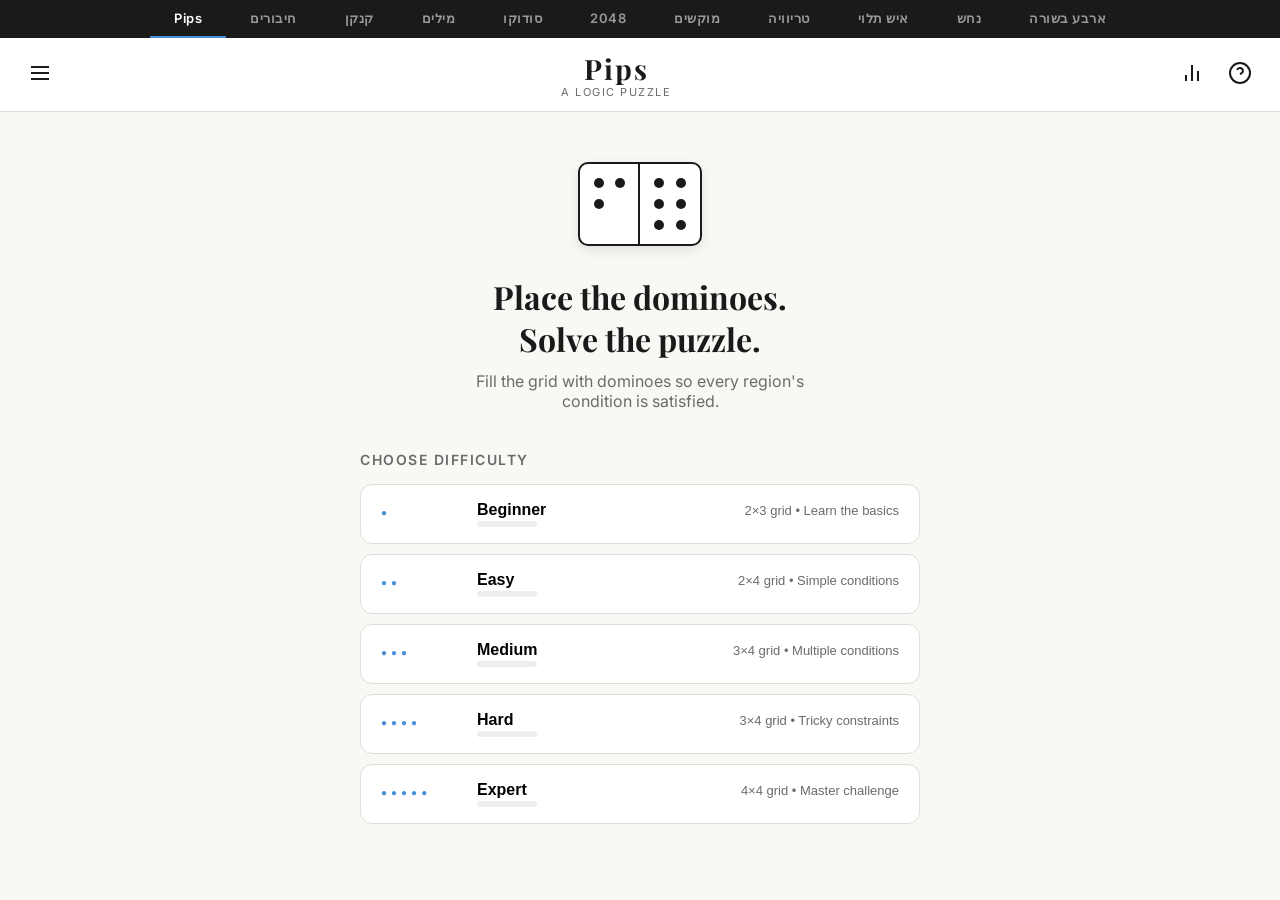
<file: index.html>
<!DOCTYPE html>
<html lang="en">
<head>
    <meta charset="UTF-8">
    <meta name="viewport" content="width=device-width, initial-scale=1.0">
    <title>Pips - Logic Puzzle Game</title>
    <link rel="stylesheet" href="css/style.css">
    <link href="https://fonts.googleapis.com/css2?family=Inter:wght@300;400;500;600;700;800&family=Playfair+Display:wght@700&display=swap" rel="stylesheet">
</head>
<body>
    <!-- Game Navigation -->
    <nav class="game-nav">
        <a href="index.html" class="game-nav-link active">Pips</a>
        <a href="connections.html" class="game-nav-link">חיבורים</a>
        <a href="kenken.html" class="game-nav-link">קנקן</a>
        <a href="wordle.html" class="game-nav-link">מילים</a>
        <a href="sudoku.html" class="game-nav-link">סודוקו</a>
        <a href="2048.html" class="game-nav-link">2048</a>
        <a href="memory.html" class="game-nav-link">מוקשים</a>
        <a href="trivia.html" class="game-nav-link">טריוויה</a>
        <a href="hangman.html" class="game-nav-link">איש תלוי</a>
        <a href="snake.html" class="game-nav-link">נחש</a>
        <a href="connect4.html" class="game-nav-link">ארבע בשורה</a>
    </nav>

    <div id="app">
        <!-- Header -->
        <header class="header">
            <div class="header-left">
                <button class="btn-icon" id="menuBtn" title="Menu">
                    <svg width="24" height="24" viewBox="0 0 24 24" fill="none" stroke="currentColor" stroke-width="2">
                        <line x1="3" y1="6" x2="21" y2="6"></line>
                        <line x1="3" y1="12" x2="21" y2="12"></line>
                        <line x1="3" y1="18" x2="21" y2="18"></line>
                    </svg>
                </button>
            </div>
            <div class="header-center">
                <h1 class="logo">Pips</h1>
                <p class="tagline">A Logic Puzzle</p>
            </div>
            <div class="header-right">
                <button class="btn-icon" id="statsBtn" title="Statistics">
                    <svg width="24" height="24" viewBox="0 0 24 24" fill="none" stroke="currentColor" stroke-width="2">
                        <path d="M18 20V10M12 20V4M6 20v-6"></path>
                    </svg>
                </button>
                <button class="btn-icon" id="helpBtn" title="How to Play">
                    <svg width="24" height="24" viewBox="0 0 24 24" fill="none" stroke="currentColor" stroke-width="2">
                        <circle cx="12" cy="12" r="10"></circle>
                        <path d="M9.09 9a3 3 0 0 1 5.83 1c0 2-3 3-3 3"></path>
                        <line x1="12" y1="17" x2="12.01" y2="17"></line>
                    </svg>
                </button>
            </div>
        </header>

        <!-- Home Screen -->
        <div id="homeScreen" class="screen active">
            <div class="home-hero">
                <div class="hero-domino">
                    <div class="hero-pip-half">
                        <span class="pip"></span><span class="pip"></span><span class="pip"></span>
                    </div>
                    <div class="hero-pip-half">
                        <span class="pip"></span><span class="pip"></span><span class="pip"></span>
                        <span class="pip"></span><span class="pip"></span><span class="pip"></span>
                    </div>
                </div>
                <h2 class="home-title">Place the dominoes.<br>Solve the puzzle.</h2>
                <p class="home-subtitle">Fill the grid with dominoes so every region's condition is satisfied.</p>
            </div>

            <div class="difficulty-selector">
                <h3 class="section-title">Choose Difficulty</h3>
                <div class="difficulty-cards">
                    <button class="difficulty-card" data-difficulty="beginner">
                        <div class="diff-icon">&#9679;</div>
                        <div class="diff-name">Beginner</div>
                        <div class="diff-desc">2×3 grid &bull; Learn the basics</div>
                        <div class="diff-progress"><span class="progress-fill" id="prog-beginner"></span></div>
                        <div class="diff-count" id="count-beginner">0/5</div>
                    </button>
                    <button class="difficulty-card" data-difficulty="easy">
                        <div class="diff-icon">&#9679;&#9679;</div>
                        <div class="diff-name">Easy</div>
                        <div class="diff-desc">2×4 grid &bull; Simple conditions</div>
                        <div class="diff-progress"><span class="progress-fill" id="prog-easy"></span></div>
                        <div class="diff-count" id="count-easy">0/5</div>
                    </button>
                    <button class="difficulty-card" data-difficulty="medium">
                        <div class="diff-icon">&#9679;&#9679;&#9679;</div>
                        <div class="diff-name">Medium</div>
                        <div class="diff-desc">3×4 grid &bull; Multiple conditions</div>
                        <div class="diff-progress"><span class="progress-fill" id="prog-medium"></span></div>
                        <div class="diff-count" id="count-medium">0/5</div>
                    </button>
                    <button class="difficulty-card" data-difficulty="hard">
                        <div class="diff-icon">&#9679;&#9679;&#9679;&#9679;</div>
                        <div class="diff-name">Hard</div>
                        <div class="diff-desc">3×4 grid &bull; Tricky constraints</div>
                        <div class="diff-progress"><span class="progress-fill" id="prog-hard"></span></div>
                        <div class="diff-count" id="count-hard">0/5</div>
                    </button>
                    <button class="difficulty-card" data-difficulty="expert">
                        <div class="diff-icon">&#9679;&#9679;&#9679;&#9679;&#9679;</div>
                        <div class="diff-name">Expert</div>
                        <div class="diff-desc">4×4 grid &bull; Master challenge</div>
                        <div class="diff-progress"><span class="progress-fill" id="prog-expert"></span></div>
                        <div class="diff-count" id="count-expert">0/5</div>
                    </button>
                </div>
            </div>

            <div class="stages-panel" id="stagesPanel">
                <h3 class="section-title" id="stagesTitle">Stages</h3>
                <div class="stages-grid" id="stagesGrid"></div>
                <button class="btn-back" id="backToHome">&larr; Back</button>
            </div>
        </div>

        <!-- Game Screen -->
        <div id="gameScreen" class="screen">
            <div class="game-toolbar">
                <button class="btn-back" id="backToStages">&larr; Back</button>
                <div class="game-info">
                    <span class="level-badge" id="levelBadge">Easy</span>
                    <span class="stage-label" id="stageLabel">Stage 1</span>
                </div>
                <div class="game-controls">
                    <div class="timer" id="timer">0:00</div>
                    <button class="btn-small" id="hintBtn" title="Hint">
                        <svg width="18" height="18" viewBox="0 0 24 24" fill="none" stroke="currentColor" stroke-width="2">
                            <path d="M9.663 17h4.673M12 3v1m6.364 1.636l-.707.707M21 12h-1M4 12H3m3.343-5.657l-.707-.707m2.828 9.9a5 5 0 117.072 0l-.548.547A3.374 3.374 0 0014 18.469V19a2 2 0 11-4 0v-.531c0-.895-.356-1.754-.988-2.386l-.548-.547z"></path>
                        </svg>
                        <span id="hintCount">3</span>
                    </button>
                    <button class="btn-small" id="resetBtn" title="Reset">
                        <svg width="18" height="18" viewBox="0 0 24 24" fill="none" stroke="currentColor" stroke-width="2">
                            <path d="M1 4v6h6M23 20v-6h-6"></path>
                            <path d="M20.49 9A9 9 0 005.64 5.64L1 10m22 4l-4.64 4.36A9 9 0 013.51 15"></path>
                        </svg>
                    </button>
                </div>
            </div>

            <div class="game-area">
                <div class="conditions-panel" id="conditionsPanel"></div>
                <div class="grid-container" id="gridContainer">
                    <div class="grid" id="grid"></div>
                </div>
                <div class="dominoes-tray" id="dominoesTray">
                    <h4 class="tray-title">Dominoes</h4>
                    <div class="tray-items" id="trayItems"></div>
                </div>
            </div>

            <div class="game-actions">
                <button class="btn-primary" id="checkBtn">Check Solution</button>
                <button class="btn-secondary" id="clearBtn">Clear All</button>
            </div>
        </div>

        <!-- Win Modal -->
        <div class="modal-overlay" id="winModal">
            <div class="modal win-modal">
                <div class="win-stars">
                    <span class="star" id="star1">&#9733;</span>
                    <span class="star" id="star2">&#9733;</span>
                    <span class="star" id="star3">&#9733;</span>
                </div>
                <h2 class="win-title">Puzzle Solved!</h2>
                <p class="win-time" id="winTime">Time: 0:00</p>
                <p class="win-hints" id="winHints">Hints used: 0</p>
                <div class="win-actions">
                    <button class="btn-primary" id="nextPuzzleBtn">Next Puzzle &rarr;</button>
                    <button class="btn-secondary" id="replayBtn">Replay</button>
                    <button class="btn-secondary" id="backHomeBtn">Home</button>
                </div>
            </div>
        </div>

        <!-- Help Modal -->
        <div class="modal-overlay" id="helpModal">
            <div class="modal help-modal">
                <button class="modal-close" id="closeHelp">&times;</button>
                <h2>How to Play</h2>
                <div class="help-content">
                    <div class="help-step">
                        <div class="help-num">1</div>
                        <div>
                            <h4>Look at the Grid</h4>
                            <p>The grid is divided into colored regions. Each region has a condition that must be satisfied.</p>
                        </div>
                    </div>
                    <div class="help-step">
                        <div class="help-num">2</div>
                        <div>
                            <h4>Place Dominoes</h4>
                            <p>Click a domino to select it, then click again to rotate. Click a cell on the grid to place it. Click a placed domino to remove it.</p>
                        </div>
                    </div>
                    <div class="help-step">
                        <div class="help-num">3</div>
                        <div>
                            <h4>Satisfy Conditions</h4>
                            <p>Every region's condition must be met by the pip values placed within it.</p>
                        </div>
                    </div>
                    <div class="help-section">
                        <h3>Conditions</h3>
                        <div class="condition-list">
                            <div class="cond-item"><span class="cond-symbol">=N</span> Sum of pips equals N</div>
                            <div class="cond-item"><span class="cond-symbol">==</span> All pips are equal</div>
                            <div class="cond-item"><span class="cond-symbol">&#8800;</span> All pips are different</div>
                            <div class="cond-item"><span class="cond-symbol">&lt;</span> Pips increase (left-to-right, top-to-bottom)</div>
                            <div class="cond-item"><span class="cond-symbol">&gt;</span> Pips decrease (left-to-right, top-to-bottom)</div>
                            <div class="cond-item"><span class="cond-symbol">Even</span> All pips are even numbers</div>
                            <div class="cond-item"><span class="cond-symbol">Odd</span> All pips are odd numbers</div>
                        </div>
                    </div>
                </div>
            </div>
        </div>

        <!-- Stats Modal -->
        <div class="modal-overlay" id="statsModal">
            <div class="modal stats-modal">
                <button class="modal-close" id="closeStats">&times;</button>
                <h2>Statistics</h2>
                <div class="stats-grid" id="statsContent">
                    <div class="stat-box">
                        <div class="stat-num" id="statSolved">0</div>
                        <div class="stat-label">Puzzles Solved</div>
                    </div>
                    <div class="stat-box">
                        <div class="stat-num" id="statStreak">0</div>
                        <div class="stat-label">Current Streak</div>
                    </div>
                    <div class="stat-box">
                        <div class="stat-num" id="statBest">-</div>
                        <div class="stat-label">Best Time</div>
                    </div>
                    <div class="stat-box">
                        <div class="stat-num" id="statStars">0</div>
                        <div class="stat-label">Total Stars</div>
                    </div>
                </div>
                <div class="stats-levels" id="statsLevels"></div>
            </div>
        </div>
    </div>

    <script src="js/puzzles.js"></script>
    <script src="js/app.js"></script>
</body>
</html>
</file>
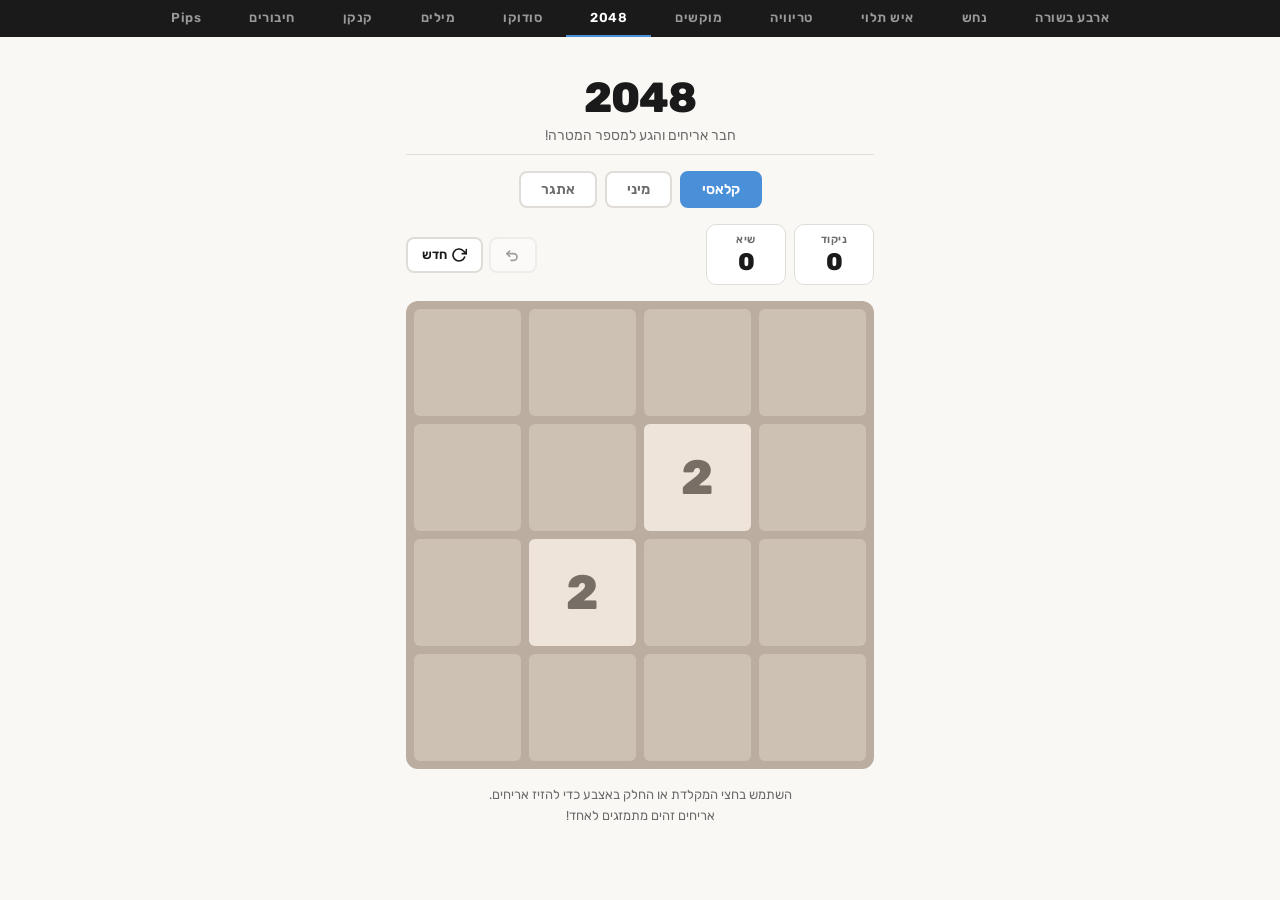
<file: 2048.html>
<!DOCTYPE html>
<html lang="he" dir="rtl">
<head>
    <meta charset="UTF-8">
    <meta name="viewport" content="width=device-width, initial-scale=1.0, user-scalable=no">
    <title>2048 - משחק מספרים</title>
    <link href="https://fonts.googleapis.com/css2?family=Rubik:wght@300;400;500;600;700;800&display=swap" rel="stylesheet">
    <style>
        *, *::before, *::after { box-sizing: border-box; margin: 0; padding: 0; }
        :root {
            --bg: #faf8f5; --surface: #ffffff; --text: #1a1a1a;
            --text-secondary: #6b6b6b; --accent: #4a90d9; --border: #e0ddd8;
            --error: #e74c3c; --success: #27ae60;
        }
        body { font-family: 'Rubik', sans-serif; background: var(--bg); color: var(--text); min-height: 100vh; overflow-x: hidden; }

        /* Nav */
        .game-nav { display: flex; justify-content: center; background: #1a1a1a; direction: ltr; flex-wrap: wrap; }
        .game-nav-link { color: #999; text-decoration: none; font-size: 13px; font-weight: 600; padding: 10px 24px; letter-spacing: 0.5px; transition: all 0.2s; border-bottom: 2px solid transparent; font-family: 'Rubik', sans-serif; }
        .game-nav-link:hover { color: #fff; }
        .game-nav-link.active { color: #fff; border-bottom-color: #4a90d9; }

        .container { max-width: 500px; margin: 0 auto; padding: 16px; }
        header { text-align: center; padding: 20px 0 10px; border-bottom: 1px solid var(--border); margin-bottom: 16px; }
        header h1 { font-size: 42px; font-weight: 800; letter-spacing: -1px; }
        header p { color: var(--text-secondary); font-size: 14px; margin-top: 4px; }

        /* Mode selector */
        .mode-selector { display: flex; gap: 8px; justify-content: center; margin-bottom: 16px; }
        .mode-btn { padding: 8px 20px; border: 2px solid var(--border); background: var(--surface); border-radius: 8px; font-family: 'Rubik', sans-serif; font-size: 14px; font-weight: 600; color: var(--text-secondary); cursor: pointer; transition: all 0.2s; }
        .mode-btn:hover { border-color: var(--accent); color: var(--accent); }
        .mode-btn.active { border-color: var(--accent); background: var(--accent); color: #fff; }

        /* Score area */
        .score-area { display: flex; justify-content: space-between; align-items: center; margin-bottom: 16px; gap: 8px; }
        .score-box { background: var(--surface); border: 1px solid var(--border); border-radius: 10px; padding: 8px 16px; text-align: center; min-width: 80px; }
        .score-label { font-size: 11px; font-weight: 600; color: var(--text-secondary); text-transform: uppercase; letter-spacing: 0.5px; }
        .score-value { font-size: 24px; font-weight: 800; color: var(--text); margin-top: 2px; }
        .btn-group { display: flex; gap: 6px; }
        .action-btn { padding: 8px 14px; border: 2px solid var(--border); background: var(--surface); border-radius: 8px; font-family: 'Rubik', sans-serif; font-size: 13px; font-weight: 600; color: var(--text); cursor: pointer; transition: all 0.2s; display: flex; align-items: center; gap: 4px; }
        .action-btn:hover { border-color: var(--accent); color: var(--accent); }
        .action-btn:disabled { opacity: 0.4; cursor: not-allowed; }
        .action-btn svg { width: 16px; height: 16px; }

        /* Grid */
        .grid-wrapper { position: relative; background: #bbada0; border-radius: 12px; margin: 0 auto; touch-action: none; }
        .grid-bg { display: grid; }
        .grid-cell { background: rgba(238,228,218,0.35); border-radius: 6px; aspect-ratio: 1; }
        .tiles-container { position: absolute; top: 8px; left: 8px; right: 8px; bottom: 8px; pointer-events: none; }
        .tile { position: absolute; border-radius: 6px; display: flex; align-items: center; justify-content: center; font-weight: 800; transition: top 0.12s ease, left 0.12s ease; z-index: 1; }
        .tile.merged { z-index: 2; }
        .tile.new { animation: tileAppear 0.2s ease; }
        .tile.merge-pop { animation: tilePop 0.2s ease; }

        @keyframes tileAppear {
            0% { transform: scale(0); opacity: 0; }
            100% { transform: scale(1); opacity: 1; }
        }
        @keyframes tilePop {
            0% { transform: scale(1); }
            50% { transform: scale(1.15); }
            100% { transform: scale(1); }
        }

        /* Tile colors */
        .tile-2 { background: #eee4da; color: #776e65; }
        .tile-4 { background: #ede0c8; color: #776e65; }
        .tile-8 { background: #f2b179; color: #f9f6f2; }
        .tile-16 { background: #f59563; color: #f9f6f2; }
        .tile-32 { background: #f67c5f; color: #f9f6f2; }
        .tile-64 { background: #f65e3b; color: #f9f6f2; }
        .tile-128 { background: #edcf72; color: #f9f6f2; }
        .tile-256 { background: #edcc61; color: #f9f6f2; }
        .tile-512 { background: #edc850; color: #f9f6f2; }
        .tile-1024 { background: #edc53f; color: #f9f6f2; }
        .tile-2048 { background: #edc22e; color: #f9f6f2; }
        .tile-super { background: #3c3a32; color: #f9f6f2; }

        /* Overlay */
        .game-overlay { position: absolute; inset: 0; background: rgba(250,248,245,0.85); border-radius: 12px; display: flex; flex-direction: column; align-items: center; justify-content: center; z-index: 10; opacity: 0; pointer-events: none; transition: opacity 0.3s; }
        .game-overlay.visible { opacity: 1; pointer-events: auto; }
        .overlay-title { font-size: 32px; font-weight: 800; margin-bottom: 8px; }
        .overlay-title.win { color: var(--accent); }
        .overlay-title.lose { color: var(--error); }
        .overlay-sub { font-size: 14px; color: var(--text-secondary); margin-bottom: 16px; }
        .overlay-btns { display: flex; gap: 8px; }
        .overlay-btn { padding: 10px 24px; border: none; border-radius: 8px; font-family: 'Rubik', sans-serif; font-size: 14px; font-weight: 600; cursor: pointer; transition: all 0.2s; }
        .overlay-btn.primary { background: var(--accent); color: #fff; }
        .overlay-btn.primary:hover { background: #3a7bc8; }
        .overlay-btn.secondary { background: var(--surface); border: 2px solid var(--border); color: var(--text); }
        .overlay-btn.secondary:hover { border-color: var(--accent); }

        /* Instructions */
        .instructions { text-align: center; margin-top: 16px; color: var(--text-secondary); font-size: 13px; line-height: 1.6; }

        @media (max-width: 480px) {
            .game-nav-link { padding: 10px 12px; font-size: 12px; }
            .container { padding: 10px; }
            header h1 { font-size: 32px; }
            .score-value { font-size: 20px; }
            .score-box { padding: 6px 10px; min-width: 60px; }
            .action-btn { padding: 6px 10px; font-size: 12px; }
            .grid-wrapper { border-radius: 10px; }
        }
    </style>
</head>
<body>
    <nav class="game-nav">
        <a href="index.html" class="game-nav-link">Pips</a>
        <a href="connections.html" class="game-nav-link">חיבורים</a>
        <a href="kenken.html" class="game-nav-link">קנקן</a>
        <a href="wordle.html" class="game-nav-link">מילים</a>
        <a href="sudoku.html" class="game-nav-link">סודוקו</a>
        <a href="2048.html" class="game-nav-link active">2048</a>
        <a href="memory.html" class="game-nav-link">מוקשים</a>
        <a href="trivia.html" class="game-nav-link">טריוויה</a>
        <a href="hangman.html" class="game-nav-link">איש תלוי</a>
        <a href="snake.html" class="game-nav-link">נחש</a>
        <a href="connect4.html" class="game-nav-link">ארבע בשורה</a>
    </nav>

    <div class="container">
        <header>
            <h1>2048</h1>
            <p>חבר אריחים והגע למספר המטרה!</p>
        </header>

        <div class="mode-selector">
            <button class="mode-btn active" data-mode="classic">קלאסי</button>
            <button class="mode-btn" data-mode="mini">מיני</button>
            <button class="mode-btn" data-mode="challenge">אתגר</button>
        </div>

        <div class="score-area">
            <div style="display:flex;gap:8px;">
                <div class="score-box">
                    <div class="score-label">ניקוד</div>
                    <div class="score-value" id="score">0</div>
                </div>
                <div class="score-box">
                    <div class="score-label">שיא</div>
                    <div class="score-value" id="best">0</div>
                </div>
            </div>
            <div class="btn-group">
                <button class="action-btn" id="undoBtn" title="ביטול" disabled>
                    <svg viewBox="0 0 24 24" fill="none" stroke="currentColor" stroke-width="2.5" stroke-linecap="round" stroke-linejoin="round"><path d="M3 10h10a5 5 0 0 1 0 10H9"/><polyline points="7 14 3 10 7 6"/></svg>
                </button>
                <button class="action-btn" id="newGameBtn" title="משחק חדש">
                    <svg viewBox="0 0 24 24" fill="none" stroke="currentColor" stroke-width="2.5" stroke-linecap="round" stroke-linejoin="round"><polyline points="23 4 23 10 17 10"/><path d="M20.49 15a9 9 0 1 1-2.12-9.36L23 10"/></svg>
                    חדש
                </button>
            </div>
        </div>

        <div class="grid-wrapper" id="gridWrapper">
            <div class="grid-bg" id="gridBg"></div>
            <div class="tiles-container" id="tilesContainer"></div>
            <div class="game-overlay" id="overlay">
                <div class="overlay-title" id="overlayTitle"></div>
                <div class="overlay-sub" id="overlaySub"></div>
                <div class="overlay-btns" id="overlayBtns"></div>
            </div>
        </div>

        <div class="instructions">
            השתמש בחצי המקלדת או החלק באצבע כדי להזיז אריחים.<br>
            אריחים זהים מתמזגים לאחד!
        </div>
    </div>

<script>
(function() {
    'use strict';

    const MODES = {
        classic: { size: 4, target: 2048, label: 'קלאסי' },
        mini:    { size: 3, target: 256,  label: 'מיני' },
        challenge: { size: 5, target: 4096, label: 'אתגר' }
    };

    let mode = 'classic';
    let size = 4;
    let target = 2048;
    let grid = [];
    let score = 0;
    let best = 0;
    let won = false;
    let keepPlaying = false;
    let gameOver = false;
    let prevState = null; // for undo

    const $ = id => document.getElementById(id);
    const gridBg = $('gridBg');
    const tilesContainer = $('tilesContainer');
    const scoreEl = $('score');
    const bestEl = $('best');
    const overlay = $('overlay');
    const overlayTitle = $('overlayTitle');
    const overlaySub = $('overlaySub');
    const overlayBtns = $('overlayBtns');
    const undoBtn = $('undoBtn');
    const newGameBtn = $('newGameBtn');

    function bestKey() { return '2048_best_' + mode; }

    function loadBest() {
        best = parseInt(localStorage.getItem(bestKey()) || '0', 10);
        bestEl.textContent = best;
    }

    function saveBest() {
        if (score > best) {
            best = score;
            localStorage.setItem(bestKey(), best);
            bestEl.textContent = best;
        }
    }

    function getGap() { return size >= 5 ? 6 : 8; }
    function getPad() { return size >= 5 ? 6 : 8; }

    function buildBackground() {
        const gap = getGap();
        const pad = getPad();
        const wrapper = $('gridWrapper');
        wrapper.style.padding = pad + 'px';
        gridBg.innerHTML = '';
        gridBg.style.gridTemplateColumns = `repeat(${size}, 1fr)`;
        gridBg.style.gap = gap + 'px';
        const tc = $('tilesContainer');
        tc.style.top = pad + 'px';
        tc.style.left = pad + 'px';
        tc.style.right = pad + 'px';
        tc.style.bottom = pad + 'px';
        for (let i = 0; i < size * size; i++) {
            const cell = document.createElement('div');
            cell.className = 'grid-cell';
            gridBg.appendChild(cell);
        }
    }

    function cellSize() {
        const wrapper = $('gridWrapper');
        const gap = getGap();
        const pad = getPad();
        const total = wrapper.clientWidth - pad * 2;
        return (total - gap * (size - 1)) / size;
    }

    function tilePos(row, col) {
        const gap = getGap();
        const cs = cellSize();
        return {
            top: row * (cs + gap),
            left: col * (cs + gap)
        };
    }

    function tileFontSize(value) {
        const cs = cellSize();
        if (value < 100) return Math.floor(cs * 0.45) + 'px';
        if (value < 1000) return Math.floor(cs * 0.38) + 'px';
        if (value < 10000) return Math.floor(cs * 0.3) + 'px';
        return Math.floor(cs * 0.24) + 'px';
    }

    function tileClass(value) {
        if (value <= 2048) return 'tile-' + value;
        return 'tile-super';
    }

    function createTileEl(value, row, col, anim) {
        const el = document.createElement('div');
        const cs = cellSize();
        const pos = tilePos(row, col);
        el.className = 'tile ' + tileClass(value) + (anim ? ' ' + anim : '');
        el.style.width = cs + 'px';
        el.style.height = cs + 'px';
        el.style.top = pos.top + 'px';
        el.style.left = pos.left + 'px';
        el.style.fontSize = tileFontSize(value);
        el.textContent = value;
        return el;
    }

    function renderTiles(newTiles, mergedTiles) {
        tilesContainer.innerHTML = '';
        for (let r = 0; r < size; r++) {
            for (let c = 0; c < size; c++) {
                if (grid[r][c] !== 0) {
                    let anim = '';
                    if (newTiles && newTiles.some(t => t[0] === r && t[1] === c)) anim = 'new';
                    if (mergedTiles && mergedTiles.some(t => t[0] === r && t[1] === c)) anim = 'merge-pop';
                    tilesContainer.appendChild(createTileEl(grid[r][c], r, c, anim));
                }
            }
        }
    }

    function emptySpots() {
        const spots = [];
        for (let r = 0; r < size; r++)
            for (let c = 0; c < size; c++)
                if (grid[r][c] === 0) spots.push([r, c]);
        return spots;
    }

    function addRandom() {
        const spots = emptySpots();
        if (spots.length === 0) return null;
        const [r, c] = spots[Math.floor(Math.random() * spots.length)];
        grid[r][c] = Math.random() < 0.9 ? 2 : 4;
        return [r, c];
    }

    function cloneGrid() { return grid.map(row => [...row]); }

    function saveUndo() {
        prevState = { grid: cloneGrid(), score };
        undoBtn.disabled = false;
    }

    function undo() {
        if (!prevState) return;
        grid = prevState.grid;
        score = prevState.score;
        scoreEl.textContent = score;
        prevState = null;
        undoBtn.disabled = true;
        gameOver = false;
        hideOverlay();
        renderTiles();
    }

    function slideLine(line) {
        let filtered = line.filter(v => v !== 0);
        let merged = [];
        let pts = 0;
        for (let i = 0; i < filtered.length; i++) {
            if (i + 1 < filtered.length && filtered[i] === filtered[i + 1]) {
                const val = filtered[i] * 2;
                merged.push(val);
                pts += val;
                i++;
            } else {
                merged.push(filtered[i]);
            }
        }
        while (merged.length < size) merged.push(0);
        return { result: merged, points: pts };
    }

    function move(dir) {
        if (gameOver) return false;

        saveUndo();
        let moved = false;
        let totalPts = 0;
        let mergedPositions = [];

        if (dir === 'left' || dir === 'right') {
            for (let r = 0; r < size; r++) {
                let line = [...grid[r]];
                if (dir === 'right') line.reverse();
                const { result, points } = slideLine(line);
                if (dir === 'right') result.reverse();
                totalPts += points;
                for (let c = 0; c < size; c++) {
                    if (grid[r][c] !== result[c]) moved = true;
                    grid[r][c] = result[c];
                }
            }
        } else {
            for (let c = 0; c < size; c++) {
                let line = [];
                for (let r = 0; r < size; r++) line.push(grid[r][c]);
                if (dir === 'down') line.reverse();
                const { result, points } = slideLine(line);
                if (dir === 'down') result.reverse();
                totalPts += points;
                for (let r = 0; r < size; r++) {
                    if (grid[r][c] !== result[r]) moved = true;
                    grid[r][c] = result[r];
                }
            }
        }

        if (!moved) {
            prevState = null;
            undoBtn.disabled = true;
            return false;
        }

        score += totalPts;
        scoreEl.textContent = score;
        saveBest();

        // Detect merged tiles for animation
        const oldGrid = prevState.grid;
        mergedPositions = [];
        for (let r = 0; r < size; r++) {
            for (let c = 0; c < size; c++) {
                if (grid[r][c] !== 0 && grid[r][c] !== oldGrid[r][c] && oldGrid[r][c] !== 0) {
                    mergedPositions.push([r, c]);
                }
            }
        }

        const newTile = addRandom();
        const newTiles = newTile ? [newTile] : [];

        renderTiles(newTiles, mergedPositions);

        // Win check
        if (!won && !keepPlaying) {
            for (let r = 0; r < size; r++) {
                for (let c = 0; c < size; c++) {
                    if (grid[r][c] === target) {
                        won = true;
                        showWin();
                        return true;
                    }
                }
            }
        }

        // Game over check
        if (isGameOver()) {
            gameOver = true;
            setTimeout(() => showLose(), 300);
        }

        return true;
    }

    function isGameOver() {
        for (let r = 0; r < size; r++)
            for (let c = 0; c < size; c++) {
                if (grid[r][c] === 0) return false;
                if (c + 1 < size && grid[r][c] === grid[r][c + 1]) return false;
                if (r + 1 < size && grid[r][c] === grid[r + 1][c]) return false;
            }
        return true;
    }

    function showOverlay() { overlay.classList.add('visible'); }
    function hideOverlay() { overlay.classList.remove('visible'); }

    function showWin() {
        overlayTitle.textContent = 'ניצחת!';
        overlayTitle.className = 'overlay-title win';
        overlaySub.textContent = `הגעת ל-${target}! כל הכבוד!`;
        overlayBtns.innerHTML = '';
        const btnContinue = document.createElement('button');
        btnContinue.className = 'overlay-btn primary';
        btnContinue.textContent = 'להמשיך לשחק';
        btnContinue.onclick = () => { keepPlaying = true; hideOverlay(); };
        const btnNew = document.createElement('button');
        btnNew.className = 'overlay-btn secondary';
        btnNew.textContent = 'משחק חדש';
        btnNew.onclick = () => initGame();
        overlayBtns.appendChild(btnContinue);
        overlayBtns.appendChild(btnNew);
        showOverlay();
    }

    function showLose() {
        overlayTitle.textContent = 'המשחק נגמר!';
        overlayTitle.className = 'overlay-title lose';
        overlaySub.textContent = `ניקוד סופי: ${score}`;
        overlayBtns.innerHTML = '';
        const btnUndo = document.createElement('button');
        btnUndo.className = 'overlay-btn secondary';
        btnUndo.textContent = 'ביטול';
        btnUndo.onclick = () => undo();
        const btnNew = document.createElement('button');
        btnNew.className = 'overlay-btn primary';
        btnNew.textContent = 'משחק חדש';
        btnNew.onclick = () => initGame();
        overlayBtns.appendChild(btnUndo);
        overlayBtns.appendChild(btnNew);
        showOverlay();
    }

    function initGame() {
        const m = MODES[mode];
        size = m.size;
        target = m.target;
        grid = [];
        for (let r = 0; r < size; r++) {
            grid.push(new Array(size).fill(0));
        }
        score = 0;
        won = false;
        keepPlaying = false;
        gameOver = false;
        prevState = null;
        undoBtn.disabled = true;
        scoreEl.textContent = '0';
        loadBest();
        hideOverlay();
        buildBackground();
        addRandom();
        addRandom();
        const initTiles = [];
        for (let r = 0; r < size; r++)
            for (let c = 0; c < size; c++)
                if (grid[r][c] !== 0) initTiles.push([r, c]);
        renderTiles(initTiles, []);
    }

    // Mode buttons
    document.querySelectorAll('.mode-btn').forEach(btn => {
        btn.addEventListener('click', () => {
            document.querySelectorAll('.mode-btn').forEach(b => b.classList.remove('active'));
            btn.classList.add('active');
            mode = btn.dataset.mode;
            initGame();
        });
    });

    // Keyboard
    document.addEventListener('keydown', e => {
        const map = { ArrowLeft: 'left', ArrowRight: 'right', ArrowUp: 'up', ArrowDown: 'down' };
        if (map[e.key]) {
            e.preventDefault();
            move(map[e.key]);
        }
    });

    // Touch / swipe
    let touchStartX = 0, touchStartY = 0;
    const wrapper = $('gridWrapper');

    wrapper.addEventListener('touchstart', e => {
        touchStartX = e.touches[0].clientX;
        touchStartY = e.touches[0].clientY;
    }, { passive: true });

    wrapper.addEventListener('touchend', e => {
        const dx = e.changedTouches[0].clientX - touchStartX;
        const dy = e.changedTouches[0].clientY - touchStartY;
        const absDx = Math.abs(dx);
        const absDy = Math.abs(dy);
        if (Math.max(absDx, absDy) < 20) return;
        if (absDx > absDy) {
            move(dx > 0 ? 'right' : 'left');
        } else {
            move(dy > 0 ? 'down' : 'up');
        }
    }, { passive: true });

    // Buttons
    undoBtn.addEventListener('click', undo);
    newGameBtn.addEventListener('click', () => initGame());

    // Resize handler
    let resizeTimer;
    window.addEventListener('resize', () => {
        clearTimeout(resizeTimer);
        resizeTimer = setTimeout(() => renderTiles(), 100);
    });

    // Start
    initGame();
})();
</script>
</body>
</html>
</file>
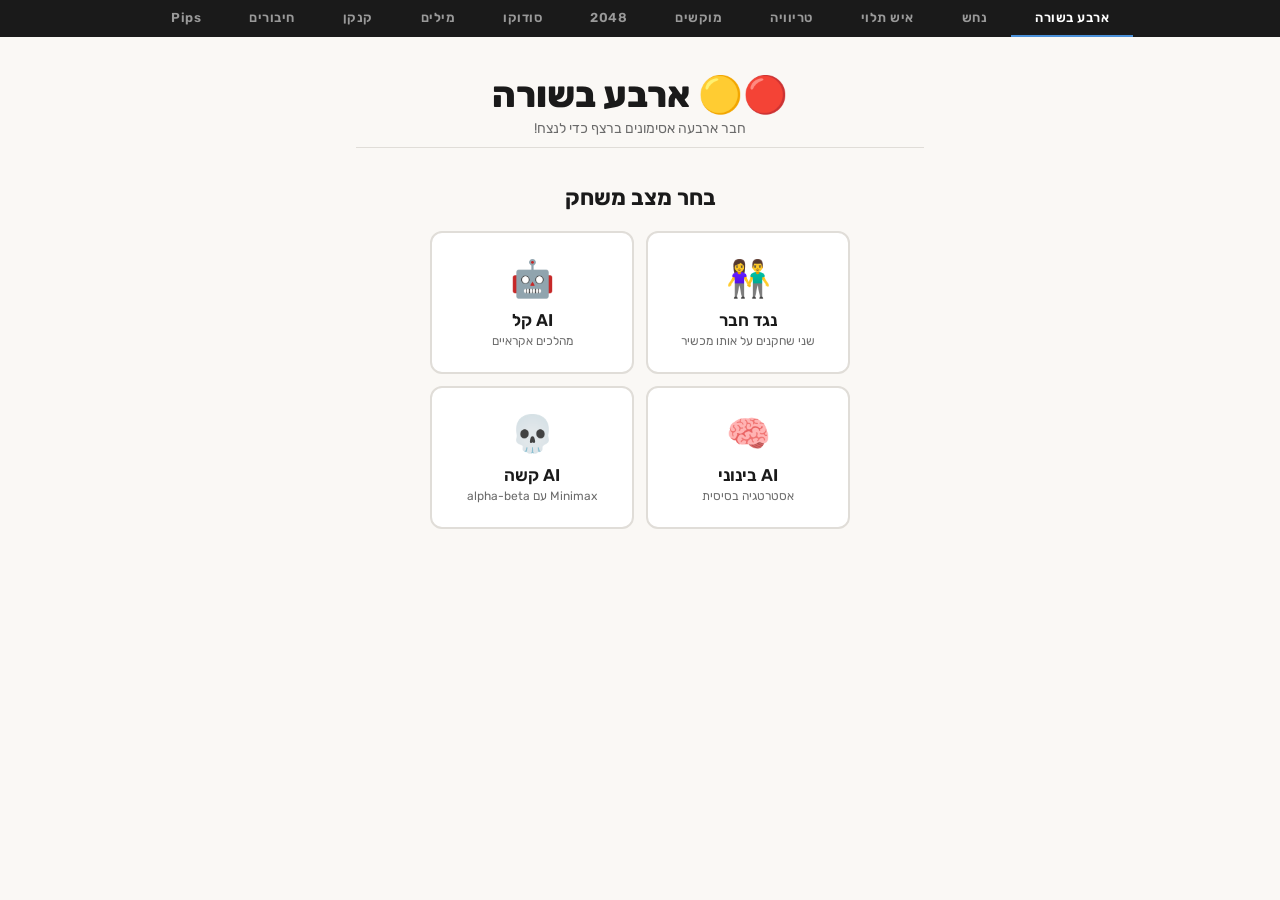
<file: connect4.html>
<!DOCTYPE html>
<html lang="he" dir="rtl">
<head>
    <meta charset="UTF-8">
    <meta name="viewport" content="width=device-width, initial-scale=1.0">
    <title>ארבע בשורה - Connect 4</title>
    <link href="https://fonts.googleapis.com/css2?family=Rubik:wght@300;400;500;600;700;800&display=swap" rel="stylesheet">
    <style>
        *, *::before, *::after { box-sizing: border-box; margin: 0; padding: 0; }
        :root {
            --bg: #faf8f5; --surface: #ffffff; --text: #1a1a1a;
            --text-secondary: #6b6b6b; --accent: #4a90d9; --border: #e0ddd8;
            --board-blue: #2155a8; --board-blue-dark: #1a4488;
            --red: #e74c3c; --yellow: #f1c40f;
            --red-light: rgba(231, 76, 60, 0.35); --yellow-light: rgba(241, 196, 15, 0.35);
        }
        body { font-family: 'Rubik', sans-serif; background: var(--bg); color: var(--text); min-height: 100vh; overflow-x: hidden; }

        /* Nav */
        .game-nav { display: flex; justify-content: center; background: #1a1a1a; direction: ltr; flex-wrap: wrap; }
        .game-nav-link { color: #999; text-decoration: none; font-size: 13px; font-weight: 600; padding: 10px 24px; letter-spacing: 0.5px; transition: all 0.2s; border-bottom: 2px solid transparent; font-family: 'Rubik', sans-serif; white-space: nowrap; }
        .game-nav-link:hover { color: #fff; }
        .game-nav-link.active { color: #fff; border-bottom-color: #4a90d9; }

        .container { max-width: 600px; margin: 0 auto; padding: 16px; }
        header { text-align: center; padding: 20px 0 10px; border-bottom: 1px solid var(--border); margin-bottom: 16px; }
        header h1 { font-size: 36px; font-weight: 800; }
        header p { color: var(--text-secondary); font-size: 14px; margin-top: 4px; }

        .hidden { display: none !important; }

        /* Home Screen */
        .home-screen { text-align: center; padding-top: 20px; }
        .home-screen h2 { font-size: 22px; margin-bottom: 20px; font-weight: 700; }
        .mode-cards { display: grid; grid-template-columns: 1fr 1fr; gap: 12px; max-width: 420px; margin: 0 auto; }
        .mode-card {
            background: var(--surface); border: 2px solid var(--border); border-radius: 12px;
            padding: 24px 16px; cursor: pointer; transition: all 0.2s; text-align: center;
        }
        .mode-card:hover { border-color: var(--accent); transform: translateY(-2px); box-shadow: 0 4px 12px rgba(0,0,0,0.08); }
        .mode-card .mode-icon { font-size: 36px; margin-bottom: 10px; }
        .mode-card h3 { font-size: 17px; margin-bottom: 4px; font-weight: 600; }
        .mode-card p { color: var(--text-secondary); font-size: 12px; }

        /* Game Screen */
        .game-screen { display: none; }
        .game-screen.active { display: block; }

        .toolbar { display: flex; justify-content: space-between; align-items: center; margin-bottom: 12px; flex-wrap: wrap; gap: 8px; }
        .toolbar-right { display: flex; align-items: center; gap: 10px; }

        .back-btn, .action-btn {
            background: none; border: 2px solid var(--border); border-radius: 8px;
            font-size: 13px; cursor: pointer; font-family: 'Rubik', sans-serif; font-weight: 600;
            color: var(--text); padding: 6px 14px; transition: all 0.2s;
        }
        .back-btn:hover, .action-btn:hover { border-color: var(--accent); color: var(--accent); }

        .scoreboard {
            display: flex; justify-content: center; align-items: center; gap: 24px;
            margin-bottom: 16px; padding: 12px; background: var(--surface); border-radius: 12px;
            border: 1px solid var(--border);
        }
        .score-item { text-align: center; min-width: 80px; }
        .score-item .label { font-size: 12px; color: var(--text-secondary); margin-bottom: 2px; }
        .score-item .value { font-size: 28px; font-weight: 800; }
        .score-item.red .value { color: var(--red); }
        .score-item.yellow .value { color: #d4a800; }
        .score-divider { width: 1px; height: 40px; background: var(--border); }

        .turn-indicator {
            text-align: center; margin-bottom: 12px; font-size: 16px; font-weight: 600;
            padding: 8px; border-radius: 8px; transition: all 0.3s;
        }
        .turn-indicator.red-turn { background: rgba(231, 76, 60, 0.1); color: var(--red); }
        .turn-indicator.yellow-turn { background: rgba(241, 196, 15, 0.15); color: #b8960a; }

        /* Board */
        .board-area { display: flex; flex-direction: column; align-items: center; }

        .hover-row {
            display: grid; grid-template-columns: repeat(7, 1fr); gap: 6px;
            width: calc(7 * 60px + 6 * 6px + 24px); padding: 0 12px;
            height: 50px; margin-bottom: 4px;
        }
        .hover-cell {
            display: flex; align-items: center; justify-content: center;
            border-radius: 50%; transition: opacity 0.15s;
        }
        .hover-disc {
            width: 44px; height: 44px; border-radius: 50%; opacity: 0; transition: opacity 0.15s;
        }
        .hover-disc.visible { opacity: 0.5; }
        .hover-disc.red { background: var(--red); }
        .hover-disc.yellow { background: var(--yellow); }

        .board {
            background: var(--board-blue);
            border-radius: 12px; padding: 12px;
            display: grid; grid-template-columns: repeat(7, 1fr);
            gap: 6px; box-shadow: 0 8px 32px rgba(33, 85, 168, 0.3);
            direction: ltr;
        }
        .cell {
            width: 60px; height: 60px; border-radius: 50%;
            background: var(--bg); cursor: pointer;
            position: relative; transition: background 0.1s;
            overflow: hidden;
        }
        .cell:hover { background: #eee; }
        .cell .disc {
            position: absolute; top: 0; left: 0; width: 100%; height: 100%;
            border-radius: 50%; transform: translateY(-500px);
            transition: none;
        }
        .disc.red { background: radial-gradient(circle at 35% 35%, #ff6b5a, var(--red), #c0392b); box-shadow: inset 0 -3px 6px rgba(0,0,0,0.2); }
        .disc.yellow { background: radial-gradient(circle at 35% 35%, #ffe66d, var(--yellow), #d4a800); box-shadow: inset 0 -3px 6px rgba(0,0,0,0.15); }

        .disc.drop {
            animation: dropDisc var(--drop-duration, 0.4s) cubic-bezier(0.25, 0.1, 0.25, 1.3) forwards;
        }
        @keyframes dropDisc {
            0% { transform: translateY(-500px); }
            100% { transform: translateY(0); }
        }

        .disc.win-pulse {
            animation: pulse 0.8s ease-in-out infinite;
        }
        @keyframes pulse {
            0%, 100% { transform: scale(1); box-shadow: inset 0 -3px 6px rgba(0,0,0,0.2); }
            50% { transform: scale(1.08); box-shadow: inset 0 -3px 6px rgba(0,0,0,0.2), 0 0 16px rgba(255,255,255,0.6); }
        }

        /* Modal */
        .modal-overlay {
            display: none; position: fixed; top: 0; left: 0; width: 100%; height: 100%;
            background: rgba(0,0,0,0.5); z-index: 100; justify-content: center; align-items: center;
            backdrop-filter: blur(4px);
        }
        .modal-overlay.active { display: flex; }
        .modal {
            background: var(--surface); border-radius: 16px; padding: 32px 40px;
            text-align: center; max-width: 360px; width: 90%;
            box-shadow: 0 20px 60px rgba(0,0,0,0.3); animation: modalIn 0.3s ease;
        }
        @keyframes modalIn {
            from { transform: scale(0.8); opacity: 0; }
            to { transform: scale(1); opacity: 1; }
        }
        .modal .result-icon { font-size: 56px; margin-bottom: 12px; }
        .modal h2 { font-size: 24px; font-weight: 800; margin-bottom: 6px; }
        .modal p { color: var(--text-secondary); font-size: 14px; margin-bottom: 20px; }
        .modal-buttons { display: flex; gap: 10px; justify-content: center; }
        .modal-btn {
            padding: 10px 24px; border-radius: 10px; font-size: 14px; font-weight: 600;
            cursor: pointer; font-family: 'Rubik', sans-serif; border: 2px solid var(--border);
            background: var(--surface); color: var(--text); transition: all 0.2s;
        }
        .modal-btn:hover { border-color: var(--accent); color: var(--accent); }
        .modal-btn.primary { background: var(--accent); color: #fff; border-color: var(--accent); }
        .modal-btn.primary:hover { background: #3a7bc8; }

        /* Responsive */
        @media (max-width: 520px) {
            .cell { width: 44px; height: 44px; }
            .hover-row { width: calc(7 * 44px + 6 * 6px + 24px); height: 40px; }
            .hover-disc { width: 34px; height: 34px; }
            .board { padding: 8px; gap: 4px; }
            .hover-row { gap: 4px; padding: 0 8px; }
            .mode-cards { grid-template-columns: 1fr; }
            .game-nav-link { padding: 10px 14px; font-size: 11px; }
        }
    </style>
</head>
<body>

<nav class="game-nav">
    <a href="index.html" class="game-nav-link">Pips</a>
    <a href="connections.html" class="game-nav-link">חיבורים</a>
    <a href="kenken.html" class="game-nav-link">קנקן</a>
    <a href="wordle.html" class="game-nav-link">מילים</a>
    <a href="sudoku.html" class="game-nav-link">סודוקו</a>
    <a href="2048.html" class="game-nav-link">2048</a>
    <a href="memory.html" class="game-nav-link">מוקשים</a>
    <a href="trivia.html" class="game-nav-link">טריוויה</a>
    <a href="hangman.html" class="game-nav-link">איש תלוי</a>
    <a href="snake.html" class="game-nav-link">נחש</a>
    <a href="connect4.html" class="game-nav-link active">ארבע בשורה</a>
</nav>

<div class="container">
    <header>
        <h1>🔴🟡 ארבע בשורה</h1>
        <p>חבר ארבעה אסימונים ברצף כדי לנצח!</p>
    </header>

    <!-- Home Screen -->
    <div id="homeScreen" class="home-screen">
        <h2>בחר מצב משחק</h2>
        <div class="mode-cards">
            <div class="mode-card" onclick="startGame('friend')">
                <div class="mode-icon">👫</div>
                <h3>נגד חבר</h3>
                <p>שני שחקנים על אותו מכשיר</p>
            </div>
            <div class="mode-card" onclick="startGame('easy')">
                <div class="mode-icon">🤖</div>
                <h3>AI קל</h3>
                <p>מהלכים אקראיים</p>
            </div>
            <div class="mode-card" onclick="startGame('medium')">
                <div class="mode-icon">🧠</div>
                <h3>AI בינוני</h3>
                <p>אסטרטגיה בסיסית</p>
            </div>
            <div class="mode-card" onclick="startGame('hard')">
                <div class="mode-icon">💀</div>
                <h3>AI קשה</h3>
                <p>Minimax עם alpha-beta</p>
            </div>
        </div>
    </div>

    <!-- Game Screen -->
    <div id="gameScreen" class="game-screen">
        <div class="toolbar">
            <button class="back-btn" onclick="goHome()">→ חזרה</button>
            <div class="toolbar-right">
                <button class="action-btn" onclick="resetScores()">אפס ניקוד</button>
                <button class="action-btn" onclick="newGame()">משחק חדש</button>
            </div>
        </div>

        <div class="scoreboard">
            <div class="score-item red">
                <div class="label" id="p1Label">שחקן 1 🔴</div>
                <div class="value" id="p1Score">0</div>
            </div>
            <div class="score-divider"></div>
            <div class="score-item yellow">
                <div class="label" id="p2Label">שחקן 2 🟡</div>
                <div class="value" id="p2Score">0</div>
            </div>
        </div>

        <div class="turn-indicator red-turn" id="turnIndicator">תור שחקן 1 🔴</div>

        <div class="board-area">
            <div class="hover-row" id="hoverRow"></div>
            <div class="board" id="board"></div>
        </div>
    </div>
</div>

<!-- Modal -->
<div class="modal-overlay" id="modalOverlay">
    <div class="modal">
        <div class="result-icon" id="modalIcon">🎉</div>
        <h2 id="modalTitle">ניצחון!</h2>
        <p id="modalText">שחקן 1 ניצח!</p>
        <div class="modal-buttons">
            <button class="modal-btn" onclick="goHome()">תפריט ראשי</button>
            <button class="modal-btn primary" onclick="newGame(); closeModal();">משחק חדש</button>
        </div>
    </div>
</div>

<script>
const ROWS = 6, COLS = 7;
let board, currentPlayer, gameOver, gameMode, scores, animating;

function init() {
    board = Array.from({length: ROWS}, () => Array(COLS).fill(0));
    currentPlayer = 1;
    gameOver = false;
    animating = false;
    renderBoard();
    renderHoverRow();
    updateTurnIndicator();
}

function startGame(mode) {
    gameMode = mode;
    scores = scores || {1: 0, 2: 0};
    document.getElementById('homeScreen').classList.add('hidden');
    const gs = document.getElementById('gameScreen');
    gs.classList.add('active');
    gs.style.display = 'block';

    const isAI = mode !== 'friend';
    document.getElementById('p1Label').textContent = 'שחקן 1 🔴';
    document.getElementById('p2Label').textContent = isAI ? 'מחשב 🟡' : 'שחקן 2 🟡';
    document.getElementById('p1Score').textContent = scores[1];
    document.getElementById('p2Score').textContent = scores[2];
    init();
}

function goHome() {
    closeModal();
    document.getElementById('homeScreen').classList.remove('hidden');
    const gs = document.getElementById('gameScreen');
    gs.classList.remove('active');
    gs.style.display = 'none';
}

function newGame() { init(); }

function resetScores() {
    scores = {1: 0, 2: 0};
    document.getElementById('p1Score').textContent = '0';
    document.getElementById('p2Score').textContent = '0';
}

function renderBoard() {
    const el = document.getElementById('board');
    el.innerHTML = '';
    for (let r = 0; r < ROWS; r++) {
        for (let c = 0; c < COLS; c++) {
            const cell = document.createElement('div');
            cell.className = 'cell';
            cell.dataset.row = r;
            cell.dataset.col = c;
            cell.addEventListener('click', () => onCellClick(c));
            cell.addEventListener('mouseenter', () => showHover(c));
            cell.addEventListener('mouseleave', hideHover);
            el.appendChild(cell);
        }
    }
}

function renderHoverRow() {
    const el = document.getElementById('hoverRow');
    el.innerHTML = '';
    for (let c = 0; c < COLS; c++) {
        const cell = document.createElement('div');
        cell.className = 'hover-cell';
        const disc = document.createElement('div');
        disc.className = 'hover-disc';
        disc.id = 'hover-' + c;
        cell.appendChild(disc);
        cell.addEventListener('mouseenter', () => showHover(c));
        cell.addEventListener('mouseleave', hideHover);
        cell.addEventListener('click', () => onCellClick(c));
        el.appendChild(cell);
    }
}

function showHover(col) {
    if (gameOver || animating) return;
    hideHover();
    const el = document.getElementById('hover-' + col);
    if (!el) return;
    if (getAvailableRow(col) === -1) return;
    el.className = 'hover-disc visible ' + (currentPlayer === 1 ? 'red' : 'yellow');
}

function hideHover() {
    for (let c = 0; c < COLS; c++) {
        const el = document.getElementById('hover-' + c);
        if (el) el.className = 'hover-disc';
    }
}

function getAvailableRow(col) {
    for (let r = ROWS - 1; r >= 0; r--) {
        if (board[r][col] === 0) return r;
    }
    return -1;
}

function onCellClick(col) {
    if (gameOver || animating) return;
    if (gameMode !== 'friend' && currentPlayer === 2) return;
    dropDisc(col);
}

function dropDisc(col) {
    const row = getAvailableRow(col);
    if (row === -1) return false;

    board[row][col] = currentPlayer;
    animating = true;
    hideHover();

    const cellIndex = row * COLS + col;
    const cell = document.getElementById('board').children[cellIndex];
    const disc = document.createElement('div');
    disc.className = 'disc ' + (currentPlayer === 1 ? 'red' : 'yellow');

    const duration = 0.15 + row * 0.06;
    disc.style.setProperty('--drop-duration', duration + 's');

    requestAnimationFrame(() => {
        disc.classList.add('drop');
        cell.appendChild(disc);
    });

    setTimeout(() => {
        animating = false;
        const winCells = checkWin(row, col, currentPlayer);
        if (winCells) {
            gameOver = true;
            highlightWin(winCells);
            scores[currentPlayer]++;
            document.getElementById('p1Score').textContent = scores[1];
            document.getElementById('p2Score').textContent = scores[2];
            const winner = currentPlayer === 1 ? 'שחקן 1 🔴' : (gameMode === 'friend' ? 'שחקן 2 🟡' : 'המחשב 🟡');
            showModal('🎉', 'ניצחון!', winner + ' ניצח!');
            return;
        }
        if (isBoardFull()) {
            gameOver = true;
            showModal('🤝', 'תיקו!', 'הלוח מלא - אין מנצח');
            return;
        }
        currentPlayer = currentPlayer === 1 ? 2 : 1;
        updateTurnIndicator();

        if (gameMode !== 'friend' && currentPlayer === 2) {
            setTimeout(aiMove, 350);
        }
    }, duration * 1000 + 50);

    return true;
}

function checkWin(row, col, player) {
    const directions = [[0,1],[1,0],[1,1],[1,-1]];
    for (const [dr, dc] of directions) {
        let cells = [[row, col]];
        for (let dir = -1; dir <= 1; dir += 2) {
            for (let i = 1; i <= 3; i++) {
                const r = row + dr * i * dir, c = col + dc * i * dir;
                if (r < 0 || r >= ROWS || c < 0 || c >= COLS || board[r][c] !== player) break;
                cells.push([r, c]);
            }
        }
        if (cells.length >= 4) return cells;
    }
    return null;
}

function checkWinFull(player) {
    for (let r = 0; r < ROWS; r++) {
        for (let c = 0; c < COLS; c++) {
            if (board[r][c] === player) {
                const w = checkWin(r, c, player);
                if (w) return w;
            }
        }
    }
    return null;
}

function highlightWin(cells) {
    for (const [r, c] of cells) {
        const idx = r * COLS + c;
        const cell = document.getElementById('board').children[idx];
        const disc = cell.querySelector('.disc');
        if (disc) disc.classList.add('win-pulse');
    }
}

function isBoardFull() {
    return board[0].every(cell => cell !== 0);
}

function updateTurnIndicator() {
    const el = document.getElementById('turnIndicator');
    if (currentPlayer === 1) {
        el.textContent = 'תור שחקן 1 🔴';
        el.className = 'turn-indicator red-turn';
    } else {
        const name = gameMode === 'friend' ? 'שחקן 2' : 'המחשב';
        el.textContent = 'תור ' + name + ' 🟡';
        el.className = 'turn-indicator yellow-turn';
    }
}

function showModal(icon, title, text) {
    document.getElementById('modalIcon').textContent = icon;
    document.getElementById('modalTitle').textContent = title;
    document.getElementById('modalText').textContent = text;
    document.getElementById('modalOverlay').classList.add('active');
}

function closeModal() {
    document.getElementById('modalOverlay').classList.remove('active');
}

/* ========== AI ========== */

function getValidCols() {
    const cols = [];
    for (let c = 0; c < COLS; c++) {
        if (board[0][c] === 0) cols.push(c);
    }
    return cols;
}

function aiMove() {
    if (gameOver) return;
    let col;
    if (gameMode === 'easy') col = aiEasy();
    else if (gameMode === 'medium') col = aiMedium();
    else col = aiHard();
    dropDisc(col);
}

function aiEasy() {
    const valid = getValidCols();
    return valid[Math.floor(Math.random() * valid.length)];
}

function aiMedium() {
    const valid = getValidCols();

    // 1. Win if possible
    for (const c of valid) {
        const r = getAvailableRow(c);
        board[r][c] = 2;
        if (checkWin(r, c, 2)) { board[r][c] = 0; return c; }
        board[r][c] = 0;
    }

    // 2. Block opponent win
    for (const c of valid) {
        const r = getAvailableRow(c);
        board[r][c] = 1;
        if (checkWin(r, c, 1)) { board[r][c] = 0; return c; }
        board[r][c] = 0;
    }

    // 3. Don't give opponent a win above
    const safe = valid.filter(c => {
        const r = getAvailableRow(c);
        if (r <= 0) return true;
        board[r][c] = 2;
        board[r-1][c] = 1;
        const bad = checkWin(r-1, c, 1);
        board[r][c] = 0;
        board[r-1][c] = 0;
        return !bad;
    });

    const pool = safe.length > 0 ? safe : valid;

    // 4. Prefer center
    const centerOrder = [3, 2, 4, 1, 5, 0, 6];
    for (const c of centerOrder) {
        if (pool.includes(c)) return c;
    }
    return pool[0];
}

/* Minimax with alpha-beta pruning */
function aiHard() {
    const valid = getValidCols();
    if (valid.length === 0) return -1;

    // First move: always center
    if (board.flat().every(c => c === 0)) return 3;

    let bestScore = -Infinity;
    let bestCol = valid[0];
    const depth = valid.length <= 5 ? 7 : 6;

    // Order columns center-first for better pruning
    const ordered = [...valid].sort((a, b) => Math.abs(a - 3) - Math.abs(b - 3));

    for (const c of ordered) {
        const r = getAvailableRow(c);
        board[r][c] = 2;
        const score = minimax(depth - 1, -Infinity, Infinity, false);
        board[r][c] = 0;
        if (score > bestScore) {
            bestScore = score;
            bestCol = c;
        }
    }
    return bestCol;
}

function minimax(depth, alpha, beta, isMaximizing) {
    // Terminal checks
    if (checkWinFull(2)) return 100000 + depth;
    if (checkWinFull(1)) return -100000 - depth;
    if (isBoardFull()) return 0;
    if (depth === 0) return evaluate();

    const valid = getValidCols();
    const ordered = [...valid].sort((a, b) => Math.abs(a - 3) - Math.abs(b - 3));

    if (isMaximizing) {
        let maxEval = -Infinity;
        for (const c of ordered) {
            const r = getAvailableRow(c);
            board[r][c] = 2;
            const val = minimax(depth - 1, alpha, beta, false);
            board[r][c] = 0;
            maxEval = Math.max(maxEval, val);
            alpha = Math.max(alpha, val);
            if (beta <= alpha) break;
        }
        return maxEval;
    } else {
        let minEval = Infinity;
        for (const c of ordered) {
            const r = getAvailableRow(c);
            board[r][c] = 1;
            const val = minimax(depth - 1, alpha, beta, true);
            board[r][c] = 0;
            minEval = Math.min(minEval, val);
            beta = Math.min(beta, val);
            if (beta <= alpha) break;
        }
        return minEval;
    }
}

function evaluate() {
    let score = 0;

    // Center column preference
    for (let r = 0; r < ROWS; r++) {
        if (board[r][3] === 2) score += 3;
        else if (board[r][3] === 1) score -= 3;
    }

    // Evaluate all windows of 4
    // Horizontal
    for (let r = 0; r < ROWS; r++) {
        for (let c = 0; c <= COLS - 4; c++) {
            score += evalWindow(board[r][c], board[r][c+1], board[r][c+2], board[r][c+3]);
        }
    }
    // Vertical
    for (let c = 0; c < COLS; c++) {
        for (let r = 0; r <= ROWS - 4; r++) {
            score += evalWindow(board[r][c], board[r+1][c], board[r+2][c], board[r+3][c]);
        }
    }
    // Diagonal down-right
    for (let r = 0; r <= ROWS - 4; r++) {
        for (let c = 0; c <= COLS - 4; c++) {
            score += evalWindow(board[r][c], board[r+1][c+1], board[r+2][c+2], board[r+3][c+3]);
        }
    }
    // Diagonal down-left
    for (let r = 0; r <= ROWS - 4; r++) {
        for (let c = 3; c < COLS; c++) {
            score += evalWindow(board[r][c], board[r+1][c-1], board[r+2][c-2], board[r+3][c-3]);
        }
    }
    return score;
}

function evalWindow(a, b, c, d) {
    const cells = [a, b, c, d];
    const ai = cells.filter(x => x === 2).length;
    const human = cells.filter(x => x === 1).length;
    const empty = cells.filter(x => x === 0).length;

    if (ai === 4) return 100;
    if (human === 4) return -100;
    if (ai === 3 && empty === 1) return 10;
    if (human === 3 && empty === 1) return -12;
    if (ai === 2 && empty === 2) return 3;
    if (human === 2 && empty === 2) return -4;
    return 0;
}

// Close modal on overlay click
document.getElementById('modalOverlay').addEventListener('click', function(e) {
    if (e.target === this) closeModal();
});
</script>
</body>
</html>
</file>
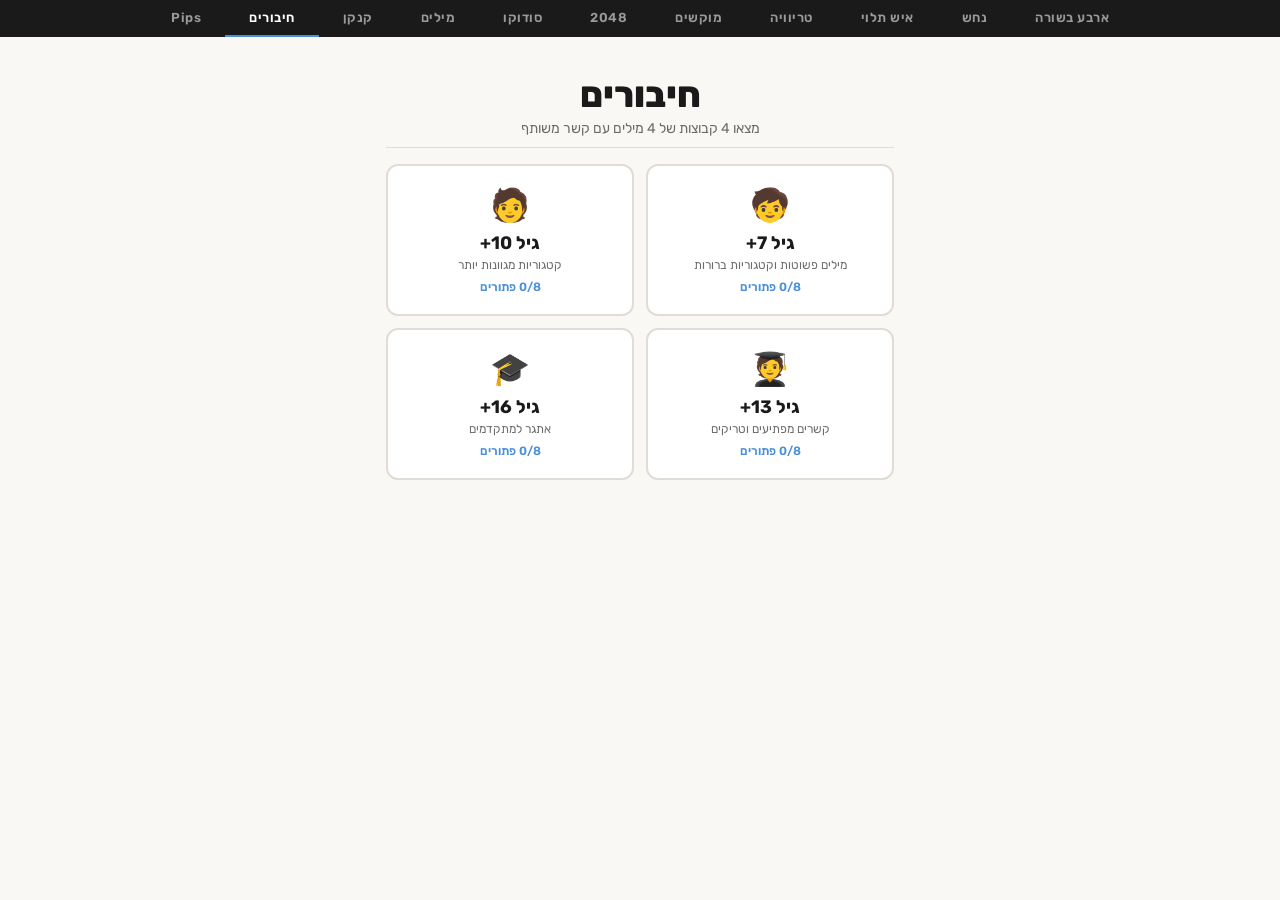
<file: connections.html>
<!DOCTYPE html>
<html lang="he" dir="rtl">
<head>
    <meta charset="UTF-8">
    <meta name="viewport" content="width=device-width, initial-scale=1.0">
    <title>חיבורים - משחק מילים</title>
    <link href="https://fonts.googleapis.com/css2?family=Rubik:wght@300;400;500;600;700;800&family=Playfair+Display:wght@700&display=swap" rel="stylesheet">
    <style>
        *, *::before, *::after { box-sizing: border-box; margin: 0; padding: 0; }
        :root {
            --bg: #faf8f5; --surface: #ffffff; --text: #1a1a1a;
            --text-secondary: #6b6b6b; --accent: #4a90d9; --border: #e0ddd8;
            --yellow: #f9df6d; --yellow-text: #5a4b00;
            --green: #a0c35a; --green-text: #2a3d00;
            --blue: #b0c4ef; --blue-text: #1a2a5e;
            --purple: #ba81c5; --purple-text: #3a1a4a;
        }
        body { font-family: 'Rubik', sans-serif; background: var(--bg); color: var(--text); min-height: 100vh; }

        .game-nav { display: flex; justify-content: center; background: #1a1a1a; direction: ltr; }
        .game-nav-link { color: #999; text-decoration: none; font-size: 13px; font-weight: 600; padding: 10px 24px; letter-spacing: 0.5px; transition: all 0.2s; border-bottom: 2px solid transparent; font-family: 'Rubik', sans-serif; }
        .game-nav-link:hover { color: #fff; }
        .game-nav-link.active { color: #fff; border-bottom-color: #4a90d9; }

        .container { max-width: 540px; margin: 0 auto; padding: 16px; }
        header { text-align: center; padding: 20px 0 10px; border-bottom: 1px solid var(--border); margin-bottom: 16px; }
        header h1 { font-size: 36px; font-weight: 800; }
        header p { color: var(--text-secondary); font-size: 14px; margin-top: 4px; }

        /* Home Screen */
        .home-screen { text-align: center; }
        .home-screen.hidden { display: none; }
        .age-cards { display: grid; grid-template-columns: 1fr 1fr; gap: 12px; margin-top: 16px; }
        .age-card {
            background: var(--surface); border: 2px solid var(--border); border-radius: 12px;
            padding: 20px 12px; cursor: pointer; transition: all 0.2s; text-align: center;
        }
        .age-card:hover { border-color: var(--accent); transform: translateY(-2px); box-shadow: 0 4px 12px rgba(0,0,0,0.08); }
        .age-card .age-icon { font-size: 32px; margin-bottom: 8px; }
        .age-card h3 { font-size: 18px; margin-bottom: 4px; }
        .age-card p { color: var(--text-secondary); font-size: 12px; }
        .age-card .count { font-size: 12px; color: var(--accent); font-weight: 600; margin-top: 8px; }

        .stage-screen { display: none; }
        .stage-screen.active { display: block; }
        .stage-header { display: flex; align-items: center; gap: 12px; margin-bottom: 16px; }
        .back-btn { background: none; border: none; font-size: 16px; cursor: pointer; font-family: 'Rubik', sans-serif; font-weight: 600; color: var(--text); }
        .stages-grid { display: grid; grid-template-columns: repeat(5, 1fr); gap: 8px; }
        .stage-btn {
            aspect-ratio: 1; border-radius: 10px; border: 2px solid var(--border); background: var(--surface);
            font-size: 18px; font-weight: 700; cursor: pointer; transition: all 0.2s; font-family: 'Rubik', sans-serif;
        }
        .stage-btn:hover { border-color: var(--accent); }
        .stage-btn.solved { background: #e8f5e9; border-color: #4caf50; color: #2e7d32; }
        .stage-btn.locked { opacity: 0.4; cursor: not-allowed; }

        /* Game Screen */
        .game-screen { display: none; }
        .game-screen.active { display: block; }
        .toolbar { display: flex; justify-content: space-between; align-items: center; margin-bottom: 12px; font-size: 14px; }
        .puzzle-label { font-weight: 600; }
        .mistakes-display { display: flex; align-items: center; gap: 6px; direction: ltr; }
        .mistake-dot { width: 12px; height: 12px; border-radius: 50%; background: #ddd; transition: background 0.3s; }
        .mistake-dot.used { background: #333; }
        .timer { font-variant-numeric: tabular-nums; color: var(--text-secondary); direction: ltr; }

        .solved-groups { display: flex; flex-direction: column; gap: 8px; margin-bottom: 8px; }
        .solved-group { padding: 14px; border-radius: 8px; text-align: center; animation: revealGroup 0.4s ease; }
        @keyframes revealGroup { from { transform: scaleY(0); opacity: 0; } to { transform: scaleY(1); opacity: 1; } }
        .solved-group .category { font-weight: 700; font-size: 15px; margin-bottom: 4px; }
        .solved-group .words { font-size: 13px; font-weight: 500; }
        .group-yellow { background: var(--yellow); color: var(--yellow-text); }
        .group-green { background: var(--green); color: var(--green-text); }
        .group-blue { background: var(--blue); color: var(--blue-text); }
        .group-purple { background: var(--purple); color: var(--purple-text); }

        .word-grid { display: grid; grid-template-columns: repeat(4, 1fr); gap: 8px; margin-bottom: 16px; }
        .word-cell {
            background: #e8e4df; border: none; border-radius: 8px; padding: 14px 6px;
            font-family: 'Rubik', sans-serif; font-size: 15px; font-weight: 700;
            cursor: pointer; transition: all 0.15s; text-align: center; line-height: 1.3;
            min-height: 56px; display: flex; align-items: center; justify-content: center;
        }
        .word-cell:hover { background: #dbd7d2; }
        .word-cell.selected { background: var(--text); color: white; }
        .word-cell.shake { animation: shake 0.4s ease; }
        @keyframes shake { 0%,100% { transform: translateX(0); } 25% { transform: translateX(-6px); } 75% { transform: translateX(6px); } }

        .message { text-align: center; font-size: 14px; font-weight: 600; min-height: 24px; margin-bottom: 8px; }
        .actions { display: flex; gap: 8px; justify-content: center; margin-bottom: 16px; }
        .btn {
            font-family: 'Rubik', sans-serif; font-size: 14px; font-weight: 600;
            padding: 12px 24px; border-radius: 24px; cursor: pointer; transition: all 0.15s;
            border: 2px solid var(--text);
        }
        .btn-outline { background: transparent; color: var(--text); }
        .btn-outline:hover { background: #f0ece7; }
        .btn-primary { background: var(--text); color: white; border-color: var(--text); }
        .btn-primary:hover { background: #333; }
        .btn:disabled { opacity: 0.4; cursor: not-allowed; }

        .modal-overlay { display: none; position: fixed; inset: 0; background: rgba(0,0,0,0.5); z-index: 100; justify-content: center; align-items: center; }
        .modal-overlay.active { display: flex; }
        .modal { background: var(--surface); border-radius: 16px; padding: 32px; text-align: center; max-width: 400px; width: 90%; box-shadow: 0 20px 60px rgba(0,0,0,0.3); }
        .modal h2 { font-size: 28px; font-weight: 800; margin-bottom: 8px; }
        .modal p { color: var(--text-secondary); margin-bottom: 16px; }
        .result-grid { display: flex; flex-direction: column; align-items: center; gap: 4px; margin: 16px 0; font-size: 24px; line-height: 1.2; direction: ltr; }
        .modal-actions { display: flex; gap: 8px; justify-content: center; margin-top: 16px; }
    </style>
</head>
<body>
    <nav class="game-nav">
        <a href="index.html" class="game-nav-link">Pips</a>
        <a href="connections.html" class="game-nav-link active">חיבורים</a>
        <a href="kenken.html" class="game-nav-link">קנקן</a>
        <a href="wordle.html" class="game-nav-link">מילים</a>
        <a href="sudoku.html" class="game-nav-link">סודוקו</a>
        <a href="2048.html" class="game-nav-link">2048</a>
        <a href="memory.html" class="game-nav-link">מוקשים</a>
        <a href="trivia.html" class="game-nav-link">טריוויה</a>
        <a href="hangman.html" class="game-nav-link">איש תלוי</a>
        <a href="snake.html" class="game-nav-link">נחש</a>
        <a href="connect4.html" class="game-nav-link">ארבע בשורה</a>
    </nav>

    <div class="container">
        <header>
            <h1>חיבורים</h1>
            <p>מצאו 4 קבוצות של 4 מילים עם קשר משותף</p>
        </header>

        <div class="home-screen" id="homeScreen">
            <div class="age-cards" id="ageCards"></div>
        </div>

        <div class="stage-screen" id="stageScreen">
            <div class="stage-header">
                <button class="back-btn" id="backToHome">→ חזרה</button>
                <span id="stageTitle" style="font-weight:700;"></span>
            </div>
            <div class="stages-grid" id="stagesGrid"></div>
        </div>

        <div class="game-screen" id="gameScreen">
            <div class="toolbar">
                <span class="puzzle-label" id="puzzleLabel"></span>
                <span class="timer" id="timer">0:00</span>
                <div class="mistakes-display">
                    <span class="mistake-dot" id="m3"></span>
                    <span class="mistake-dot" id="m2"></span>
                    <span class="mistake-dot" id="m1"></span>
                    <span class="mistake-dot" id="m0"></span>
                </div>
            </div>
            <div class="solved-groups" id="solvedGroups"></div>
            <div class="message" id="message"></div>
            <div class="word-grid" id="wordGrid"></div>
            <div class="actions">
                <button class="btn btn-outline" id="backToStages2">חזרה</button>
                <button class="btn btn-outline" id="shuffleBtn">ערבוב</button>
                <button class="btn btn-primary" id="submitBtn" disabled>בדיקה</button>
            </div>
        </div>
    </div>

    <div class="modal-overlay" id="gameOverOverlay">
        <div class="modal">
            <h2 id="endTitle"></h2>
            <p id="endMessage"></p>
            <div class="result-grid" id="resultGrid"></div>
            <div class="modal-actions">
                <button class="btn btn-outline" id="shareBtn">שיתוף</button>
                <button class="btn btn-primary" id="nextBtn">שלב הבא</button>
            </div>
        </div>
    </div>

    <script>
    const AGE_GROUPS = [
        { id: 'age7', label: 'גיל 7+', icon: '🧒', desc: 'מילים פשוטות וקטגוריות ברורות' },
        { id: 'age10', label: 'גיל 10+', icon: '🧑', desc: 'קטגוריות מגוונות יותר' },
        { id: 'age13', label: 'גיל 13+', icon: '🧑‍🎓', desc: 'קשרים מפתיעים וטריקים' },
        { id: 'age16', label: 'גיל 16+', icon: '🎓', desc: 'אתגר למתקדמים' }
    ];

    const PUZZLES = {
        age7: [
            { groups: [
                { category: "חיות משק", words: ["פרה","תרנגולת","כבשה","חזיר"], difficulty: 0 },
                { category: "פירות", words: ["תפוח","בננה","ענבים","אבטיח"], difficulty: 1 },
                { category: "צבעים", words: ["אדום","כחול","ירוק","צהוב"], difficulty: 2 },
                { category: "כלי בית ספר", words: ["עיפרון","מחברת","סרגל","מחק"], difficulty: 3 }
            ]},
            { groups: [
                { category: "חיות ג'ונגל", words: ["אריה","קוף","פיל","ג'ירפה"], difficulty: 0 },
                { category: "ירקות", words: ["גזר","מלפפון","עגבנייה","חסה"], difficulty: 1 },
                { category: "חלקי גוף", words: ["ראש","יד","רגל","בטן"], difficulty: 2 },
                { category: "כלי תחבורה", words: ["מכונית","אוטובוס","רכבת","מטוס"], difficulty: 3 }
            ]},
            { groups: [
                { category: "עונות השנה", words: ["קיץ","חורף","סתיו","אביב"], difficulty: 0 },
                { category: "בגדים", words: ["חולצה","מכנסיים","שמלה","כובע"], difficulty: 1 },
                { category: "ריהוט", words: ["כיסא","שולחן","מיטה","ספה"], difficulty: 2 },
                { category: "משחקים", words: ["כדורגל","מחבואים","קופסה","תופסת"], difficulty: 3 }
            ]},
            { groups: [
                { category: "ימים בשבוע", words: ["ראשון","שני","שלישי","שבת"], difficulty: 0 },
                { category: "חיות ים", words: ["דג","דולפין","כריש","צב"], difficulty: 1 },
                { category: "מאכלים מתוקים", words: ["שוקולד","עוגה","סוכריה","גלידה"], difficulty: 2 },
                { category: "דברים בשמיים", words: ["שמש","ירח","כוכב","ענן"], difficulty: 3 }
            ]},
            { groups: [
                { category: "כלי נגינה", words: ["גיטרה","פסנתר","תוף","חליל"], difficulty: 0 },
                { category: "ספורט", words: ["שחייה","ריצה","טניס","כדורסל"], difficulty: 1 },
                { category: "מקצועות", words: ["רופא","מורה","שוטר","טבח"], difficulty: 2 },
                { category: "חדרים בבית", words: ["סלון","מטבח","חדר","מרפסת"], difficulty: 3 }
            ]},
            { groups: [
                { category: "פרחים", words: ["ורד","חמנייה","כלנית","רקפת"], difficulty: 0 },
                { category: "חרקים", words: ["פרפר","נמלה","דבורה","חיפושית"], difficulty: 1 },
                { category: "מזג אוויר", words: ["גשם","שלג","רוח","ברק"], difficulty: 2 },
                { category: "צורות", words: ["עיגול","ריבוע","משולש","מלבן"], difficulty: 3 }
            ]},
            { groups: [
                { category: "עצים", words: ["אלון","ברוש","תמר","זית"], difficulty: 0 },
                { category: "ציפורים", words: ["יונה","נשר","תוכי","ינשוף"], difficulty: 1 },
                { category: "חגים", words: ["פסח","פורים","חנוכה","סוכות"], difficulty: 2 },
                { category: "חומרי לימוד", words: ["חשבון","עברית","מדעים","אנגלית"], difficulty: 3 }
            ]},
            { groups: [
                { category: "משקאות", words: ["מים","חלב","מיץ","קקאו"], difficulty: 0 },
                { category: "כלי מטבח", words: ["סיר","מחבת","סכין","כף"], difficulty: 1 },
                { category: "חיות מחמד", words: ["כלב","חתול","אוגר","דג"], difficulty: 2 },
                { category: "אותיות ראשונות", words: ["אלף","בית","גימל","דלת"], difficulty: 3 }
            ]}
        ],
        age10: [
            { groups: [
                { category: "ערים בישראל", words: ["תל-אביב","חיפה","ירושלים","אילת"], difficulty: 0 },
                { category: "כוכבי לכת", words: ["מאדים","נוגה","שבתאי","צדק"], difficulty: 1 },
                { category: "סוגי גבינה", words: ["צהובה","קוטג","שמנת","מוצרלה"], difficulty: 2 },
                { category: "___ים (מילה + ים)", words: ["שמ","ירושל","מכנס","זמנ"], difficulty: 3 }
            ]},
            { groups: [
                { category: "מדינות", words: ["צרפת","יפן","ברזיל","מצרים"], difficulty: 0 },
                { category: "כלי כתיבה", words: ["עט","טוש","דיו","גיר"], difficulty: 1 },
                { category: "ענפי ספורט", words: ["ג'ודו","קראטה","טאקוונדו","אייקידו"], difficulty: 2 },
                { category: "מילים עם כפל", words: ["אבאבא","ביסקוויט","פפאיה","ממתק"], difficulty: 3 }
            ]},
            { groups: [
                { category: "בעלי חיים מהמקרא", words: ["נחש","עורב","חמור","כבשה"], difficulty: 0 },
                { category: "סוגי מוזיקה", words: ["רוק","פופ","ג'אז","ראפ"], difficulty: 1 },
                { category: "ארוחות", words: ["בוקר","צהריים","ערב","עשר"], difficulty: 2 },
                { category: "גם מספר וגם שם", words: ["שבע","חמש","שש","ארבע"], difficulty: 3 }
            ]},
            { groups: [
                { category: "ירושלים", words: ["כותל","הר","עיר","מקדש"], difficulty: 0 },
                { category: "חומרים", words: ["ברזל","זהב","כסף","נחושת"], difficulty: 1 },
                { category: "משחקי קופסה", words: ["מונופול","שש-בש","דמקה","שחמט"], difficulty: 2 },
                { category: "מילים הפוכות", words: ["בוט","בלכ","האר","רפס"], difficulty: 3 }
            ]},
            { groups: [
                { category: "ירקות שורש", words: ["בטטה","גזר","צנונית","סלק"], difficulty: 0 },
                { category: "אביזרי ים", words: ["מגבת","קרם","משקפת","סנפירים"], difficulty: 1 },
                { category: "סוגי ספרים", words: ["רומן","מתח","מדע","פנטזיה"], difficulty: 2 },
                { category: "מילים שמתחילות ב-ש", words: ["שולחן","שוקולד","שמלה","שעון"], difficulty: 3 }
            ]},
            { groups: [
                { category: "דמויות תנ\"ך", words: ["משה","דוד","אברהם","יוסף"], difficulty: 0 },
                { category: "מדינות אירופה", words: ["ספרד","איטליה","גרמניה","אנגליה"], difficulty: 1 },
                { category: "סוגי מכוניות", words: ["יונדאי","טויוטה","מזדה","סובארו"], difficulty: 2 },
                { category: "מילים שנגמרות ב-ה", words: ["שירה","בימה","כריכה","מנורה"], difficulty: 3 }
            ]},
            { groups: [
                { category: "כלי עבודה", words: ["פטיש","מברג","מסור","מקדחה"], difficulty: 0 },
                { category: "אפליקציות", words: ["וואטסאפ","אינסטגרם","טיקטוק","יוטיוב"], difficulty: 1 },
                { category: "סוגי לחם", words: ["פיתה","בגט","חלה","לחמניה"], difficulty: 2 },
                { category: "מילים עם אות כפולה", words: ["סבבה","ביצוצים","ככה","אללה"], difficulty: 3 }
            ]},
            { groups: [
                { category: "ימי חג", words: ["פורים","חנוכה","פסח","שבועות"], difficulty: 0 },
                { category: "סוגי נעליים", words: ["סניקרס","סנדל","מגף","כפכף"], difficulty: 1 },
                { category: "מושגים במתמטיקה", words: ["חיבור","חיסור","כפל","חילוק"], difficulty: 2 },
                { category: "צבעים באנגלית", words: ["רד","בלו","גרין","ווייט"], difficulty: 3 }
            ]}
        ],
        age13: [
            { groups: [
                { category: "בירות עולם", words: ["פריז","לונדון","טוקיו","ברלין"], difficulty: 0 },
                { category: "זמרים ישראלים", words: ["עומר","נועה","אייל","שירי"], difficulty: 1 },
                { category: "מילים שלניות", words: ["פלפל","גלגל","דגדג","שרשר"], difficulty: 2 },
                { category: "גם שם פרטי וגם מילה", words: ["גל","טל","רון","שחר"], difficulty: 3 }
            ]},
            { groups: [
                { category: "רשתות מזון", words: ["מקדונלדס","בורגר","פיצה","סושי"], difficulty: 0 },
                { category: "מושגים בפיזיקה", words: ["כוח","מהירות","תאוצה","מסה"], difficulty: 1 },
                { category: "סלנג ישראלי", words: ["אחלה","סבבה","יאללה","חלאס"], difficulty: 2 },
                { category: "___ון (מילה + ון)", words: ["טלפ","טלוויזי","עית","זיכר"], difficulty: 3 }
            ]},
            { groups: [
                { category: "סדרות טלוויזיה", words: ["פאודה","שטיסל","בנות","מלכודת"], difficulty: 0 },
                { category: "סגנונות אומנות", words: ["רנסנס","בארוק","מודרני","פופ"], difficulty: 1 },
                { category: "יסודות כימיים", words: ["חמצן","מימן","פחמן","ברזל"], difficulty: 2 },
                { category: "הפוך מ...", words: ["קטן","חשוך","עצוב","קר"], difficulty: 3 }
            ]},
            { groups: [
                { category: "מותגי אופנה", words: ["נייקי","אדידס","זארה","פומה"], difficulty: 0 },
                { category: "סוגי ענן", words: ["קומולוס","סירוס","סטרטוס","נימבוס"], difficulty: 1 },
                { category: "מילים לועזיות בעברית", words: ["טלפון","אוטובוס","טלוויזיה","רדיו"], difficulty: 2 },
                { category: "ראשי תיבות", words: ["צהל","רמבם","תנך","חנה"], difficulty: 3 }
            ]},
            { groups: [
                { category: "ממציאים", words: ["אדיסון","טסלה","בל","מורס"], difficulty: 0 },
                { category: "שפות תכנות", words: ["פייתון","ג'אווה","סי","רובי"], difficulty: 1 },
                { category: "סוגי ריקוד", words: ["סלסה","טנגו","ואלס","היפהופ"], difficulty: 2 },
                { category: "מילים שקוראים אותן אותו דבר הפוך", words: ["אבא","אמא","עלע","ניין"], difficulty: 3 }
            ]},
            { groups: [
                { category: "רשתות חברתיות", words: ["פייסבוק","טוויטר","סנאפצ'ט","לינקדאין"], difficulty: 0 },
                { category: "סוגי ספרות", words: ["שירה","פרוזה","דרמה","סאטירה"], difficulty: 1 },
                { category: "מערכות בגוף", words: ["עיכול","נשימה","דם","עצבים"], difficulty: 2 },
                { category: "מילים עם שני משמעויות", words: ["כתר","גשר","עין","ציפור"], difficulty: 3 }
            ]},
            { groups: [
                { category: "תבלינים", words: ["כמון","פפריקה","כורכום","קינמון"], difficulty: 0 },
                { category: "מכשירים חשמליים", words: ["מקרר","מכונת","מדיח","תנור"], difficulty: 1 },
                { category: "מדינות אסיה", words: ["סין","הודו","תאילנד","קוריאה"], difficulty: 2 },
                { category: "שמות עם משמעות בטבע", words: ["ורד","אילן","טל","גלי"], difficulty: 3 }
            ]},
            { groups: [
                { category: "סגנונות מוזיקה", words: ["רגאיי","טראנס","בלוז","סול"], difficulty: 0 },
                { category: "אלמנטים", words: ["אש","מים","אדמה","רוח"], difficulty: 1 },
                { category: "מילים מערבית", words: ["יאללה","חביבי","וואלה","סבבה"], difficulty: 2 },
                { category: "מילים שמשנות משמעות עם נקודות", words: ["דבר","ספר","בקר","שמר"], difficulty: 3 }
            ]}
        ],
        age16: [
            { groups: [
                { category: "פילוסופים", words: ["אריסטו","קאנט","ניטשה","סוקרטס"], difficulty: 0 },
                { category: "תיאוריות מדעיות", words: ["יחסות","אבולוציה","קוונטים","כאוס"], difficulty: 1 },
                { category: "סופרים עבריים", words: ["עגנון","עוז","יהושע","גרוסמן"], difficulty: 2 },
                { category: "מילים שהן גם שם עיר", words: ["באר","חדרה","עפולה","רמלה"], difficulty: 3 }
            ]},
            { groups: [
                { category: "כלכלה", words: ["אינפלציה","ריבית","מניה","תוצר"], difficulty: 0 },
                { category: "ז'אנרים קולנועיים", words: ["נואר","דוקו","וסטרן","מותחן"], difficulty: 1 },
                { category: "מושגים משפטיים", words: ["ערעור","תביעה","גזר","סנגור"], difficulty: 2 },
                { category: "פועל בעבר שנשמע כמו שם עצם", words: ["שמר","זכר","עבר","גדר"], difficulty: 3 }
            ]},
            { groups: [
                { category: "אדריכלים", words: ["גאודי","פוסטר","הדיד","פיאנו"], difficulty: 0 },
                { category: "מושגים בפסיכולוגיה", words: ["טראומה","הדחקה","הקרנה","סובלימציה"], difficulty: 1 },
                { category: "משוררים עבריים", words: ["ביאליק","רחל","לאה","עמיחי"], difficulty: 2 },
                { category: "מילים שאפשר להוסיף להן 'ות'", words: ["אחרי","מנהיג","חבר","אנושי"], difficulty: 3 }
            ]},
            { groups: [
                { category: "ציירים מפורסמים", words: ["פיקאסו","מונה","דאלי","גויה"], difficulty: 0 },
                { category: "מושגים פוליטיים", words: ["דמוקרטיה","קואליציה","אופוזיציה","ריבונות"], difficulty: 1 },
                { category: "מילים יווניות בעברית", words: ["דמוקרטיה","פילוסופיה","טכנולוגיה","אקדמיה"], difficulty: 2 },
                { category: "ביטויים מהתנך", words: ["עקב","מגדל","תבל","אדמה"], difficulty: 3 }
            ]},
            { groups: [
                { category: "תנועות אמנותיות", words: ["סוריאליזם","אימפרסיוניזם","קוביזם","דאדא"], difficulty: 0 },
                { category: "מושגים בביולוגיה", words: ["מיטוזה","סינתזה","אוסמוזה","פוטוזה"], difficulty: 1 },
                { category: "מלחינים", words: ["באך","מוצרט","בטהובן","שופן"], difficulty: 2 },
                { category: "מספרים בעברית עתיקה", words: ["י","כ","ל","מ"], difficulty: 3 }
            ]},
            { groups: [
                { category: "סוגי ממשל", words: ["מלוכה","רפובליקה","דיקטטורה","פדרציה"], difficulty: 0 },
                { category: "מושגי סטטיסטיקה", words: ["ממוצע","חציון","שונות","סטייה"], difficulty: 1 },
                { category: "במאי קולנוע ישראלי", words: ["פולנסקי","גיתאי","לפיד","מעוז"], difficulty: 2 },
                { category: "מילים לטיניות", words: ["אד-הוק","פר-סה","דה-פקטו","אט-סטטוס"], difficulty: 3 }
            ]},
            { groups: [
                { category: "מדענים", words: ["איינשטיין","הוקינג","דארווין","ניוטון"], difficulty: 0 },
                { category: "מושגים בהיסטוריה", words: ["רנסנס","נאורות","רפורמציה","מהפכה"], difficulty: 1 },
                { category: "סופרים עולמיים", words: ["דוסטויבסקי","קפקא","אורוול","המינגוויי"], difficulty: 2 },
                { category: "מילים פרדוקסליות", words: ["שקט","רועש","מתוק","מר"], difficulty: 3 }
            ]},
            { groups: [
                { category: "מכשירי מדידה", words: ["מד-חום","ברומטר","וולטמטר","ספקטרומטר"], difficulty: 0 },
                { category: "מונחי מחשב", words: ["אלגוריתם","פיקסל","ביט","סרבר"], difficulty: 1 },
                { category: "ביטויי סלנג", words: ["פדיחה","חפירה","פספוס","שטויות"], difficulty: 2 },
                { category: "אנגרמות של מילים עבריות", words: ["רפס","בלכ","תיב","ךלמ"], difficulty: 3 }
            ]}
        ]
    };

    const COLORS = ['yellow','green','blue','purple'];
    const EMOJIS = ['🟨','🟩','🟦','🟪'];

    let currentAge = null, currentLevel = 0;
    let selected = [], mistakes = 0, solvedGroups = [], guessHistory = [], remainingWords = [];
    let timerInterval, startTime;

    function init() {
        renderHome();
        document.getElementById('shuffleBtn').addEventListener('click', shuffleWords);
        document.getElementById('submitBtn').addEventListener('click', submitGuess);
        document.getElementById('shareBtn').addEventListener('click', shareResult);
        document.getElementById('nextBtn').addEventListener('click', nextPuzzle);
        document.getElementById('backToHome').addEventListener('click', renderHome);
        document.getElementById('backToStages2').addEventListener('click', () => showStages(currentAge));
    }

    function renderHome() {
        document.getElementById('homeScreen').classList.remove('hidden');
        document.getElementById('stageScreen').classList.remove('active');
        document.getElementById('gameScreen').classList.remove('active');
        const container = document.getElementById('ageCards');
        container.innerHTML = '';
        AGE_GROUPS.forEach(ag => {
            const puzzles = PUZZLES[ag.id];
            const progress = loadProgress();
            const solved = puzzles.filter((_, i) => progress[`${ag.id}-${i}`]).length;
            const card = document.createElement('div');
            card.className = 'age-card';
            card.innerHTML = `<div class="age-icon">${ag.icon}</div><h3>${ag.label}</h3><p>${ag.desc}</p><div class="count">${solved}/${puzzles.length} פתורים</div>`;
            card.addEventListener('click', () => showStages(ag.id));
            container.appendChild(card);
        });
    }

    function showStages(ageId) {
        currentAge = ageId;
        const ag = AGE_GROUPS.find(a => a.id === ageId);
        document.getElementById('homeScreen').classList.add('hidden');
        document.getElementById('stageScreen').classList.add('active');
        document.getElementById('gameScreen').classList.remove('active');
        document.getElementById('stageTitle').textContent = ag.label;
        const grid = document.getElementById('stagesGrid');
        grid.innerHTML = '';
        const puzzles = PUZZLES[ageId];
        const progress = loadProgress();
        puzzles.forEach((_, i) => {
            const btn = document.createElement('button');
            btn.className = 'stage-btn' + (progress[`${ageId}-${i}`] ? ' solved' : '');
            btn.textContent = i + 1;
            btn.addEventListener('click', () => startGame(ageId, i));
            grid.appendChild(btn);
        });
    }

    function startGame(ageId, level) {
        currentAge = ageId; currentLevel = level;
        mistakes = 0; selected = []; solvedGroups = []; guessHistory = [];
        const puzzle = PUZZLES[ageId][level];
        remainingWords = puzzle.groups.flatMap(g => [...g.words]);
        shuffleWords();
        document.getElementById('homeScreen').classList.add('hidden');
        document.getElementById('stageScreen').classList.remove('active');
        document.getElementById('gameScreen').classList.add('active');
        const ag = AGE_GROUPS.find(a => a.id === ageId);
        document.getElementById('puzzleLabel').textContent = `${ag.label} • שלב ${level + 1}`;
        document.getElementById('message').textContent = '';
        document.getElementById('solvedGroups').innerHTML = '';
        document.getElementById('gameOverOverlay').classList.remove('active');
        updateMistakes();
        render();
        startTimer();
    }

    function startTimer() {
        clearInterval(timerInterval);
        startTime = Date.now();
        timerInterval = setInterval(() => {
            const s = Math.floor((Date.now() - startTime) / 1000);
            document.getElementById('timer').textContent = `${Math.floor(s/60)}:${String(s%60).padStart(2,'0')}`;
        }, 1000);
    }

    function shuffleWords() {
        for (let i = remainingWords.length - 1; i > 0; i--) {
            const j = Math.floor(Math.random() * (i + 1));
            [remainingWords[i], remainingWords[j]] = [remainingWords[j], remainingWords[i]];
        }
        render();
    }

    function render() {
        const grid = document.getElementById('wordGrid');
        grid.innerHTML = '';
        remainingWords.forEach(word => {
            const btn = document.createElement('button');
            btn.className = 'word-cell' + (selected.includes(word) ? ' selected' : '');
            btn.textContent = word;
            btn.addEventListener('click', () => {
                if (selected.includes(word)) selected = selected.filter(w => w !== word);
                else if (selected.length < 4) selected.push(word);
                render();
            });
            grid.appendChild(btn);
        });
        document.getElementById('submitBtn').disabled = selected.length !== 4;
    }

    function updateMistakes() {
        for (let i = 0; i < 4; i++) document.getElementById('m' + i).classList.toggle('used', i < mistakes);
    }

    function submitGuess() {
        if (selected.length !== 4) return;
        const puzzle = PUZZLES[currentAge][currentLevel];
        const match = puzzle.groups.find(g => g.words.every(w => selected.includes(w)) && g.words.length === 4);
        if (match) {
            solvedGroups.push(match);
            guessHistory.push({ difficulty: match.difficulty, correct: true });
            remainingWords = remainingWords.filter(w => !selected.includes(w));
            selected = [];
            showSolvedGroup(match);
            render();
            document.getElementById('message').textContent = '';
            if (solvedGroups.length === 4) { clearInterval(timerInterval); setTimeout(() => endGame(true), 500); }
        } else {
            const close = puzzle.groups.find(g => !solvedGroups.includes(g) && g.words.filter(w => selected.includes(w)).length === 3);
            mistakes++; updateMistakes();
            guessHistory.push({ correct: false });
            document.getElementById('message').textContent = close ? '!קרוב מאוד' : 'לא נכון';
            document.querySelectorAll('.word-cell.selected').forEach(c => { c.classList.add('shake'); });
            setTimeout(() => document.querySelectorAll('.shake').forEach(c => c.classList.remove('shake')), 400);
            if (mistakes >= 4) {
                clearInterval(timerInterval);
                setTimeout(() => {
                    puzzle.groups.filter(g => !solvedGroups.includes(g)).sort((a,b) => a.difficulty - b.difficulty).forEach(g => {
                        solvedGroups.push(g); guessHistory.push({ difficulty: g.difficulty, revealed: true }); showSolvedGroup(g);
                    });
                    remainingWords = []; render();
                    setTimeout(() => endGame(false), 500);
                }, 500);
            }
        }
    }

    function showSolvedGroup(group) {
        const div = document.createElement('div');
        div.className = `solved-group group-${COLORS[group.difficulty]}`;
        div.innerHTML = `<div class="category">${group.category}</div><div class="words">${group.words.join(' • ')}</div>`;
        document.getElementById('solvedGroups').appendChild(div);
    }

    function endGame(won) {
        document.getElementById('endTitle').textContent = won ? '🎉 כל הכבוד!' : 'ניסיון יפה!';
        const s = Math.floor((Date.now() - startTime) / 1000);
        document.getElementById('endMessage').textContent = won
            ? `נפתר ב-${Math.floor(s/60)}:${String(s%60).padStart(2,'0')} עם ${mistakes} טעויות`
            : `מצאת ${solvedGroups.filter((_,i) => guessHistory[i]?.correct).length} מתוך 4 קבוצות`;
        const rg = document.getElementById('resultGrid'); rg.innerHTML = '';
        guessHistory.filter(g => g.correct || g.revealed).forEach(g => {
            const row = document.createElement('div');
            row.textContent = EMOJIS[g.difficulty ?? 0].repeat(4);
            rg.appendChild(row);
        });
        document.getElementById('gameOverOverlay').classList.add('active');
        if (won) saveProgressItem(`${currentAge}-${currentLevel}`);
    }

    function shareResult() {
        let text = `חיבורים - ${AGE_GROUPS.find(a=>a.id===currentAge).label} שלב ${currentLevel+1}\n`;
        guessHistory.filter(g => g.correct || g.revealed).forEach(g => { text += EMOJIS[g.difficulty??0].repeat(4) + '\n'; });
        navigator.clipboard.writeText(text.trim()).then(() => {
            document.getElementById('shareBtn').textContent = '✓ הועתק';
            setTimeout(() => document.getElementById('shareBtn').textContent = 'שיתוף', 2000);
        });
    }

    function nextPuzzle() {
        const puzzles = PUZZLES[currentAge];
        const next = currentLevel + 1;
        if (next < puzzles.length) startGame(currentAge, next);
        else { document.getElementById('gameOverOverlay').classList.remove('active'); showStages(currentAge); }
    }

    function loadProgress() { try { return JSON.parse(localStorage.getItem('connections-he')) || {}; } catch { return {}; } }
    function saveProgressItem(key) { const p = loadProgress(); p[key] = true; localStorage.setItem('connections-he', JSON.stringify(p)); }

    init();
    </script>
</body>
</html>
</file>
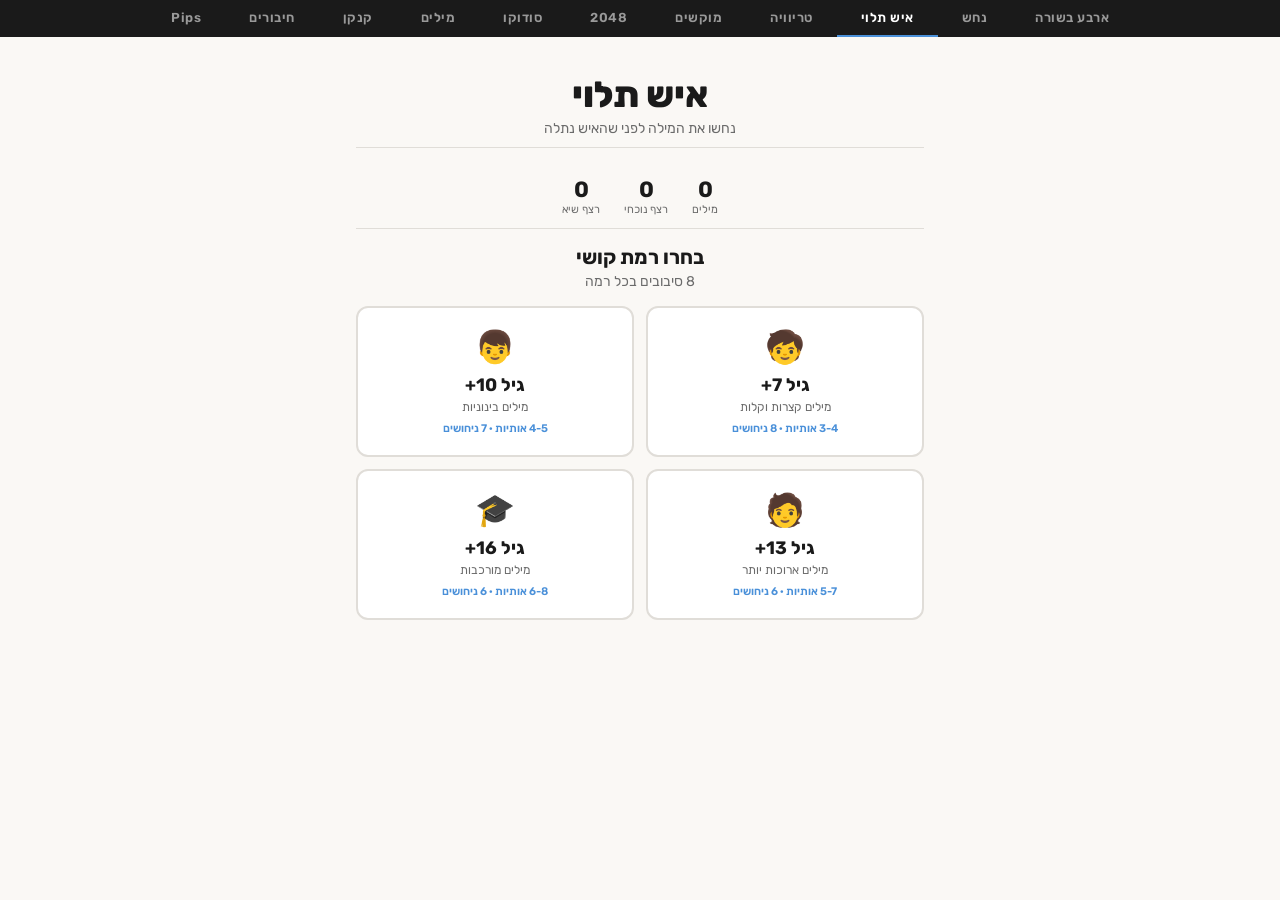
<file: hangman.html>
<!DOCTYPE html>
<html lang="he" dir="rtl">
<head>
    <meta charset="UTF-8">
    <meta name="viewport" content="width=device-width, initial-scale=1.0">
    <title>איש תלוי - משחק איש תלוי בעברית</title>
    <link href="https://fonts.googleapis.com/css2?family=Rubik:wght@300;400;500;600;700;800&display=swap" rel="stylesheet">
    <style>
        *, *::before, *::after { box-sizing: border-box; margin: 0; padding: 0; }
        :root {
            --bg: #faf8f5; --surface: #ffffff; --text: #1a1a1a;
            --text-secondary: #6b6b6b; --accent: #4a90d9; --border: #e0ddd8;
            --green: #6aaa64; --red: #e74c3c; --gray: #787c7e;
            --key-bg: #d3d6da; --success: #27ae60;
        }
        body { font-family: 'Rubik', sans-serif; background: var(--bg); color: var(--text); min-height: 100vh; overflow-x: hidden; }

        /* Nav */
        .game-nav { display: flex; justify-content: center; background: #1a1a1a; direction: ltr; flex-wrap: wrap; }
        .game-nav-link { color: #999; text-decoration: none; font-size: 13px; font-weight: 600; padding: 10px 24px; letter-spacing: 0.5px; transition: all 0.2s; border-bottom: 2px solid transparent; font-family: 'Rubik', sans-serif; }
        .game-nav-link:hover { color: #fff; }
        .game-nav-link.active { color: #fff; border-bottom-color: #4a90d9; }

        .container { max-width: 600px; margin: 0 auto; padding: 16px; }
        header { text-align: center; padding: 20px 0 10px; border-bottom: 1px solid var(--border); margin-bottom: 16px; }
        header h1 { font-size: 36px; font-weight: 800; }
        header p { color: var(--text-secondary); font-size: 14px; margin-top: 4px; }

        .hidden { display: none !important; }

        /* Home Screen */
        .home-screen { text-align: center; }
        .home-screen h2 { font-size: 20px; margin-bottom: 4px; }
        .home-screen p.sub { color: var(--text-secondary); font-size: 14px; margin-bottom: 16px; }
        .age-cards { display: grid; grid-template-columns: 1fr 1fr; gap: 12px; margin-top: 16px; }
        .age-card {
            background: var(--surface); border: 2px solid var(--border); border-radius: 12px;
            padding: 20px 12px; cursor: pointer; transition: all 0.2s; text-align: center;
        }
        .age-card:hover { border-color: var(--accent); transform: translateY(-2px); box-shadow: 0 4px 12px rgba(0,0,0,0.08); }
        .age-card .age-icon { font-size: 32px; margin-bottom: 8px; }
        .age-card h3 { font-size: 18px; margin-bottom: 4px; }
        .age-card p { color: var(--text-secondary); font-size: 12px; }
        .age-card .detail { font-size: 11px; color: var(--accent); font-weight: 600; margin-top: 8px; }

        /* Stats Bar */
        .stats-bar {
            display: flex; justify-content: center; gap: 24px; padding: 12px 0;
            border-bottom: 1px solid var(--border); margin-bottom: 16px;
        }
        .stat-item { text-align: center; }
        .stat-value { font-size: 22px; font-weight: 700; }
        .stat-label { font-size: 11px; color: var(--text-secondary); }

        /* Round Screen */
        .round-screen { display: none; }
        .round-screen.active { display: block; }
        .round-header { display: flex; align-items: center; justify-content: space-between; margin-bottom: 12px; }
        .back-btn { background: none; border: none; font-size: 16px; cursor: pointer; font-family: 'Rubik', sans-serif; font-weight: 600; color: var(--text); padding: 4px 8px; }
        .back-btn:hover { color: var(--accent); }
        .round-info { font-size: 14px; color: var(--text-secondary); }
        .round-counter { font-size: 14px; font-weight: 600; color: var(--accent); }

        /* Hangman SVG */
        .hangman-area { display: flex; justify-content: center; margin: 8px 0; }
        .hangman-svg { width: 180px; height: 200px; }
        .hangman-svg line, .hangman-svg circle { stroke: var(--text); stroke-width: 3; stroke-linecap: round; fill: none; }
        .hangman-svg .gallows { stroke: #bbb; stroke-width: 4; }
        .hangman-part { opacity: 0; transition: opacity 0.4s ease; }
        .hangman-part.visible { opacity: 1; }

        /* Category hint */
        .category-hint {
            text-align: center; font-size: 15px; color: var(--accent); font-weight: 600;
            margin: 8px 0; padding: 6px 16px; background: rgba(74,144,217,0.08);
            border-radius: 20px; display: inline-block;
        }
        .category-wrapper { text-align: center; margin-bottom: 8px; }

        /* Word display */
        .word-display {
            display: flex; justify-content: center; gap: 10px; margin: 16px 0;
            direction: rtl; flex-wrap: wrap;
        }
        .letter-slot {
            width: 44px; height: 52px; border-bottom: 3px solid var(--border);
            display: flex; align-items: center; justify-content: center;
            font-size: 28px; font-weight: 700; transition: all 0.3s;
        }
        .letter-slot.revealed { border-bottom-color: var(--green); animation: popIn 0.3s ease; }
        .letter-slot.wrong-reveal { border-bottom-color: var(--red); color: var(--red); }

        @keyframes popIn {
            0% { transform: scale(0.8); }
            50% { transform: scale(1.15); }
            100% { transform: scale(1); }
        }

        /* Guesses left */
        .guesses-left {
            text-align: center; font-size: 14px; color: var(--text-secondary); margin: 8px 0;
        }
        .guesses-left span { font-weight: 700; color: var(--text); }
        .guesses-left.danger span { color: var(--red); }

        /* Hebrew Keyboard */
        .keyboard { display: flex; flex-direction: column; gap: 6px; align-items: center; margin-top: 12px; }
        .kb-row { display: flex; gap: 4px; justify-content: center; direction: rtl; }
        .kb-key {
            min-width: 34px; height: 42px; border: none; border-radius: 6px;
            background: var(--key-bg); color: var(--text); font-size: 18px; font-weight: 600;
            cursor: pointer; transition: all 0.2s; font-family: 'Rubik', sans-serif;
            display: flex; align-items: center; justify-content: center;
        }
        .kb-key:hover:not(.used) { background: #bec2c6; transform: translateY(-1px); }
        .kb-key.correct { background: var(--green); color: #fff; }
        .kb-key.wrong { background: var(--red); color: #fff; opacity: 0.6; }
        .kb-key.used { cursor: default; }

        /* Modal */
        .modal-overlay {
            position: fixed; top: 0; left: 0; width: 100%; height: 100%;
            background: rgba(0,0,0,0.5); display: flex; align-items: center;
            justify-content: center; z-index: 100; opacity: 0;
            transition: opacity 0.3s; pointer-events: none;
        }
        .modal-overlay.show { opacity: 1; pointer-events: all; }
        .modal {
            background: var(--surface); border-radius: 16px; padding: 32px;
            text-align: center; max-width: 360px; width: 90%;
            transform: scale(0.9); transition: transform 0.3s;
        }
        .modal-overlay.show .modal { transform: scale(1); }
        .modal-icon { font-size: 48px; margin-bottom: 12px; }
        .modal h2 { font-size: 24px; margin-bottom: 8px; }
        .modal p { color: var(--text-secondary); font-size: 14px; margin-bottom: 6px; }
        .modal .answer { font-size: 28px; font-weight: 700; color: var(--accent); margin: 12px 0; }
        .modal-btn {
            display: inline-block; padding: 12px 32px; border-radius: 8px;
            border: none; font-size: 16px; font-weight: 600; cursor: pointer;
            font-family: 'Rubik', sans-serif; transition: all 0.2s; margin-top: 12px;
        }
        .modal-btn.primary { background: var(--accent); color: #fff; }
        .modal-btn.primary:hover { background: #3a7bc8; }
        .modal-btn.secondary { background: var(--border); color: var(--text); margin-right: 8px; }
        .modal-btn.secondary:hover { background: #d0cdc8; }

        /* Shake animation */
        @keyframes shake {
            0%, 100% { transform: translateX(0); }
            20% { transform: translateX(-8px); }
            40% { transform: translateX(8px); }
            60% { transform: translateX(-4px); }
            80% { transform: translateX(4px); }
        }
        .shake { animation: shake 0.4s ease; }

        /* Bounce for win */
        @keyframes bounce {
            0%, 100% { transform: translateY(0); }
            40% { transform: translateY(-12px); }
            60% { transform: translateY(-6px); }
        }
        .bounce { animation: bounce 0.5s ease; }

        /* Responsive */
        @media (max-width: 480px) {
            .game-nav-link { padding: 8px 12px; font-size: 11px; }
            .letter-slot { width: 36px; height: 44px; font-size: 22px; }
            .kb-key { min-width: 28px; height: 38px; font-size: 16px; }
            .hangman-svg { width: 140px; height: 160px; }
        }
    </style>
</head>
<body>
    <nav class="game-nav">
        <a href="index.html" class="game-nav-link">Pips</a>
        <a href="connections.html" class="game-nav-link">חיבורים</a>
        <a href="kenken.html" class="game-nav-link">קנקן</a>
        <a href="wordle.html" class="game-nav-link">מילים</a>
        <a href="sudoku.html" class="game-nav-link">סודוקו</a>
        <a href="2048.html" class="game-nav-link">2048</a>
        <a href="memory.html" class="game-nav-link">מוקשים</a>
        <a href="trivia.html" class="game-nav-link">טריוויה</a>
        <a href="hangman.html" class="game-nav-link active">איש תלוי</a>
        <a href="snake.html" class="game-nav-link">נחש</a>
        <a href="connect4.html" class="game-nav-link">ארבע בשורה</a>
    </nav>

    <div class="container">
        <header>
            <h1>איש תלוי</h1>
            <p>נחשו את המילה לפני שהאיש נתלה</p>
        </header>

        <!-- Stats Bar -->
        <div class="stats-bar">
            <div class="stat-item">
                <div class="stat-value" id="statWords">0</div>
                <div class="stat-label">מילים</div>
            </div>
            <div class="stat-item">
                <div class="stat-value" id="statStreak">0</div>
                <div class="stat-label">רצף נוכחי</div>
            </div>
            <div class="stat-item">
                <div class="stat-value" id="statBest">0</div>
                <div class="stat-label">רצף שיא</div>
            </div>
        </div>

        <!-- Home Screen -->
        <div class="home-screen" id="homeScreen">
            <h2>בחרו רמת קושי</h2>
            <p class="sub">8 סיבובים בכל רמה</p>
            <div class="age-cards">
                <div class="age-card" onclick="startGame('age7')">
                    <div class="age-icon">🧒</div>
                    <h3>גיל 7+</h3>
                    <p>מילים קצרות וקלות</p>
                    <div class="detail">3-4 אותיות · 8 ניחושים</div>
                </div>
                <div class="age-card" onclick="startGame('age10')">
                    <div class="age-icon">👦</div>
                    <h3>גיל 10+</h3>
                    <p>מילים בינוניות</p>
                    <div class="detail">4-5 אותיות · 7 ניחושים</div>
                </div>
                <div class="age-card" onclick="startGame('age13')">
                    <div class="age-icon">🧑</div>
                    <h3>גיל 13+</h3>
                    <p>מילים ארוכות יותר</p>
                    <div class="detail">5-7 אותיות · 6 ניחושים</div>
                </div>
                <div class="age-card" onclick="startGame('age16')">
                    <div class="age-icon">🎓</div>
                    <h3>גיל 16+</h3>
                    <p>מילים מורכבות</p>
                    <div class="detail">6-8 אותיות · 6 ניחושים</div>
                </div>
            </div>
        </div>

        <!-- Round Screen -->
        <div class="round-screen" id="roundScreen">
            <div class="round-header">
                <button class="back-btn" onclick="goHome()">→ חזרה</button>
                <div class="round-counter" id="roundCounter">סיבוב 1 מתוך 8</div>
            </div>

            <!-- Hangman Drawing -->
            <div class="hangman-area">
                <svg class="hangman-svg" viewBox="0 0 200 220">
                    <!-- Gallows -->
                    <line class="gallows" x1="20" y1="210" x2="180" y2="210"/>
                    <line class="gallows" x1="60" y1="210" x2="60" y2="20"/>
                    <line class="gallows" x1="60" y1="20" x2="130" y2="20"/>
                    <line class="gallows" x1="130" y1="20" x2="130" y2="45"/>
                    <!-- Head -->
                    <circle class="hangman-part" id="hPart0" cx="130" cy="62" r="17"/>
                    <!-- Body -->
                    <line class="hangman-part" id="hPart1" x1="130" y1="79" x2="130" y2="130"/>
                    <!-- Left Arm -->
                    <line class="hangman-part" id="hPart2" x1="130" y1="95" x2="100" y2="120"/>
                    <!-- Right Arm -->
                    <line class="hangman-part" id="hPart3" x1="130" y1="95" x2="160" y2="120"/>
                    <!-- Left Leg -->
                    <line class="hangman-part" id="hPart4" x1="130" y1="130" x2="105" y2="170"/>
                    <!-- Right Leg -->
                    <line class="hangman-part" id="hPart5" x1="130" y1="130" x2="155" y2="170"/>
                </svg>
            </div>

            <!-- Category -->
            <div class="category-wrapper">
                <span class="category-hint" id="categoryHint"></span>
            </div>

            <!-- Word Display -->
            <div class="word-display" id="wordDisplay"></div>

            <!-- Guesses Left -->
            <div class="guesses-left" id="guessesLeft">ניחושים שגויים שנותרו: <span>6</span></div>

            <!-- Keyboard -->
            <div class="keyboard" id="keyboard"></div>
        </div>
    </div>

    <!-- Modal -->
    <div class="modal-overlay" id="modalOverlay">
        <div class="modal">
            <div class="modal-icon" id="modalIcon"></div>
            <h2 id="modalTitle"></h2>
            <p id="modalSubtitle"></p>
            <div class="answer" id="modalAnswer"></div>
            <div>
                <button class="modal-btn secondary" onclick="goHome()" id="modalHomeBtn">תפריט ראשי</button>
                <button class="modal-btn primary" onclick="nextRound()" id="modalNextBtn">הבא</button>
            </div>
        </div>
    </div>

    <script>
    // ====== WORD DATABASE ======
    const WORDS = {
        age7: [
            { word: 'כלב', cat: 'חיה' }, { word: 'חתל', cat: 'חיה' }, { word: 'דג', cat: 'חיה' },
            { word: 'ציפור', cat: 'חיה' }, { word: 'פרה', cat: 'חיה' }, { word: 'סוס', cat: 'חיה' },
            { word: 'תפוח', cat: 'פרי' }, { word: 'בננה', cat: 'פרי' }, { word: 'ענב', cat: 'פרי' },
            { word: 'אבטיח', cat: 'פרי' }, { word: 'תות', cat: 'פרי' }, { word: 'לימון', cat: 'פרי' },
            { word: 'שמש', cat: 'טבע' }, { word: 'ירח', cat: 'טבע' }, { word: 'כוכב', cat: 'טבע' },
            { word: 'ים', cat: 'טבע' }, { word: 'גשם', cat: 'טבע' }, { word: 'רוח', cat: 'טבע' },
            { word: 'בית', cat: 'מקום' }, { word: 'גן', cat: 'מקום' }, { word: 'עיר', cat: 'מקום' },
            { word: 'ספר', cat: 'חפץ' }, { word: 'כדור', cat: 'חפץ' }, { word: 'עט', cat: 'חפץ' },
            { word: 'כיסא', cat: 'חפץ' }, { word: 'דלת', cat: 'חפץ' }, { word: 'חלון', cat: 'חפץ' },
            { word: 'אמא', cat: 'משפחה' }, { word: 'אבא', cat: 'משפחה' }, { word: 'אח', cat: 'משפחה' },
            { word: 'אחות', cat: 'משפחה' }, { word: 'סבא', cat: 'משפחה' }, { word: 'פרח', cat: 'טבע' },
            { word: 'עץ', cat: 'טבע' }, { word: 'דבש', cat: 'אוכל' }, { word: 'לחם', cat: 'אוכל' }
        ],
        age10: [
            { word: 'ארנב', cat: 'חיה' }, { word: 'נחש', cat: 'חיה' }, { word: 'דולפין', cat: 'חיה' },
            { word: 'פנגווין', cat: 'חיה' }, { word: 'עכביש', cat: 'חיה' }, { word: 'צפרדע', cat: 'חיה' },
            { word: 'תפוז', cat: 'פרי' }, { word: 'אננס', cat: 'פרי' }, { word: 'שזיף', cat: 'פרי' },
            { word: 'אפרסק', cat: 'פרי' }, { word: 'קיווי', cat: 'פרי' }, { word: 'דובדבן', cat: 'פרי' },
            { word: 'מטוס', cat: 'כלי תחבורה' }, { word: 'רכבת', cat: 'כלי תחבורה' }, { word: 'אוטובוס', cat: 'כלי תחבורה' },
            { word: 'ספינה', cat: 'כלי תחבורה' }, { word: 'אופניים', cat: 'כלי תחבורה' },
            { word: 'מורה', cat: 'מקצוע' }, { word: 'רופא', cat: 'מקצוע' }, { word: 'שוטר', cat: 'מקצוע' },
            { word: 'טבח', cat: 'מקצוע' }, { word: 'נגר', cat: 'מקצוע' },
            { word: 'כדורגל', cat: 'ספורט' }, { word: 'כדורסל', cat: 'ספורט' }, { word: 'שחיה', cat: 'ספורט' },
            { word: 'גלידה', cat: 'אוכל' }, { word: 'שוקולד', cat: 'אוכל' }, { word: 'פיצה', cat: 'אוכל' },
            { word: 'מחשב', cat: 'טכנולוגיה' }, { word: 'טלפון', cat: 'טכנולוגיה' },
            { word: 'מדבר', cat: 'טבע' }, { word: 'הר', cat: 'טבע' }, { word: 'נהר', cat: 'טבע' },
            { word: 'יער', cat: 'טבע' }, { word: 'אקדח', cat: 'חפץ' }, { word: 'גיטרה', cat: 'כלי נגינה' }
        ],
        age13: [
            { word: 'פילוסוף', cat: 'מקצוע' }, { word: 'אסטרונאוט', cat: 'מקצוע' },
            { word: 'מתכנת', cat: 'מקצוע' }, { word: 'עיתונאי', cat: 'מקצוע' },
            { word: 'ירושלים', cat: 'עיר' }, { word: 'תלאביב', cat: 'עיר' },
            { word: 'פריז', cat: 'עיר' }, { word: 'לונדון', cat: 'עיר' },
            { word: 'דינוזאור', cat: 'חיה' }, { word: 'תנין', cat: 'חיה' },
            { word: 'פנתר', cat: 'חיה' }, { word: 'קנגורו', cat: 'חיה' },
            { word: 'פסנתר', cat: 'כלי נגינה' }, { word: 'חליל', cat: 'כלי נגינה' },
            { word: 'כינור', cat: 'כלי נגינה' }, { word: 'תופים', cat: 'כלי נגינה' },
            { word: 'מילון', cat: 'חפץ' }, { word: 'טלסקופ', cat: 'מכשיר' },
            { word: 'מיקרוסקופ', cat: 'מכשיר' }, { word: 'אלגברה', cat: 'מתמטיקה' },
            { word: 'גיאוגרפיה', cat: 'מקצוע לימוד' }, { word: 'ביולוגיה', cat: 'מקצוע לימוד' },
            { word: 'כימיה', cat: 'מקצוע לימוד' }, { word: 'היסטוריה', cat: 'מקצוע לימוד' },
            { word: 'פיראמידה', cat: 'מבנה' }, { word: 'אקווריום', cat: 'מקום' },
            { word: 'אנציקלופדיה', cat: 'חפץ' }, { word: 'חשמל', cat: 'מדע' },
            { word: 'כבידה', cat: 'מדע' }, { word: 'אוקיינוס', cat: 'טבע' },
            { word: 'וולקן', cat: 'טבע' }, { word: 'טורנדו', cat: 'תופעת טבע' },
            { word: 'שביט', cat: 'חלל' }, { word: 'גלקסיה', cat: 'חלל' }
        ],
        age16: [
            { word: 'דמוקרטיה', cat: 'מושג' }, { word: 'קפיטליזם', cat: 'מושג' },
            { word: 'פילוסופיה', cat: 'מקצוע לימוד' }, { word: 'פסיכולוגיה', cat: 'מקצוע לימוד' },
            { word: 'אנתרופולוגיה', cat: 'מקצוע לימוד' }, { word: 'סוציולוגיה', cat: 'מקצוע לימוד' },
            { word: 'ביורוקרטיה', cat: 'מושג' }, { word: 'אידיאולוגיה', cat: 'מושג' },
            { word: 'אימפריאליזם', cat: 'מושג' }, { word: 'רנסנס', cat: 'תקופה' },
            { word: 'רפורמציה', cat: 'תקופה' }, { word: 'רבולוציה', cat: 'מושג' },
            { word: 'קונסטיטוציה', cat: 'מושג' }, { word: 'פרלמנט', cat: 'פוליטיקה' },
            { word: 'דיפלומטיה', cat: 'פוליטיקה' }, { word: 'אסתטיקה', cat: 'פילוסופיה' },
            { word: 'אפיסטמולוגיה', cat: 'פילוסופיה' }, { word: 'מטאפיזיקה', cat: 'פילוסופיה' },
            { word: 'אינפלציה', cat: 'כלכלה' }, { word: 'פריבטיזציה', cat: 'כלכלה' },
            { word: 'גלובליזציה', cat: 'כלכלה' }, { word: 'טכנולוגיה', cat: 'מדע' },
            { word: 'אלגוריתם', cat: 'מדע המחשב' }, { word: 'קריפטוגרפיה', cat: 'מדע המחשב' },
            { word: 'ביואטיקה', cat: 'מדע' }, { word: 'אקוסיסטם', cat: 'אקולוגיה' },
            { word: 'פוטוסינתזה', cat: 'ביולוגיה' }, { word: 'כרומוזום', cat: 'ביולוגיה' },
            { word: 'אנטיביוטיקה', cat: 'רפואה' }, { word: 'סימפוניה', cat: 'מוזיקה' },
            { word: 'ארכיטקטורה', cat: 'אמנות' }, { word: 'אימפרסיוניזם', cat: 'אמנות' },
            { word: 'סוריאליזם', cat: 'אמנות' }, { word: 'הומניזם', cat: 'פילוסופיה' }
        ]
    };

    const DIFFICULTY = {
        age7:  { maxWrong: 8, label: 'גיל 7+' },
        age10: { maxWrong: 7, label: 'גיל 10+' },
        age13: { maxWrong: 6, label: 'גיל 13+' },
        age16: { maxWrong: 6, label: 'גיל 16+' }
    };

    const TOTAL_ROUNDS = 8;
    const HEBREW_ROWS = [
        ['ק','ר','א','ט','ו','ן','ם','פ'],
        ['ש','ד','ג','כ','ע','י','ח','ל','ך','ף'],
        ['ז','ס','ב','ה','נ','מ','צ','ת','ץ']
    ];

    // Map final forms to normal for matching
    const FINAL_MAP = { 'ך': 'כ', 'ם': 'מ', 'ן': 'נ', 'ף': 'פ', 'ץ': 'צ' };
    const NORMAL_MAP = { 'כ': 'ך', 'מ': 'ם', 'נ': 'ן', 'פ': 'ף', 'צ': 'ץ' };

    // ====== STATE ======
    let currentDifficulty = null;
    let currentRound = 0;
    let currentWord = '';
    let currentCategory = '';
    let guessedLetters = new Set();
    let wrongCount = 0;
    let maxWrong = 6;
    let gameOver = false;
    let usedWords = [];
    let roundWords = [];

    // Stats
    let stats = JSON.parse(localStorage.getItem('hangman_stats') || '{"words":0,"streak":0,"best":0}');

    function saveStats() {
        localStorage.setItem('hangman_stats', JSON.stringify(stats));
        updateStatsUI();
    }

    function updateStatsUI() {
        document.getElementById('statWords').textContent = stats.words;
        document.getElementById('statStreak').textContent = stats.streak;
        document.getElementById('statBest').textContent = stats.best;
    }

    // ====== NAVIGATION ======
    function goHome() {
        document.getElementById('homeScreen').classList.remove('hidden');
        document.getElementById('roundScreen').classList.remove('active');
        closeModal();
        currentDifficulty = null;
    }

    function startGame(difficulty) {
        currentDifficulty = difficulty;
        currentRound = 0;
        maxWrong = DIFFICULTY[difficulty].maxWrong;

        // Pick 8 random words
        const pool = [...WORDS[difficulty]];
        roundWords = [];
        for (let i = 0; i < TOTAL_ROUNDS && pool.length > 0; i++) {
            const idx = Math.floor(Math.random() * pool.length);
            roundWords.push(pool.splice(idx, 1)[0]);
        }

        document.getElementById('homeScreen').classList.add('hidden');
        document.getElementById('roundScreen').classList.add('active');

        startRound();
    }

    function startRound() {
        const wordObj = roundWords[currentRound];
        currentWord = wordObj.word;
        currentCategory = wordObj.cat;
        guessedLetters = new Set();
        wrongCount = 0;
        gameOver = false;

        document.getElementById('roundCounter').textContent = `סיבוב ${currentRound + 1} מתוך ${TOTAL_ROUNDS}`;
        document.getElementById('categoryHint').textContent = `רמז: ${currentCategory}`;

        resetHangman();
        renderWord();
        renderKeyboard();
        updateGuessesLeft();
    }

    // ====== HANGMAN SVG ======
    function resetHangman() {
        for (let i = 0; i < 6; i++) {
            document.getElementById('hPart' + i).classList.remove('visible');
        }
    }

    function showHangmanPart() {
        // For age7 (8 guesses), we show parts at specific wrong counts
        // For 6 guesses, one part per wrong guess
        // For 7 guesses, first wrong shows nothing on body, then one per
        const partsToShow = Math.min(5, Math.floor((wrongCount / maxWrong) * 6));
        for (let i = 0; i <= partsToShow; i++) {
            const el = document.getElementById('hPart' + i);
            if (el) el.classList.add('visible');
        }
    }

    // ====== WORD RENDERING ======
    function normalizeForMatch(letter) {
        return FINAL_MAP[letter] || letter;
    }

    function renderWord() {
        const display = document.getElementById('wordDisplay');
        display.innerHTML = '';
        let allRevealed = true;

        for (const letter of currentWord) {
            const slot = document.createElement('div');
            slot.className = 'letter-slot';
            const normalized = normalizeForMatch(letter);

            if (guessedLetters.has(normalized) || guessedLetters.has(letter)) {
                slot.textContent = letter;
                slot.classList.add('revealed');
            } else {
                allRevealed = false;
                if (gameOver) {
                    slot.textContent = letter;
                    slot.classList.add('wrong-reveal');
                }
            }
            display.appendChild(slot);
        }

        return allRevealed;
    }

    // ====== KEYBOARD ======
    function renderKeyboard() {
        const kb = document.getElementById('keyboard');
        kb.innerHTML = '';

        HEBREW_ROWS.forEach(row => {
            const rowDiv = document.createElement('div');
            rowDiv.className = 'kb-row';

            row.forEach(letter => {
                const key = document.createElement('button');
                key.className = 'kb-key';
                key.textContent = letter;
                key.dataset.letter = letter;

                const normalized = normalizeForMatch(letter);
                if (guessedLetters.has(normalized) || guessedLetters.has(letter)) {
                    key.classList.add('used');
                    // Check if this letter (or its normalized form) is in the word
                    const wordNormalized = [...currentWord].map(normalizeForMatch);
                    if (wordNormalized.includes(normalized) || [...currentWord].includes(letter)) {
                        key.classList.add('correct');
                    } else {
                        key.classList.add('wrong');
                    }
                }

                key.addEventListener('click', () => handleGuess(letter));
                rowDiv.appendChild(key);
            });

            kb.appendChild(rowDiv);
        });
    }

    function updateGuessesLeft() {
        const el = document.getElementById('guessesLeft');
        const remaining = maxWrong - wrongCount;
        el.innerHTML = `ניחושים שגויים שנותרו: <span>${remaining}</span>`;
        el.className = remaining <= 2 ? 'guesses-left danger' : 'guesses-left';
    }

    // ====== GAME LOGIC ======
    function handleGuess(letter) {
        if (gameOver) return;

        const normalized = normalizeForMatch(letter);
        if (guessedLetters.has(normalized) || guessedLetters.has(letter)) return;

        guessedLetters.add(letter);
        guessedLetters.add(normalized);
        // Also add the final form if we guessed the normal form
        if (NORMAL_MAP[letter]) guessedLetters.add(NORMAL_MAP[letter]);

        const wordLetters = [...currentWord].map(normalizeForMatch);
        const isCorrect = wordLetters.includes(normalized) || [...currentWord].includes(letter);

        if (!isCorrect) {
            wrongCount++;
            showHangmanPart();
            updateGuessesLeft();
            // Shake word display
            const wd = document.getElementById('wordDisplay');
            wd.classList.add('shake');
            setTimeout(() => wd.classList.remove('shake'), 400);
        }

        renderKeyboard();
        const allRevealed = renderWord();

        // Check win
        if (allRevealed) {
            gameOver = true;
            stats.words++;
            stats.streak++;
            if (stats.streak > stats.best) stats.best = stats.streak;
            saveStats();

            // Bounce animation on letters
            setTimeout(() => {
                document.querySelectorAll('.letter-slot').forEach((slot, i) => {
                    setTimeout(() => slot.classList.add('bounce'), i * 100);
                });
            }, 200);

            setTimeout(() => showModal(true), 800);
            return;
        }

        // Check lose
        if (wrongCount >= maxWrong) {
            gameOver = true;
            stats.streak = 0;
            saveStats();
            renderWord(); // Show unrevealed letters
            setTimeout(() => showModal(false), 600);
        }
    }

    // ====== PHYSICAL KEYBOARD ======
    document.addEventListener('keydown', (e) => {
        if (gameOver || !currentDifficulty || !document.getElementById('roundScreen').classList.contains('active')) return;
        if (document.getElementById('modalOverlay').classList.contains('show')) return;

        const hebrewLetters = 'קראטוןםפשדגכעיחלךףזסבהנמצתץ';
        if (hebrewLetters.includes(e.key)) {
            handleGuess(e.key);
        }
    });

    // ====== MODAL ======
    function showModal(won) {
        const overlay = document.getElementById('modalOverlay');
        document.getElementById('modalIcon').textContent = won ? '🎉' : '😢';
        document.getElementById('modalTitle').textContent = won ? 'כל הכבוד!' : 'לא הצלחת הפעם';
        document.getElementById('modalSubtitle').textContent = won
            ? `ניחשת את המילה ב-${maxWrong - (maxWrong - wrongCount)} טעויות`
            : 'המילה הייתה:';

        if (won) {
            document.getElementById('modalSubtitle').textContent = wrongCount === 0
                ? 'ניחשת בלי אף טעות!'
                : `ניחשת עם ${wrongCount} טעויות בלבד`;
        }

        document.getElementById('modalAnswer').textContent = currentWord;

        const isLast = currentRound >= TOTAL_ROUNDS - 1;
        const nextBtn = document.getElementById('modalNextBtn');
        nextBtn.textContent = isLast ? 'סיום' : 'הבא →';
        nextBtn.onclick = isLast ? () => { closeModal(); goHome(); } : nextRound;

        overlay.classList.add('show');
    }

    function closeModal() {
        document.getElementById('modalOverlay').classList.remove('show');
    }

    function nextRound() {
        closeModal();
        currentRound++;
        if (currentRound >= TOTAL_ROUNDS) {
            goHome();
            return;
        }
        startRound();
    }

    // ====== INIT ======
    updateStatsUI();
    </script>
</body>
</html>
</file>
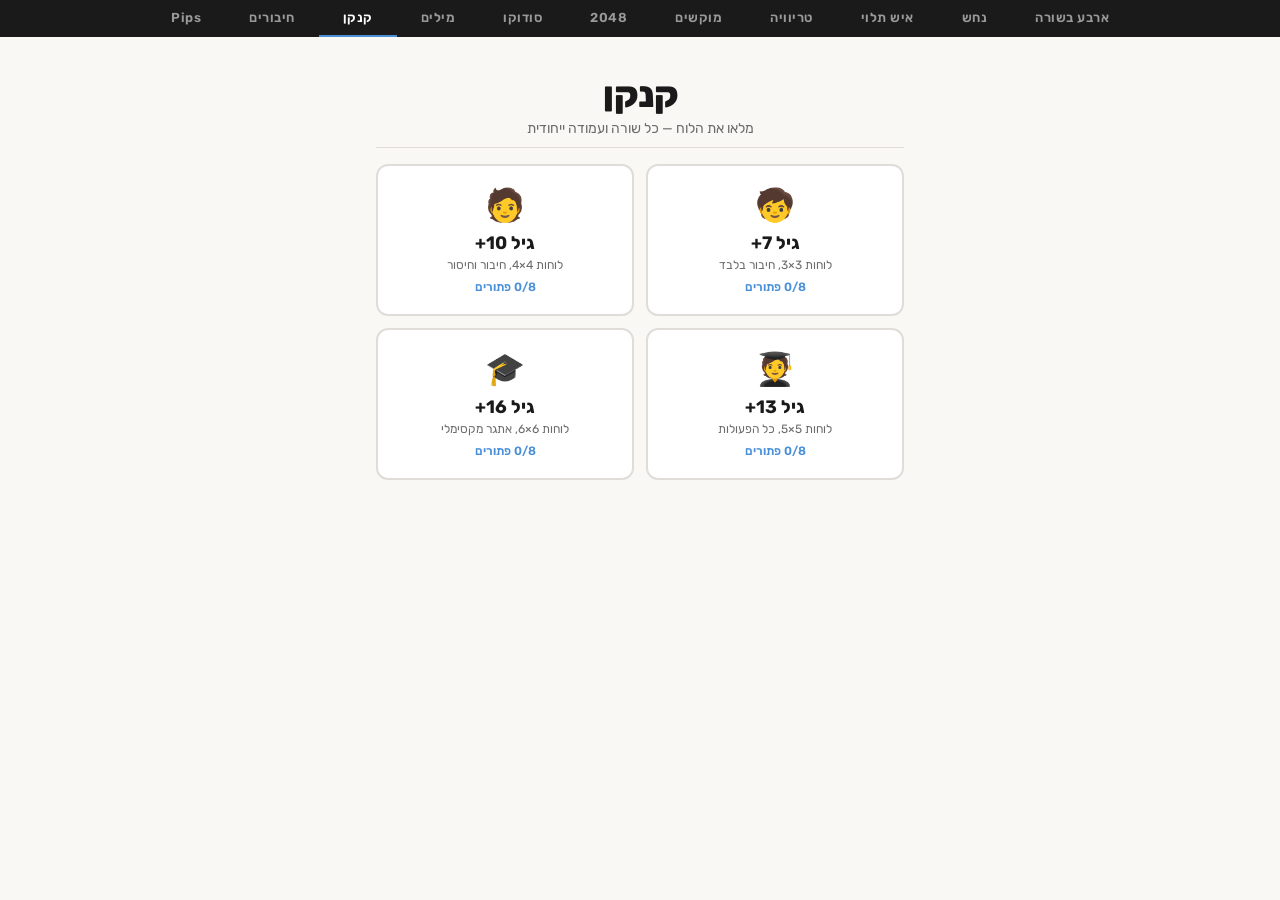
<file: kenken.html>
<!DOCTYPE html>
<html lang="he" dir="rtl">
<head>
    <meta charset="UTF-8">
    <meta name="viewport" content="width=device-width, initial-scale=1.0">
    <title>קנקן - פאזל מתמטי</title>
    <link href="https://fonts.googleapis.com/css2?family=Rubik:wght@300;400;500;600;700;800&family=Playfair+Display:wght@700&display=swap" rel="stylesheet">
    <style>
        *, *::before, *::after { box-sizing: border-box; margin: 0; padding: 0; }
        :root {
            --bg: #faf8f5; --surface: #ffffff; --text: #1a1a1a;
            --text-secondary: #6b6b6b; --accent: #4a90d9; --border: #e0ddd8;
            --error: #e74c3c; --success: #27ae60;
        }
        body { font-family: 'Rubik', sans-serif; background: var(--bg); color: var(--text); min-height: 100vh; }

        .game-nav { display: flex; justify-content: center; background: #1a1a1a; direction: ltr; }
        .game-nav-link { color: #999; text-decoration: none; font-size: 13px; font-weight: 600; padding: 10px 24px; letter-spacing: 0.5px; transition: all 0.2s; border-bottom: 2px solid transparent; font-family: 'Rubik', sans-serif; }
        .game-nav-link:hover { color: #fff; }
        .game-nav-link.active { color: #fff; border-bottom-color: #4a90d9; }

        .container { max-width: 560px; margin: 0 auto; padding: 16px; }
        header { text-align: center; padding: 20px 0 10px; border-bottom: 1px solid var(--border); margin-bottom: 16px; }
        header h1 { font-size: 36px; font-weight: 800; }
        header p { color: var(--text-secondary); font-size: 14px; margin-top: 4px; }

        .home-screen { text-align: center; }
        .home-screen.hidden { display: none; }
        .age-cards { display: grid; grid-template-columns: 1fr 1fr; gap: 12px; margin-top: 16px; }
        .age-card {
            background: var(--surface); border: 2px solid var(--border); border-radius: 12px;
            padding: 20px 12px; cursor: pointer; transition: all 0.2s; text-align: center;
        }
        .age-card:hover { border-color: var(--accent); transform: translateY(-2px); box-shadow: 0 4px 12px rgba(0,0,0,0.08); }
        .age-card .age-icon { font-size: 32px; margin-bottom: 8px; }
        .age-card h3 { font-size: 18px; margin-bottom: 4px; }
        .age-card p { color: var(--text-secondary); font-size: 12px; }
        .age-card .count { font-size: 12px; color: var(--accent); font-weight: 600; margin-top: 8px; }

        .stage-screen { display: none; }
        .stage-screen.active { display: block; }
        .stage-header { display: flex; align-items: center; gap: 12px; margin-bottom: 16px; }
        .back-btn { background: none; border: none; font-size: 16px; cursor: pointer; font-family: 'Rubik', sans-serif; font-weight: 600; color: var(--text); }
        .back-btn:hover { color: var(--accent); }
        .stages-grid { display: grid; grid-template-columns: repeat(5, 1fr); gap: 8px; }
        .stage-btn {
            aspect-ratio: 1; border-radius: 10px; border: 2px solid var(--border); background: var(--surface);
            font-size: 18px; font-weight: 700; cursor: pointer; transition: all 0.2s; font-family: 'Rubik', sans-serif;
        }
        .stage-btn:hover { border-color: var(--accent); }
        .stage-btn.solved { background: #e8f5e9; border-color: #4caf50; color: #2e7d32; }

        .game-screen { display: none; }
        .game-screen.active { display: block; }

        .toolbar { display: flex; justify-content: space-between; align-items: center; margin-bottom: 12px; flex-wrap: wrap; gap: 8px; }
        .toolbar-right { display: flex; align-items: center; gap: 12px; }
        .timer { font-variant-numeric: tabular-nums; color: var(--text-secondary); font-size: 14px; direction: ltr; }
        .puzzle-info { font-weight: 600; font-size: 14px; }

        .toggle-group { display: flex; gap: 4px; direction: ltr; }
        .toggle-btn {
            background: var(--surface); border: 1px solid var(--border); border-radius: 6px;
            padding: 6px 12px; font-size: 12px; font-weight: 600; cursor: pointer;
            font-family: 'Rubik', sans-serif; transition: all 0.15s;
        }
        .toggle-btn.active { background: var(--text); color: white; border-color: var(--text); }

        .grid-wrapper { display: flex; justify-content: center; margin: 16px 0; direction: ltr; }
        .kenken-grid { display: inline-grid; border: 3px solid var(--text); background: var(--text); gap: 0; }
        .kk-cell {
            background: var(--surface); position: relative; cursor: pointer;
            display: flex; align-items: center; justify-content: center;
            font-size: 28px; font-weight: 700; transition: background 0.1s;
            border: 1px solid #ccc; width: 60px; height: 60px;
        }
        .kk-cell.selected { background: #d4e6f9; }
        .kk-cell.highlight { background: #eef3fa; }
        .kk-cell.error { background: #fde8e8; }
        .kk-cell .cage-label {
            position: absolute; top: 2px; left: 4px;
            font-size: 11px; font-weight: 700; color: var(--text);
            pointer-events: none; line-height: 1; direction: ltr;
        }
        .kk-cell .pencil-marks {
            display: grid; grid-template-columns: repeat(3, 1fr); grid-template-rows: repeat(3, 1fr);
            position: absolute; inset: 14px 4px 4px 4px; pointer-events: none;
        }
        .kk-cell .pencil-marks span {
            font-size: 9px; font-weight: 600; color: var(--text-secondary);
            display: flex; align-items: center; justify-content: center;
        }
        .kk-cell .value { pointer-events: none; z-index: 1; }
        .cage-top { border-top: 3px solid var(--text) !important; }
        .cage-right { border-right: 3px solid var(--text) !important; }
        .cage-bottom { border-bottom: 3px solid var(--text) !important; }
        .cage-left { border-left: 3px solid var(--text) !important; }

        .controls { display: flex; flex-direction: column; align-items: center; gap: 10px; margin-top: 12px; }
        .num-pad { display: flex; gap: 6px; flex-wrap: wrap; justify-content: center; direction: ltr; }
        .num-btn {
            width: 44px; height: 44px; border-radius: 8px; border: 2px solid var(--border);
            background: var(--surface); font-size: 18px; font-weight: 700; cursor: pointer;
            font-family: 'Rubik', sans-serif; transition: all 0.15s;
        }
        .num-btn:hover { border-color: var(--accent); background: #f0f4fa; }

        .action-btns { display: flex; gap: 8px; flex-wrap: wrap; justify-content: center; }
        .act-btn {
            padding: 8px 16px; border-radius: 8px; border: 1px solid var(--border);
            background: var(--surface); font-size: 13px; font-weight: 600; cursor: pointer;
            font-family: 'Rubik', sans-serif; transition: all 0.15s;
        }
        .act-btn:hover { border-color: var(--accent); }
        .act-btn.primary { background: var(--text); color: white; border-color: var(--text); }

        .modal-overlay {
            display: none; position: fixed; inset: 0; background: rgba(0,0,0,0.5);
            z-index: 100; justify-content: center; align-items: center;
        }
        .modal-overlay.active { display: flex; }
        .modal {
            background: var(--surface); border-radius: 16px; padding: 32px;
            text-align: center; max-width: 380px; width: 90%; box-shadow: 0 20px 60px rgba(0,0,0,0.3);
        }
        .modal h2 { font-size: 28px; font-weight: 800; margin-bottom: 8px; }
        .modal p { color: var(--text-secondary); margin-bottom: 16px; }
        .modal-btns { display: flex; gap: 8px; justify-content: center; }
        .modal-btn {
            padding: 12px 24px; border-radius: 24px; font-size: 14px; font-weight: 600;
            cursor: pointer; border: 2px solid var(--text); font-family: 'Rubik', sans-serif;
        }
        .modal-btn.primary { background: var(--text); color: white; }
        .modal-btn.outline { background: transparent; }

        .confetti { position: fixed; top: -10px; font-size: 24px; animation: fall linear forwards; pointer-events: none; z-index: 200; }
        @keyframes fall { to { transform: translateY(110vh) rotate(720deg); opacity: 0; } }
    </style>
</head>
<body>
    <nav class="game-nav">
        <a href="index.html" class="game-nav-link">Pips</a>
        <a href="connections.html" class="game-nav-link">חיבורים</a>
        <a href="kenken.html" class="game-nav-link active">קנקן</a>
        <a href="wordle.html" class="game-nav-link">מילים</a>
        <a href="sudoku.html" class="game-nav-link">סודוקו</a>
        <a href="2048.html" class="game-nav-link">2048</a>
        <a href="memory.html" class="game-nav-link">מוקשים</a>
        <a href="trivia.html" class="game-nav-link">טריוויה</a>
        <a href="hangman.html" class="game-nav-link">איש תלוי</a>
        <a href="snake.html" class="game-nav-link">נחש</a>
        <a href="connect4.html" class="game-nav-link">ארבע בשורה</a>
    </nav>

    <div class="container">
        <header>
            <h1>קנקן</h1>
            <p>מלאו את הלוח — כל שורה ועמודה ייחודית</p>
        </header>

        <div class="home-screen" id="homeScreen">
            <div class="age-cards" id="ageCards"></div>
        </div>

        <div class="stage-screen" id="stageScreen">
            <div class="stage-header">
                <button class="back-btn" id="backToHome">→ חזרה</button>
                <span id="stageTitle" style="font-weight:700;"></span>
            </div>
            <div class="stages-grid" id="stagesGrid"></div>
        </div>

        <div class="game-screen" id="gameScreen">
            <div class="toolbar">
                <div style="display:flex;align-items:center;gap:12px;">
                    <button class="back-btn" id="backBtn">→ חזרה</button>
                    <span class="puzzle-info" id="puzzleInfo"></span>
                </div>
                <div class="toolbar-right">
                    <span class="timer" id="timer">0:00</span>
                    <div class="toggle-group">
                        <button class="toggle-btn active" id="normalBtn">רגיל</button>
                        <button class="toggle-btn" id="pencilBtn">עפרון</button>
                    </div>
                </div>
            </div>
            <div class="grid-wrapper">
                <div class="kenken-grid" id="grid"></div>
            </div>
            <div class="controls">
                <div class="num-pad" id="numPad"></div>
                <div class="action-btns">
                    <button class="act-btn" id="eraseBtn">מחיקה</button>
                    <button class="act-btn" id="clearAllBtn">נקה הכל</button>
                    <button class="act-btn" id="checkBtn">בדיקה</button>
                </div>
            </div>
        </div>
    </div>

    <div class="modal-overlay" id="winModal">
        <div class="modal">
            <h2>🎉 פתרת!</h2>
            <p id="winMsg"></p>
            <div class="modal-btns">
                <button class="modal-btn outline" id="winBackBtn">תפריט</button>
                <button class="modal-btn primary" id="winNextBtn">שלב הבא</button>
            </div>
        </div>
    </div>

    <script>
    const AGE_GROUPS = [
        { id: 'age7', label: 'גיל 7+', icon: '🧒', desc: 'לוחות 3×3, חיבור בלבד', gridSize: 3, count: 8 },
        { id: 'age10', label: 'גיל 10+', icon: '🧑', desc: 'לוחות 4×4, חיבור וחיסור', gridSize: 4, count: 8 },
        { id: 'age13', label: 'גיל 13+', icon: '🧑‍🎓', desc: 'לוחות 5×5, כל הפעולות', gridSize: 5, count: 8 },
        { id: 'age16', label: 'גיל 16+', icon: '🎓', desc: 'לוחות 6×6, אתגר מקסימלי', gridSize: 6, count: 8 }
    ];

    let currentAge = null, currentIndex = 0, puzzle = null;
    let userGrid = [], pencilMarks = [], selectedCell = null;
    let pencilMode = false, checkErrors = false;
    let timerInterval, startTime;

    function seededRandom(seed) {
        let s = seed;
        return function() { s = (s * 1103515245 + 12345) & 0x7fffffff; return (s >>> 0) / 0x7fffffff; };
    }

    function shuffleArr(arr, rng) {
        for (let i = arr.length - 1; i > 0; i--) {
            const j = Math.floor(rng() * (i + 1));
            [arr[i], arr[j]] = [arr[j], arr[i]];
        }
    }

    function generateLatinSquare(n, seed) {
        const rng = seededRandom(seed);
        const grid = [];
        for (let i = 0; i < n; i++) { grid.push([]); for (let j = 0; j < n; j++) grid[i].push(((i + j) % n) + 1); }
        for (let s = 0; s < n * 4; s++) {
            const a = Math.floor(rng() * n), b = Math.floor(rng() * n);
            if (a !== b) { for (let i = 0; i < n; i++) [grid[i][a], grid[i][b]] = [grid[i][b], grid[i][a]]; }
            const c = Math.floor(rng() * n), d = Math.floor(rng() * n);
            if (c !== d) [grid[c], grid[d]] = [grid[d], grid[c]];
        }
        return grid;
    }

    function generateCages(solution, n, seed, ageId) {
        const rng = seededRandom(seed + 7777);
        const assigned = Array.from({length: n}, () => Array(n).fill(-1));
        const cages = [];
        let cageId = 0;

        for (let r = 0; r < n; r++) {
            for (let c = 0; c < n; c++) {
                if (assigned[r][c] !== -1) continue;
                const cells = [[r, c]];
                assigned[r][c] = cageId;
                const maxSize = rng() < 0.15 ? 1 : (rng() < 0.5 ? 2 : (n <= 3 ? 2 : 3));
                if (maxSize > 1) {
                    const tryAdd = (fromR, fromC) => {
                        const nbs = [];
                        if (fromR > 0 && assigned[fromR-1][fromC] === -1) nbs.push([fromR-1, fromC]);
                        if (fromR < n-1 && assigned[fromR+1][fromC] === -1) nbs.push([fromR+1, fromC]);
                        if (fromC > 0 && assigned[fromR][fromC-1] === -1) nbs.push([fromR, fromC-1]);
                        if (fromC < n-1 && assigned[fromR][fromC+1] === -1) nbs.push([fromR, fromC+1]);
                        shuffleArr(nbs, rng);
                        for (const nb of nbs) {
                            if (cells.length >= maxSize) break;
                            if (assigned[nb[0]][nb[1]] === -1) { cells.push(nb); assigned[nb[0]][nb[1]] = cageId; }
                        }
                    };
                    tryAdd(r, c);
                    if (cells.length < maxSize && cells.length >= 2) {
                        const last = cells[cells.length - 1];
                        tryAdd(last[0], last[1]);
                    }
                }

                const vals = cells.map(([r2, c2]) => solution[r2][c2]);
                let op, target;
                if (cells.length === 1) {
                    op = ''; target = vals[0];
                } else if (cells.length === 2) {
                    const [a, b] = [Math.max(...vals), Math.min(...vals)];
                    const ops = [['+', a + b]];
                    if (ageId !== 'age7') ops.push(['-', a - b]);
                    if (ageId === 'age13' || ageId === 'age16') {
                        ops.push(['×', a * b]);
                        if (b !== 0 && a % b === 0) ops.push(['÷', a / b]);
                    }
                    const pick = ops[Math.floor(rng() * ops.length)];
                    op = pick[0]; target = pick[1];
                } else {
                    const sum = vals.reduce((a, b) => a + b, 0);
                    const prod = vals.reduce((a, b) => a * b, 1);
                    const ops = [['+', sum]];
                    if (ageId === 'age13' || ageId === 'age16') ops.push(['×', prod]);
                    const pick = ops[Math.floor(rng() * ops.length)];
                    op = pick[0]; target = pick[1];
                }
                cages.push({ cells, op, target });
                cageId++;
            }
        }
        return cages;
    }

    function generatePuzzle(ageId, index) {
        const ag = AGE_GROUPS.find(a => a.id === ageId);
        const n = ag.gridSize;
        const seed = n * 10000 + index * 137 + 42;
        const solution = generateLatinSquare(n, seed);
        const cages = generateCages(solution, n, seed, ageId);
        return { n, cages, solution };
    }

    function loadProgress() { try { return JSON.parse(localStorage.getItem('kenken-he')) || {}; } catch { return {}; } }
    function saveProgressItem(key) { const p = loadProgress(); p[key] = true; localStorage.setItem('kenken-he', JSON.stringify(p)); }

    function renderHome() {
        document.getElementById('homeScreen').classList.remove('hidden');
        document.getElementById('stageScreen').classList.remove('active');
        document.getElementById('gameScreen').classList.remove('active');
        document.getElementById('winModal').classList.remove('active');
        const container = document.getElementById('ageCards');
        container.innerHTML = '';
        const progress = loadProgress();
        AGE_GROUPS.forEach(ag => {
            const solved = Array.from({length: ag.count}, (_, i) => progress[`${ag.id}-${i}`] ? 1 : 0).reduce((a,b) => a+b, 0);
            const card = document.createElement('div');
            card.className = 'age-card';
            card.innerHTML = `<div class="age-icon">${ag.icon}</div><h3>${ag.label}</h3><p>${ag.desc}</p><div class="count">${solved}/${ag.count} פתורים</div>`;
            card.addEventListener('click', () => showStages(ag.id));
            container.appendChild(card);
        });
    }

    function showStages(ageId) {
        currentAge = ageId;
        const ag = AGE_GROUPS.find(a => a.id === ageId);
        document.getElementById('homeScreen').classList.add('hidden');
        document.getElementById('stageScreen').classList.add('active');
        document.getElementById('gameScreen').classList.remove('active');
        document.getElementById('stageTitle').textContent = `${ag.label} — ${ag.gridSize}×${ag.gridSize}`;
        const grid = document.getElementById('stagesGrid');
        grid.innerHTML = '';
        const progress = loadProgress();
        for (let i = 0; i < ag.count; i++) {
            const btn = document.createElement('button');
            btn.className = 'stage-btn' + (progress[`${ageId}-${i}`] ? ' solved' : '');
            btn.textContent = i + 1;
            btn.addEventListener('click', () => startPuzzle(ageId, i));
            grid.appendChild(btn);
        }
    }

    function startPuzzle(ageId, index) {
        currentAge = ageId; currentIndex = index;
        const ag = AGE_GROUPS.find(a => a.id === ageId);
        puzzle = generatePuzzle(ageId, index);
        const n = puzzle.n;
        userGrid = Array.from({length: n}, () => Array(n).fill(0));
        pencilMarks = Array.from({length: n}, () => Array.from({length: n}, () => new Set()));
        selectedCell = null; pencilMode = false; checkErrors = false;

        document.getElementById('homeScreen').classList.add('hidden');
        document.getElementById('stageScreen').classList.remove('active');
        document.getElementById('gameScreen').classList.add('active');
        document.getElementById('puzzleInfo').textContent = `${ag.label} • שלב ${index + 1}`;
        document.getElementById('normalBtn').classList.add('active');
        document.getElementById('pencilBtn').classList.remove('active');
        document.getElementById('winModal').classList.remove('active');

        buildNumPad();
        renderGrid();
        startTimer();
    }

    function startTimer() {
        clearInterval(timerInterval);
        startTime = Date.now();
        timerInterval = setInterval(() => {
            const s = Math.floor((Date.now() - startTime) / 1000);
            document.getElementById('timer').textContent = `${Math.floor(s/60)}:${String(s%60).padStart(2,'0')}`;
        }, 1000);
    }

    function buildNumPad() {
        const pad = document.getElementById('numPad');
        pad.innerHTML = '';
        for (let i = 1; i <= puzzle.n; i++) {
            const btn = document.createElement('button');
            btn.className = 'num-btn';
            btn.textContent = i;
            btn.addEventListener('click', () => enterNumber(i));
            pad.appendChild(btn);
        }
    }

    function renderGrid() {
        const g = document.getElementById('grid');
        const n = puzzle.n;
        g.style.gridTemplateColumns = `repeat(${n}, 60px)`;
        g.innerHTML = '';

        const cageMap = Array.from({length: n}, () => Array(n).fill(-1));
        puzzle.cages.forEach((cage, ci) => { cage.cells.forEach(([r, c]) => { cageMap[r][c] = ci; }); });

        for (let r = 0; r < n; r++) {
            for (let c = 0; c < n; c++) {
                const cell = document.createElement('div');
                cell.className = 'kk-cell';

                const ci = cageMap[r][c];
                if (r === 0 || cageMap[r-1][c] !== ci) cell.classList.add('cage-top');
                if (r === n-1 || cageMap[r+1]?.[c] !== ci) cell.classList.add('cage-bottom');
                if (c === 0 || cageMap[r][c-1] !== ci) cell.classList.add('cage-left');
                if (c === n-1 || cageMap[r][c+1] !== ci) cell.classList.add('cage-right');

                const cage = puzzle.cages[ci];
                const isFirst = cage.cells[0][0] === r && cage.cells[0][1] === c;
                if (isFirst) {
                    const label = document.createElement('span');
                    label.className = 'cage-label';
                    label.textContent = cage.op ? `${cage.target}${cage.op}` : cage.target;
                    cell.appendChild(label);
                }

                if (userGrid[r][c]) {
                    const val = document.createElement('span');
                    val.className = 'value';
                    val.textContent = userGrid[r][c];
                    cell.appendChild(val);
                } else if (pencilMarks[r][c].size > 0) {
                    const pm = document.createElement('div');
                    pm.className = 'pencil-marks';
                    for (let i = 1; i <= Math.min(n, 9); i++) {
                        const s = document.createElement('span');
                        s.textContent = pencilMarks[r][c].has(i) ? i : '';
                        pm.appendChild(s);
                    }
                    cell.appendChild(pm);
                }

                if (selectedCell && selectedCell[0] === r && selectedCell[1] === c) cell.classList.add('selected');
                else if (selectedCell && (selectedCell[0] === r || selectedCell[1] === c)) cell.classList.add('highlight');
                if (checkErrors && userGrid[r][c] && hasError(r, c)) cell.classList.add('error');

                cell.addEventListener('click', () => { selectedCell = [r, c]; renderGrid(); });
                g.appendChild(cell);
            }
        }
    }

    function hasError(r, c) {
        const v = userGrid[r][c];
        if (!v) return false;
        const n = puzzle.n;
        for (let i = 0; i < n; i++) {
            if (i !== c && userGrid[r][i] === v) return true;
            if (i !== r && userGrid[i][c] === v) return true;
        }
        return false;
    }

    function enterNumber(num) {
        if (!selectedCell) return;
        const [r, c] = selectedCell;
        if (pencilMode) {
            if (pencilMarks[r][c].has(num)) pencilMarks[r][c].delete(num);
            else pencilMarks[r][c].add(num);
            userGrid[r][c] = 0;
        } else {
            userGrid[r][c] = userGrid[r][c] === num ? 0 : num;
            pencilMarks[r][c].clear();
        }
        renderGrid();
        checkWin();
    }

    function checkWin() {
        const n = puzzle.n;
        for (let r = 0; r < n; r++) for (let c = 0; c < n; c++) if (userGrid[r][c] === 0) return;
        for (let r = 0; r < n; r++) {
            const row = new Set(userGrid[r]); if (row.size !== n) return;
            const col = new Set(); for (let c = 0; c < n; c++) col.add(userGrid[c][r]); if (col.size !== n) return;
        }
        for (const cage of puzzle.cages) if (!checkCage(cage)) return;

        clearInterval(timerInterval);
        const s = Math.floor((Date.now() - startTime) / 1000);
        document.getElementById('winMsg').textContent = `נפתר ב-${Math.floor(s/60)}:${String(s%60).padStart(2,'0')}`;
        document.getElementById('winModal').classList.add('active');
        saveProgressItem(`${currentAge}-${currentIndex}`);
        spawnConfetti();
    }

    function checkCage(cage) {
        const vals = cage.cells.map(([r, c]) => userGrid[r][c]);
        if (vals.some(v => v === 0)) return false;
        if (cage.op === '') return vals[0] === cage.target;
        if (cage.op === '+') return vals.reduce((a, b) => a + b, 0) === cage.target;
        if (cage.op === '×') return vals.reduce((a, b) => a * b, 1) === cage.target;
        if (cage.op === '-') return Math.max(...vals) - Math.min(...vals) === cage.target;
        if (cage.op === '÷') { const [a, b] = [Math.max(...vals), Math.min(...vals)]; return b !== 0 && a / b === cage.target; }
        return false;
    }

    function spawnConfetti() {
        const emojis = ['🎉','⭐','🎊','✨','🏆'];
        for (let i = 0; i < 30; i++) {
            const el = document.createElement('div');
            el.className = 'confetti';
            el.textContent = emojis[Math.floor(Math.random() * emojis.length)];
            el.style.left = Math.random() * 100 + 'vw';
            el.style.animationDuration = (2 + Math.random() * 2) + 's';
            el.style.animationDelay = Math.random() * 0.5 + 's';
            document.body.appendChild(el);
            setTimeout(() => el.remove(), 5000);
        }
    }

    document.addEventListener('keydown', e => {
        if (!selectedCell || !puzzle) return;
        const num = parseInt(e.key);
        if (num >= 1 && num <= puzzle.n) { enterNumber(num); return; }
        if (e.key === 'Backspace' || e.key === 'Delete') {
            const [r, c] = selectedCell;
            userGrid[r][c] = 0; pencilMarks[r][c].clear(); renderGrid(); return;
        }
        const [r, c] = selectedCell;
        if (e.key === 'ArrowUp' && r > 0) { selectedCell = [r-1, c]; renderGrid(); e.preventDefault(); }
        if (e.key === 'ArrowDown' && r < puzzle.n-1) { selectedCell = [r+1, c]; renderGrid(); e.preventDefault(); }
        if (e.key === 'ArrowLeft' && c > 0) { selectedCell = [r, c-1]; renderGrid(); e.preventDefault(); }
        if (e.key === 'ArrowRight' && c < puzzle.n-1) { selectedCell = [r, c+1]; renderGrid(); e.preventDefault(); }
    });

    document.getElementById('backToHome').addEventListener('click', renderHome);
    document.getElementById('backBtn').addEventListener('click', () => showStages(currentAge));
    document.getElementById('normalBtn').addEventListener('click', () => {
        pencilMode = false;
        document.getElementById('normalBtn').classList.add('active');
        document.getElementById('pencilBtn').classList.remove('active');
    });
    document.getElementById('pencilBtn').addEventListener('click', () => {
        pencilMode = true;
        document.getElementById('pencilBtn').classList.add('active');
        document.getElementById('normalBtn').classList.remove('active');
    });
    document.getElementById('eraseBtn').addEventListener('click', () => {
        if (!selectedCell) return;
        const [r, c] = selectedCell;
        userGrid[r][c] = 0; pencilMarks[r][c].clear(); renderGrid();
    });
    document.getElementById('clearAllBtn').addEventListener('click', () => {
        if (!puzzle) return;
        const n = puzzle.n;
        userGrid = Array.from({length: n}, () => Array(n).fill(0));
        pencilMarks = Array.from({length: n}, () => Array.from({length: n}, () => new Set()));
        checkErrors = false; renderGrid();
    });
    document.getElementById('checkBtn').addEventListener('click', () => { checkErrors = !checkErrors; renderGrid(); });
    document.getElementById('winBackBtn').addEventListener('click', () => { document.getElementById('winModal').classList.remove('active'); renderHome(); });
    document.getElementById('winNextBtn').addEventListener('click', () => {
        document.getElementById('winModal').classList.remove('active');
        const ag = AGE_GROUPS.find(a => a.id === currentAge);
        const next = currentIndex + 1;
        if (next < ag.count) startPuzzle(currentAge, next);
        else showStages(currentAge);
    });

    renderHome();
    </script>
</body>
</html>
</file>
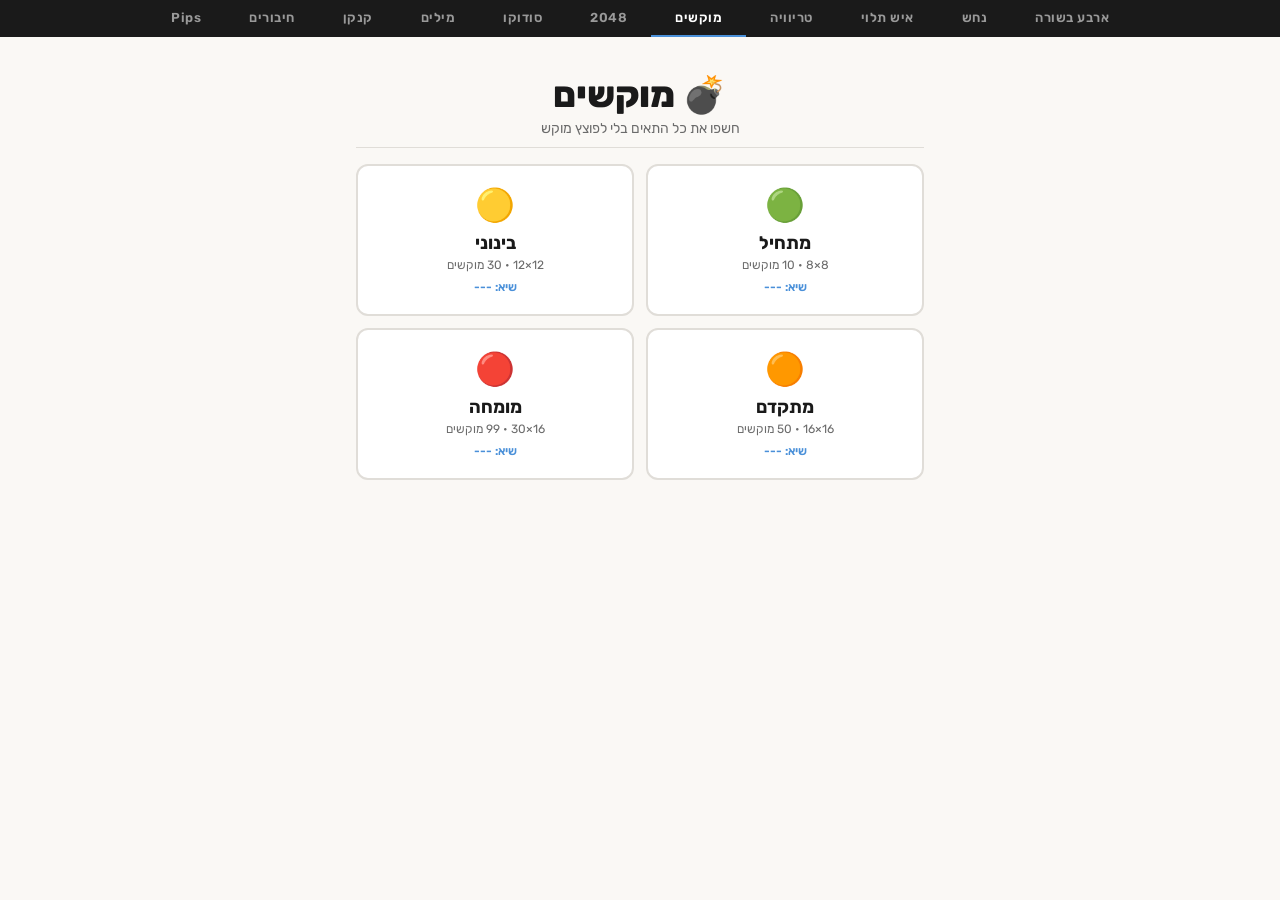
<file: memory.html>
<!DOCTYPE html>
<html lang="he" dir="rtl">
<head>
    <meta charset="UTF-8">
    <meta name="viewport" content="width=device-width, initial-scale=1.0">
    <title>מוקשים - שולה מוקשים</title>
    <link href="https://fonts.googleapis.com/css2?family=Rubik:wght@300;400;500;600;700;800&display=swap" rel="stylesheet">
    <style>
        *, *::before, *::after { box-sizing: border-box; margin: 0; padding: 0; }
        :root {
            --bg: #faf8f5; --surface: #ffffff; --text: #1a1a1a;
            --text-secondary: #6b6b6b; --accent: #4a90d9; --border: #e0ddd8;
            --cell-hidden: #c8c0b8; --cell-hidden-hover: #b8b0a8;
            --cell-revealed: #e8e4df; --cell-mine: #e74c3c;
            --cell-flag: #f39c12;
        }
        body { font-family: 'Rubik', sans-serif; background: var(--bg); color: var(--text); min-height: 100vh; user-select: none; }

        .game-nav { display: flex; justify-content: center; background: #1a1a1a; direction: ltr; overflow-x: auto; }
        .game-nav-link { color: #999; text-decoration: none; font-size: 13px; font-weight: 600; padding: 10px 24px; letter-spacing: 0.5px; transition: all 0.2s; border-bottom: 2px solid transparent; font-family: 'Rubik', sans-serif; white-space: nowrap; }
        .game-nav-link:hover { color: #fff; }
        .game-nav-link.active { color: #fff; border-bottom-color: #4a90d9; }

        .container { max-width: 600px; margin: 0 auto; padding: 16px; }
        header { text-align: center; padding: 20px 0 10px; border-bottom: 1px solid var(--border); margin-bottom: 16px; }
        header h1 { font-size: 36px; font-weight: 800; }
        header p { color: var(--text-secondary); font-size: 14px; margin-top: 4px; }

        .hidden { display: none !important; }

        /* Home */
        .home-screen { text-align: center; }
        .diff-cards { display: grid; grid-template-columns: 1fr 1fr; gap: 12px; margin-top: 16px; }
        .diff-card {
            background: var(--surface); border: 2px solid var(--border); border-radius: 12px;
            padding: 20px 12px; cursor: pointer; transition: all 0.2s; text-align: center;
        }
        .diff-card:hover { border-color: var(--accent); transform: translateY(-2px); box-shadow: 0 4px 12px rgba(0,0,0,0.08); }
        .diff-card .diff-icon { font-size: 32px; margin-bottom: 8px; }
        .diff-card h3 { font-size: 18px; margin-bottom: 4px; }
        .diff-card p { color: var(--text-secondary); font-size: 12px; }
        .diff-card .best { font-size: 12px; color: var(--accent); font-weight: 600; margin-top: 8px; }

        /* Game */
        .game-screen { display: none; }
        .game-screen.active { display: block; }

        .toolbar { display: flex; justify-content: space-between; align-items: center; margin-bottom: 12px; }
        .toolbar-right { display: flex; align-items: center; gap: 16px; }
        .back-btn { background: none; border: none; font-size: 16px; cursor: pointer; font-family: 'Rubik', sans-serif; font-weight: 600; color: var(--text); }
        .back-btn:hover { color: var(--accent); }

        .info-bar { display: flex; justify-content: space-between; align-items: center; margin-bottom: 12px;
            background: var(--surface); border-radius: 10px; padding: 10px 16px; border: 1px solid var(--border); }
        .info-item { text-align: center; }
        .info-item .label { font-size: 11px; color: var(--text-secondary); font-weight: 600; }
        .info-item .value { font-size: 22px; font-weight: 800; font-variant-numeric: tabular-nums; direction: ltr; }
        .info-item .value.mine-count { color: var(--cell-mine); }

        .toggle-bar { display: flex; justify-content: center; gap: 8px; margin-bottom: 12px; }
        .mode-btn {
            padding: 8px 20px; border-radius: 8px; border: 2px solid var(--border);
            background: var(--surface); font-size: 14px; font-weight: 600; cursor: pointer;
            font-family: 'Rubik', sans-serif; transition: all 0.15s; display: flex; align-items: center; gap: 6px;
        }
        .mode-btn.active { background: var(--text); color: white; border-color: var(--text); }
        .mode-btn:hover:not(.active) { border-color: var(--accent); }

        .grid-wrapper { display: flex; justify-content: center; margin: 0 auto; direction: ltr; }
        .mine-grid {
            display: inline-grid; gap: 2px; background: #a09890; padding: 3px; border-radius: 6px;
            box-shadow: 0 2px 8px rgba(0,0,0,0.15);
        }
        .mine-cell {
            width: 36px; height: 36px; border: none; border-radius: 3px;
            display: flex; align-items: center; justify-content: center;
            font-size: 14px; font-weight: 800; cursor: pointer;
            transition: background 0.1s; font-family: 'Rubik', sans-serif;
        }
        .mine-cell.unrevealed { background: var(--cell-hidden); }
        .mine-cell.unrevealed:hover { background: var(--cell-hidden-hover); }
        .mine-cell.unrevealed:active { background: #a8a098; }
        .mine-cell.revealed { background: var(--cell-revealed); cursor: default; }
        .mine-cell.mine-hit { background: var(--cell-mine); }
        .mine-cell.flagged { background: var(--cell-hidden); }
        .mine-cell.flagged::after { content: '🚩'; font-size: 16px; }
        .mine-cell.question { background: var(--cell-hidden); }
        .mine-cell.question::after { content: '❓'; font-size: 14px; }

        .mine-cell .num { pointer-events: none; }
        .n1 { color: #1976d2; } .n2 { color: #388e3c; } .n3 { color: #d32f2f; }
        .n4 { color: #7b1fa2; } .n5 { color: #ff8f00; } .n6 { color: #00838f; }
        .n7 { color: #333; } .n8 { color: #888; }

        .game-actions { display: flex; justify-content: center; gap: 8px; margin-top: 12px; }
        .act-btn {
            padding: 10px 20px; border-radius: 10px; border: 2px solid var(--border);
            background: var(--surface); font-size: 14px; font-weight: 600; cursor: pointer;
            font-family: 'Rubik', sans-serif; transition: all 0.15s;
        }
        .act-btn:hover { border-color: var(--accent); }
        .act-btn.primary { background: var(--text); color: white; border-color: var(--text); }

        .modal-overlay { display: none; position: fixed; inset: 0; background: rgba(0,0,0,0.5); z-index: 100; justify-content: center; align-items: center; }
        .modal-overlay.active { display: flex; }
        .modal {
            background: var(--surface); border-radius: 16px; padding: 32px; text-align: center;
            max-width: 380px; width: 90%; box-shadow: 0 20px 60px rgba(0,0,0,0.3);
        }
        .modal h2 { font-size: 28px; font-weight: 800; margin-bottom: 8px; }
        .modal p { color: var(--text-secondary); margin-bottom: 16px; font-size: 15px; }
        .modal-btns { display: flex; gap: 8px; justify-content: center; margin-top: 16px; }
        .modal-btn {
            padding: 12px 24px; border-radius: 24px; font-size: 14px; font-weight: 600;
            cursor: pointer; border: 2px solid var(--text); font-family: 'Rubik', sans-serif;
        }
        .modal-btn.primary { background: var(--text); color: white; }
        .modal-btn.outline { background: transparent; }

        .confetti { position: fixed; top: -10px; font-size: 24px; animation: fall linear forwards; pointer-events: none; z-index: 200; }
        @keyframes fall { to { transform: translateY(110vh) rotate(720deg); opacity: 0; } }

        @media (max-width: 480px) {
            .mine-cell { width: 30px; height: 30px; font-size: 12px; }
            .mine-cell.flagged::after { font-size: 13px; }
        }
    </style>
</head>
<body>
    <nav class="game-nav">
        <a href="index.html" class="game-nav-link">Pips</a>
        <a href="connections.html" class="game-nav-link">חיבורים</a>
        <a href="kenken.html" class="game-nav-link">קנקן</a>
        <a href="wordle.html" class="game-nav-link">מילים</a>
        <a href="sudoku.html" class="game-nav-link">סודוקו</a>
        <a href="2048.html" class="game-nav-link">2048</a>
        <a href="memory.html" class="game-nav-link active">מוקשים</a>
        <a href="trivia.html" class="game-nav-link">טריוויה</a>
        <a href="hangman.html" class="game-nav-link">איש תלוי</a>
        <a href="snake.html" class="game-nav-link">נחש</a>
        <a href="connect4.html" class="game-nav-link">ארבע בשורה</a>
    </nav>

    <div class="container">
        <header>
            <h1>💣 מוקשים</h1>
            <p>חשפו את כל התאים בלי לפוצץ מוקש</p>
        </header>

        <div class="home-screen" id="homeScreen">
            <div class="diff-cards" id="diffCards"></div>
        </div>

        <div class="game-screen" id="gameScreen">
            <div class="toolbar">
                <button class="back-btn" id="backBtn">→ חזרה</button>
                <span id="diffLabel" style="font-weight:700;"></span>
            </div>

            <div class="info-bar">
                <div class="info-item">
                    <div class="label">מוקשים</div>
                    <div class="value mine-count" id="mineCount">0</div>
                </div>
                <div class="info-item">
                    <div class="label">זמן</div>
                    <div class="value" id="timer">0:00</div>
                </div>
                <div class="info-item">
                    <div class="label">דגלים</div>
                    <div class="value" id="flagCount">0</div>
                </div>
            </div>

            <div class="toggle-bar">
                <button class="mode-btn active" id="revealMode">👆 חשיפה</button>
                <button class="mode-btn" id="flagMode">🚩 דגל</button>
            </div>

            <div class="grid-wrapper">
                <div class="mine-grid" id="grid"></div>
            </div>

            <div class="game-actions">
                <button class="act-btn" id="newGameBtn">משחק חדש</button>
            </div>
        </div>
    </div>

    <div class="modal-overlay" id="endModal">
        <div class="modal">
            <h2 id="endTitle"></h2>
            <p id="endMsg"></p>
            <div class="modal-btns">
                <button class="modal-btn outline" id="endHomeBtn">תפריט</button>
                <button class="modal-btn primary" id="endRetryBtn">שחק שוב</button>
            </div>
        </div>
    </div>

    <script>
    const DIFFICULTIES = [
        { id: 'beginner', label: 'מתחיל', icon: '🟢', rows: 8, cols: 8, mines: 10, desc: '8×8 • 10 מוקשים' },
        { id: 'intermediate', label: 'בינוני', icon: '🟡', rows: 12, cols: 12, mines: 30, desc: '12×12 • 30 מוקשים' },
        { id: 'advanced', label: 'מתקדם', icon: '🟠', rows: 16, cols: 16, mines: 50, desc: '16×16 • 50 מוקשים' },
        { id: 'expert', label: 'מומחה', icon: '🔴', rows: 16, cols: 30, mines: 99, desc: '16×30 • 99 מוקשים' }
    ];

    let currentDiff = null;
    let board = [], revealed = [], flagged = [], gameOver = false, firstClick = true;
    let rows = 0, cols = 0, totalMines = 0, flagsPlaced = 0, cellsRevealed = 0;
    let timerInterval, startTime, seconds = 0;
    let flagModeActive = false;

    function loadBest() { try { return JSON.parse(localStorage.getItem('mines-best')) || {}; } catch { return {}; } }
    function saveBest(id, time) {
        const b = loadBest();
        if (!b[id] || time < b[id]) { b[id] = time; localStorage.setItem('mines-best', JSON.stringify(b)); }
    }

    function renderHome() {
        document.getElementById('homeScreen').classList.remove('hidden');
        document.getElementById('gameScreen').classList.remove('active');
        document.getElementById('endModal').classList.remove('active');
        const container = document.getElementById('diffCards');
        container.innerHTML = '';
        const bests = loadBest();
        DIFFICULTIES.forEach(d => {
            const card = document.createElement('div');
            card.className = 'diff-card';
            const bestTime = bests[d.id] ? formatTime(bests[d.id]) : '---';
            card.innerHTML = `<div class="diff-icon">${d.icon}</div><h3>${d.label}</h3><p>${d.desc}</p><div class="best">שיא: ${bestTime}</div>`;
            card.addEventListener('click', () => startGame(d));
            container.appendChild(card);
        });
    }

    function startGame(diff) {
        currentDiff = diff;
        rows = diff.rows; cols = diff.cols; totalMines = diff.mines;
        gameOver = false; firstClick = true; flagsPlaced = 0; cellsRevealed = 0;
        flagModeActive = false;

        board = Array.from({length: rows}, () => Array(cols).fill(0));
        revealed = Array.from({length: rows}, () => Array(cols).fill(false));
        flagged = Array.from({length: rows}, () => Array(cols).fill(0)); // 0=none, 1=flag, 2=question

        document.getElementById('homeScreen').classList.add('hidden');
        document.getElementById('gameScreen').classList.add('active');
        document.getElementById('diffLabel').textContent = diff.label;
        document.getElementById('revealMode').classList.add('active');
        document.getElementById('flagMode').classList.remove('active');
        document.getElementById('endModal').classList.remove('active');

        updateInfo();
        renderGrid();
        resetTimer();
    }

    function placeMines(safeR, safeC) {
        let placed = 0;
        while (placed < totalMines) {
            const r = Math.floor(Math.random() * rows);
            const c = Math.floor(Math.random() * cols);
            if (board[r][c] === -1) continue;
            if (Math.abs(r - safeR) <= 1 && Math.abs(c - safeC) <= 1) continue;
            board[r][c] = -1;
            placed++;
        }
        for (let r = 0; r < rows; r++) {
            for (let c = 0; c < cols; c++) {
                if (board[r][c] === -1) continue;
                let count = 0;
                for (let dr = -1; dr <= 1; dr++) {
                    for (let dc = -1; dc <= 1; dc++) {
                        if (dr === 0 && dc === 0) continue;
                        const nr = r + dr, nc = c + dc;
                        if (nr >= 0 && nr < rows && nc >= 0 && nc < cols && board[nr][nc] === -1) count++;
                    }
                }
                board[r][c] = count;
            }
        }
    }

    function renderGrid() {
        const grid = document.getElementById('grid');
        grid.style.gridTemplateColumns = `repeat(${cols}, 36px)`;
        grid.innerHTML = '';

        for (let r = 0; r < rows; r++) {
            for (let c = 0; c < cols; c++) {
                const cell = document.createElement('div');
                cell.className = 'mine-cell';

                if (revealed[r][c]) {
                    cell.classList.add('revealed');
                    if (board[r][c] === -1) {
                        cell.classList.add('mine-hit');
                        cell.textContent = '💣';
                    } else if (board[r][c] > 0) {
                        const span = document.createElement('span');
                        span.className = `num n${board[r][c]}`;
                        span.textContent = board[r][c];
                        cell.appendChild(span);
                    }
                } else {
                    cell.classList.add('unrevealed');
                    if (flagged[r][c] === 1) {
                        cell.classList.add('flagged');
                    } else if (flagged[r][c] === 2) {
                        cell.classList.add('question');
                    }
                    cell.addEventListener('click', () => handleClick(r, c));
                    cell.addEventListener('contextmenu', (e) => { e.preventDefault(); toggleFlag(r, c); });
                }
                grid.appendChild(cell);
            }
        }
    }

    function handleClick(r, c) {
        if (gameOver) return;
        if (flagModeActive) { toggleFlag(r, c); return; }
        if (flagged[r][c] !== 0) return;

        if (firstClick) {
            firstClick = false;
            placeMines(r, c);
            startTimer();
        }

        if (board[r][c] === -1) {
            revealAllMines(r, c);
            endGame(false);
            return;
        }

        revealCell(r, c);
        checkWin();
        renderGrid();
    }

    function revealCell(r, c) {
        if (r < 0 || r >= rows || c < 0 || c >= cols) return;
        if (revealed[r][c] || flagged[r][c] === 1) return;

        revealed[r][c] = true;
        flagged[r][c] = 0;
        cellsRevealed++;

        if (board[r][c] === 0) {
            for (let dr = -1; dr <= 1; dr++) {
                for (let dc = -1; dc <= 1; dc++) {
                    if (dr === 0 && dc === 0) continue;
                    revealCell(r + dr, c + dc);
                }
            }
        }
    }

    function toggleFlag(r, c) {
        if (gameOver || revealed[r][c]) return;
        if (flagged[r][c] === 0) {
            flagged[r][c] = 1;
            flagsPlaced++;
        } else if (flagged[r][c] === 1) {
            flagged[r][c] = 2;
            flagsPlaced--;
        } else {
            flagged[r][c] = 0;
        }
        updateInfo();
        renderGrid();
    }

    function revealAllMines(hitR, hitC) {
        for (let r = 0; r < rows; r++) {
            for (let c = 0; c < cols; c++) {
                if (board[r][c] === -1) revealed[r][c] = true;
            }
        }
        renderGrid();
    }

    function checkWin() {
        const totalSafe = rows * cols - totalMines;
        if (cellsRevealed === totalSafe) {
            endGame(true);
        }
    }

    function endGame(won) {
        gameOver = true;
        clearInterval(timerInterval);

        if (won) {
            saveBest(currentDiff.id, seconds);
            spawnConfetti();
            document.getElementById('endTitle').textContent = '🎉 ניצחת!';
            document.getElementById('endMsg').textContent = `סיימת ב-${formatTime(seconds)}`;
        } else {
            document.getElementById('endTitle').textContent = '💥 בום!';
            document.getElementById('endMsg').textContent = 'פוצצת מוקש... נסה שוב!';
        }
        document.getElementById('endModal').classList.add('active');
    }

    function updateInfo() {
        document.getElementById('mineCount').textContent = totalMines - flagsPlaced;
        document.getElementById('flagCount').textContent = flagsPlaced;
    }

    function startTimer() {
        clearInterval(timerInterval);
        startTime = Date.now(); seconds = 0;
        timerInterval = setInterval(() => {
            seconds = Math.floor((Date.now() - startTime) / 1000);
            document.getElementById('timer').textContent = formatTime(seconds);
        }, 1000);
    }

    function resetTimer() {
        clearInterval(timerInterval);
        seconds = 0;
        document.getElementById('timer').textContent = '0:00';
    }

    function formatTime(s) {
        return `${Math.floor(s / 60)}:${String(s % 60).padStart(2, '0')}`;
    }

    function spawnConfetti() {
        const emojis = ['🎉','⭐','🎊','✨','🏆'];
        for (let i = 0; i < 30; i++) {
            const el = document.createElement('div');
            el.className = 'confetti';
            el.textContent = emojis[Math.floor(Math.random() * emojis.length)];
            el.style.left = Math.random() * 100 + 'vw';
            el.style.animationDuration = (2 + Math.random() * 2) + 's';
            el.style.animationDelay = Math.random() * 0.5 + 's';
            document.body.appendChild(el);
            setTimeout(() => el.remove(), 5000);
        }
    }

    // Events
    document.getElementById('backBtn').addEventListener('click', renderHome);
    document.getElementById('newGameBtn').addEventListener('click', () => startGame(currentDiff));
    document.getElementById('endHomeBtn').addEventListener('click', renderHome);
    document.getElementById('endRetryBtn').addEventListener('click', () => { document.getElementById('endModal').classList.remove('active'); startGame(currentDiff); });
    document.getElementById('revealMode').addEventListener('click', () => {
        flagModeActive = false;
        document.getElementById('revealMode').classList.add('active');
        document.getElementById('flagMode').classList.remove('active');
    });
    document.getElementById('flagMode').addEventListener('click', () => {
        flagModeActive = true;
        document.getElementById('flagMode').classList.add('active');
        document.getElementById('revealMode').classList.remove('active');
    });

    renderHome();
    </script>
</body>
</html>
</file>
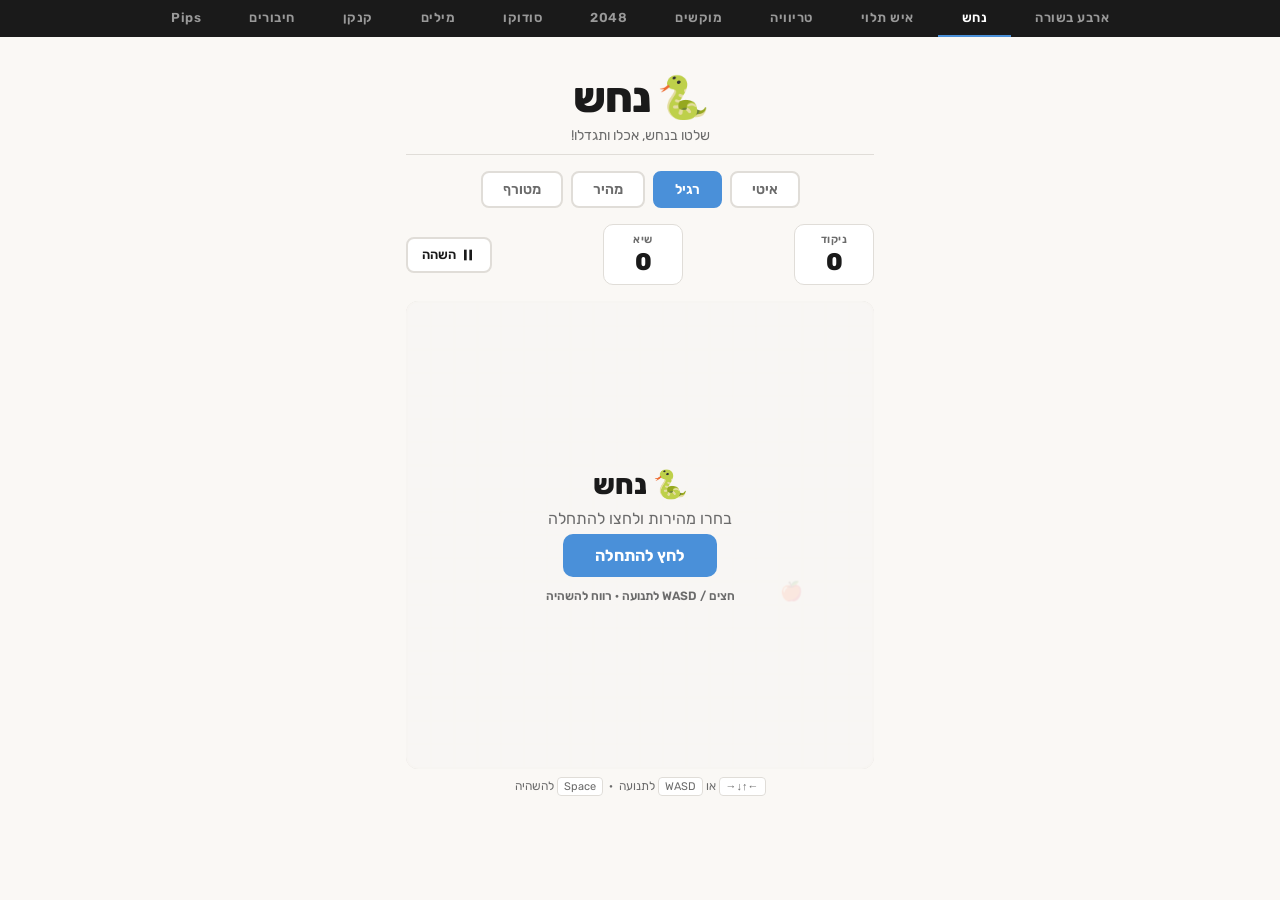
<file: snake.html>
<!DOCTYPE html>
<html lang="he" dir="rtl">
<head>
    <meta charset="UTF-8">
    <meta name="viewport" content="width=device-width, initial-scale=1.0, user-scalable=no">
    <title>נחש - Snake</title>
    <link href="https://fonts.googleapis.com/css2?family=Rubik:wght@300;400;500;600;700;800&display=swap" rel="stylesheet">
    <style>
        *, *::before, *::after { box-sizing: border-box; margin: 0; padding: 0; }
        :root {
            --bg: #faf8f5; --surface: #ffffff; --text: #1a1a1a;
            --text-secondary: #6b6b6b; --accent: #4a90d9; --border: #e0ddd8;
            --error: #e74c3c; --success: #27ae60;
        }
        body { font-family: 'Rubik', sans-serif; background: var(--bg); color: var(--text); min-height: 100vh; overflow-x: hidden; }

        /* Nav */
        .game-nav { display: flex; justify-content: center; background: #1a1a1a; direction: ltr; flex-wrap: wrap; }
        .game-nav-link { color: #999; text-decoration: none; font-size: 13px; font-weight: 600; padding: 10px 24px; letter-spacing: 0.5px; transition: all 0.2s; border-bottom: 2px solid transparent; font-family: 'Rubik', sans-serif; }
        .game-nav-link:hover { color: #fff; }
        .game-nav-link.active { color: #fff; border-bottom-color: #4a90d9; }

        .container { max-width: 500px; margin: 0 auto; padding: 16px; }
        header { text-align: center; padding: 20px 0 10px; border-bottom: 1px solid var(--border); margin-bottom: 16px; }
        header h1 { font-size: 42px; font-weight: 800; letter-spacing: -1px; }
        header p { color: var(--text-secondary); font-size: 14px; margin-top: 4px; }

        /* Speed selector */
        .speed-selector { display: flex; gap: 8px; justify-content: center; margin-bottom: 16px; flex-wrap: wrap; }
        .speed-btn { padding: 8px 20px; border: 2px solid var(--border); background: var(--surface); border-radius: 8px; font-family: 'Rubik', sans-serif; font-size: 14px; font-weight: 600; color: var(--text-secondary); cursor: pointer; transition: all 0.2s; }
        .speed-btn:hover { border-color: var(--accent); color: var(--accent); }
        .speed-btn.active { border-color: var(--accent); background: var(--accent); color: #fff; }

        /* Score area */
        .score-area { display: flex; justify-content: space-between; align-items: center; margin-bottom: 16px; gap: 8px; }
        .score-box { background: var(--surface); border: 1px solid var(--border); border-radius: 10px; padding: 8px 16px; text-align: center; min-width: 80px; }
        .score-label { font-size: 11px; font-weight: 600; color: var(--text-secondary); text-transform: uppercase; letter-spacing: 0.5px; }
        .score-value { font-size: 24px; font-weight: 800; color: var(--text); margin-top: 2px; }
        .action-btn { padding: 8px 14px; border: 2px solid var(--border); background: var(--surface); border-radius: 8px; font-family: 'Rubik', sans-serif; font-size: 13px; font-weight: 600; color: var(--text); cursor: pointer; transition: all 0.2s; display: flex; align-items: center; gap: 4px; }
        .action-btn:hover { border-color: var(--accent); color: var(--accent); }

        /* Game canvas wrapper */
        .game-wrapper { position: relative; margin: 0 auto; aspect-ratio: 1; max-width: 100%; }
        #gameCanvas { display: block; width: 100%; height: 100%; border-radius: 12px; border: 2px solid var(--border); background: #f0ede8; touch-action: none; }

        /* Overlays */
        .game-overlay { position: absolute; inset: 0; background: rgba(250,248,245,0.9); border-radius: 12px; display: flex; flex-direction: column; align-items: center; justify-content: center; z-index: 10; opacity: 0; pointer-events: none; transition: opacity 0.3s; }
        .game-overlay.visible { opacity: 1; pointer-events: auto; }
        .overlay-title { font-size: 28px; font-weight: 800; margin-bottom: 8px; }
        .overlay-subtitle { font-size: 16px; color: var(--text-secondary); margin-bottom: 6px; }
        .overlay-score { font-size: 40px; font-weight: 800; color: var(--accent); margin: 8px 0; }
        .overlay-best { font-size: 14px; color: var(--text-secondary); margin-bottom: 16px; }
        .overlay-btn { padding: 12px 32px; border: none; background: var(--accent); color: #fff; border-radius: 10px; font-family: 'Rubik', sans-serif; font-size: 16px; font-weight: 700; cursor: pointer; transition: all 0.2s; }
        .overlay-btn:hover { background: #3a7bc8; transform: scale(1.05); }
        .pause-badge { font-size: 14px; font-weight: 600; color: var(--text-secondary); margin-top: 8px; }

        /* Mobile controls */
        .mobile-controls { display: none; margin-top: 16px; user-select: none; -webkit-user-select: none; }
        .controls-grid { display: grid; grid-template-columns: 1fr 1fr 1fr; grid-template-rows: 1fr 1fr 1fr; gap: 8px; max-width: 200px; margin: 0 auto; }
        .ctrl-btn { width: 60px; height: 60px; border: 2px solid var(--border); background: var(--surface); border-radius: 12px; font-size: 24px; display: flex; align-items: center; justify-content: center; cursor: pointer; transition: all 0.15s; color: var(--text); font-weight: 700; -webkit-tap-highlight-color: transparent; }
        .ctrl-btn:active { background: var(--accent); color: #fff; border-color: var(--accent); transform: scale(0.92); }
        .ctrl-up { grid-column: 2; grid-row: 1; }
        .ctrl-left { grid-column: 1; grid-row: 2; }
        .ctrl-down { grid-column: 2; grid-row: 2; }
        .ctrl-right { grid-column: 3; grid-row: 2; }

        @media (hover: none) and (pointer: coarse) {
            .mobile-controls { display: block; }
        }
        @media (max-width: 520px) {
            .mobile-controls { display: block; }
            .container { padding: 10px; }
            header h1 { font-size: 32px; }
            .game-nav-link { padding: 8px 14px; font-size: 11px; }
        }

        /* Keyboard hint */
        .hint { text-align: center; color: var(--text-secondary); font-size: 12px; margin-top: 10px; }
        .hint kbd { background: var(--surface); border: 1px solid var(--border); border-radius: 4px; padding: 2px 6px; font-family: 'Rubik', sans-serif; font-size: 11px; }
    </style>
</head>
<body>

<nav class="game-nav">
    <a href="index.html" class="game-nav-link">Pips</a>
    <a href="connections.html" class="game-nav-link">חיבורים</a>
    <a href="kenken.html" class="game-nav-link">קנקן</a>
    <a href="wordle.html" class="game-nav-link">מילים</a>
    <a href="sudoku.html" class="game-nav-link">סודוקו</a>
    <a href="2048.html" class="game-nav-link">2048</a>
    <a href="memory.html" class="game-nav-link">מוקשים</a>
    <a href="trivia.html" class="game-nav-link">טריוויה</a>
    <a href="hangman.html" class="game-nav-link">איש תלוי</a>
    <a href="snake.html" class="game-nav-link active">נחש</a>
    <a href="connect4.html" class="game-nav-link">ארבע בשורה</a>
</nav>

<div class="container">
    <header>
        <h1>🐍 נחש</h1>
        <p>שלטו בנחש, אכלו ותגדלו!</p>
    </header>

    <div class="speed-selector">
        <button class="speed-btn" data-speed="slow">איטי</button>
        <button class="speed-btn active" data-speed="normal">רגיל</button>
        <button class="speed-btn" data-speed="fast">מהיר</button>
        <button class="speed-btn" data-speed="crazy">מטורף</button>
    </div>

    <div class="score-area">
        <div class="score-box">
            <div class="score-label">ניקוד</div>
            <div class="score-value" id="score">0</div>
        </div>
        <div class="score-box">
            <div class="score-label">שיא</div>
            <div class="score-value" id="best">0</div>
        </div>
        <button class="action-btn" id="pauseBtn" onclick="togglePause()">
            <svg viewBox="0 0 24 24" width="16" height="16" fill="currentColor"><rect x="6" y="4" width="4" height="16"/><rect x="14" y="4" width="4" height="16"/></svg>
            השהה
        </button>
    </div>

    <div class="game-wrapper" id="gameWrapper">
        <canvas id="gameCanvas" width="400" height="400"></canvas>

        <!-- Start overlay -->
        <div class="game-overlay visible" id="startOverlay">
            <div class="overlay-title">🐍 נחש</div>
            <div class="overlay-subtitle">בחרו מהירות ולחצו להתחלה</div>
            <button class="overlay-btn" onclick="startGame()">לחץ להתחלה</button>
            <div class="pause-badge" style="margin-top:12px; font-size:12px;">חצים / WASD לתנועה · רווח להשהיה</div>
        </div>

        <!-- Pause overlay -->
        <div class="game-overlay" id="pauseOverlay">
            <div class="overlay-title">⏸ מושהה</div>
            <div class="overlay-subtitle">לחצו רווח להמשך</div>
        </div>

        <!-- Game over overlay -->
        <div class="game-overlay" id="gameOverOverlay">
            <div class="overlay-title">💀 נגמר!</div>
            <div class="overlay-subtitle">הניקוד שלך</div>
            <div class="overlay-score" id="finalScore">0</div>
            <div class="overlay-best" id="finalBest">שיא: 0</div>
            <button class="overlay-btn" onclick="startGame()">שחק שוב</button>
        </div>
    </div>

    <div class="mobile-controls">
        <div class="controls-grid">
            <button class="ctrl-btn ctrl-up" ontouchstart="setDir(0,-1);event.preventDefault();" onclick="setDir(0,-1)">▲</button>
            <button class="ctrl-btn ctrl-left" ontouchstart="setDir(-1,0);event.preventDefault();" onclick="setDir(-1,0)">◀</button>
            <button class="ctrl-btn ctrl-down" ontouchstart="setDir(0,1);event.preventDefault();" onclick="setDir(0,1)">▼</button>
            <button class="ctrl-btn ctrl-right" ontouchstart="setDir(1,0);event.preventDefault();" onclick="setDir(1,0)">▶</button>
        </div>
    </div>

    <div class="hint">
        <kbd>←↑↓→</kbd> או <kbd>WASD</kbd> לתנועה &nbsp;·&nbsp; <kbd>Space</kbd> להשהיה
    </div>
</div>

<script>
const GRID = 20;
const SPEEDS = { slow: 160, normal: 110, fast: 70, crazy: 40 };
const SPEED_KEYS = { slow: 'snake_best_slow', normal: 'snake_best_normal', fast: 'snake_best_fast', crazy: 'snake_best_crazy' };

const canvas = document.getElementById('gameCanvas');
const ctx = canvas.getContext('2d');

let cellSize, snake, food, dir, nextDir, score, bestScore, speed, gameState, intervalId;
// gameState: 'idle' | 'playing' | 'paused' | 'over'

speed = 'normal';

function getBest(sp) {
    return parseInt(localStorage.getItem(SPEED_KEYS[sp]) || '0', 10);
}
function setBest(sp, val) {
    localStorage.setItem(SPEED_KEYS[sp], val);
}

function updateScoreDisplay() {
    document.getElementById('score').textContent = score;
    document.getElementById('best').textContent = bestScore;
}

function resizeCanvas() {
    const wrapper = document.getElementById('gameWrapper');
    const w = wrapper.clientWidth;
    canvas.width = w;
    canvas.height = w;
    cellSize = w / GRID;
    if (gameState === 'playing' || gameState === 'paused') drawFrame();
}

function placeFood() {
    let attempts = 0;
    while (attempts < 1000) {
        const fx = Math.floor(Math.random() * GRID);
        const fy = Math.floor(Math.random() * GRID);
        let onSnake = false;
        for (const seg of snake) {
            if (seg.x === fx && seg.y === fy) { onSnake = true; break; }
        }
        if (!onSnake) { food = { x: fx, y: fy }; return; }
        attempts++;
    }
}

function initGame() {
    const mid = Math.floor(GRID / 2);
    snake = [
        { x: mid, y: mid },
        { x: mid + 1, y: mid },
        { x: mid + 2, y: mid }
    ];
    dir = { x: -1, y: 0 };
    nextDir = { x: -1, y: 0 };
    score = 0;
    bestScore = getBest(speed);
    placeFood();
    updateScoreDisplay();
}

function drawFrame() {
    const w = canvas.width;
    ctx.clearRect(0, 0, w, w);

    // Background
    ctx.fillStyle = '#f0ede8';
    ctx.fillRect(0, 0, w, w);

    // Grid lines
    ctx.strokeStyle = '#e4e0db';
    ctx.lineWidth = 0.5;
    for (let i = 1; i < GRID; i++) {
        const p = i * cellSize;
        ctx.beginPath(); ctx.moveTo(p, 0); ctx.lineTo(p, w); ctx.stroke();
        ctx.beginPath(); ctx.moveTo(0, p); ctx.lineTo(w, p); ctx.stroke();
    }

    // Food
    const fx = food.x * cellSize + cellSize / 2;
    const fy = food.y * cellSize + cellSize / 2;
    ctx.font = `${cellSize * 0.8}px serif`;
    ctx.textAlign = 'center';
    ctx.textBaseline = 'middle';
    ctx.fillText('🍎', fx, fy);

    // Snake body
    for (let i = snake.length - 1; i >= 1; i--) {
        const seg = snake[i];
        const t = i / snake.length;
        const r = Math.round(100 + 50 * t);
        const g = Math.round(180 + 40 * t);
        const b = Math.round(80 + 40 * t);
        ctx.fillStyle = `rgb(${r},${g},${b})`;
        roundRect(ctx, seg.x * cellSize + 1, seg.y * cellSize + 1, cellSize - 2, cellSize - 2, 4);
    }

    // Snake head
    const head = snake[0];
    ctx.fillStyle = '#2d6b2d';
    roundRect(ctx, head.x * cellSize + 1, head.y * cellSize + 1, cellSize - 2, cellSize - 2, 5);

    // Eyes
    const ex = head.x * cellSize + cellSize / 2;
    const ey = head.y * cellSize + cellSize / 2;
    const eyeOff = cellSize * 0.2;
    ctx.fillStyle = '#fff';
    const perpX = -dir.y;
    const perpY = dir.x;
    ctx.beginPath();
    ctx.arc(ex + perpX * eyeOff + dir.x * eyeOff * 0.5, ey + perpY * eyeOff + dir.y * eyeOff * 0.5, cellSize * 0.1, 0, Math.PI * 2);
    ctx.fill();
    ctx.beginPath();
    ctx.arc(ex - perpX * eyeOff + dir.x * eyeOff * 0.5, ey - perpY * eyeOff + dir.y * eyeOff * 0.5, cellSize * 0.1, 0, Math.PI * 2);
    ctx.fill();
}

function roundRect(c, x, y, w, h, r) {
    c.beginPath();
    c.moveTo(x + r, y);
    c.lineTo(x + w - r, y);
    c.quadraticCurveTo(x + w, y, x + w, y + r);
    c.lineTo(x + w, y + h - r);
    c.quadraticCurveTo(x + w, y + h, x + w - r, y + h);
    c.lineTo(x + r, y + h);
    c.quadraticCurveTo(x, y + h, x, y + h - r);
    c.lineTo(x, y + r);
    c.quadraticCurveTo(x, y, x + r, y);
    c.closePath();
    c.fill();
}

function tick() {
    dir = { ...nextDir };
    const head = snake[0];
    const newHead = { x: head.x + dir.x, y: head.y + dir.y };

    // Wall collision
    if (newHead.x < 0 || newHead.x >= GRID || newHead.y < 0 || newHead.y >= GRID) {
        gameOver();
        return;
    }

    // Self collision
    for (const seg of snake) {
        if (seg.x === newHead.x && seg.y === newHead.y) {
            gameOver();
            return;
        }
    }

    snake.unshift(newHead);

    // Eat food
    if (newHead.x === food.x && newHead.y === food.y) {
        score++;
        if (score > bestScore) {
            bestScore = score;
            setBest(speed, bestScore);
        }
        updateScoreDisplay();
        placeFood();
    } else {
        snake.pop();
    }

    drawFrame();
}

function startGame() {
    if (intervalId) clearInterval(intervalId);
    hideAllOverlays();
    initGame();
    gameState = 'playing';
    drawFrame();
    intervalId = setInterval(tick, SPEEDS[speed]);
}

function gameOver() {
    gameState = 'over';
    if (intervalId) { clearInterval(intervalId); intervalId = null; }
    document.getElementById('finalScore').textContent = score;
    document.getElementById('finalBest').textContent = 'שיא: ' + bestScore;
    showOverlay('gameOverOverlay');
}

function togglePause() {
    if (gameState === 'playing') {
        gameState = 'paused';
        if (intervalId) { clearInterval(intervalId); intervalId = null; }
        showOverlay('pauseOverlay');
    } else if (gameState === 'paused') {
        gameState = 'playing';
        hideAllOverlays();
        intervalId = setInterval(tick, SPEEDS[speed]);
    }
}

function showOverlay(id) {
    document.getElementById(id).classList.add('visible');
}
function hideAllOverlays() {
    document.querySelectorAll('.game-overlay').forEach(o => o.classList.remove('visible'));
}

function setDir(dx, dy) {
    // Prevent reversing
    if (dir.x === -dx && dir.y === -dy) return;
    nextDir = { x: dx, y: dy };
}

// Keyboard
document.addEventListener('keydown', function(e) {
    const key = e.key;
    if (key === ' ' || key === 'Spacebar') {
        e.preventDefault();
        if (gameState === 'idle') { startGame(); return; }
        togglePause();
        return;
    }
    if (gameState !== 'playing') return;

    switch (key) {
        case 'ArrowUp': case 'w': case 'W': e.preventDefault(); setDir(0, -1); break;
        case 'ArrowDown': case 's': case 'S': e.preventDefault(); setDir(0, 1); break;
        case 'ArrowLeft': case 'a': case 'A': e.preventDefault(); setDir(-1, 0); break;
        case 'ArrowRight': case 'd': case 'D': e.preventDefault(); setDir(1, 0); break;
    }
});

// Speed buttons
document.querySelectorAll('.speed-btn').forEach(btn => {
    btn.addEventListener('click', function() {
        document.querySelectorAll('.speed-btn').forEach(b => b.classList.remove('active'));
        this.classList.add('active');
        speed = this.dataset.speed;
        bestScore = getBest(speed);
        document.getElementById('best').textContent = bestScore;
        if (gameState === 'playing') {
            if (intervalId) clearInterval(intervalId);
            intervalId = setInterval(tick, SPEEDS[speed]);
        }
    });
});

// Swipe support
let touchStartX = 0, touchStartY = 0;
canvas.addEventListener('touchstart', function(e) {
    const t = e.touches[0];
    touchStartX = t.clientX;
    touchStartY = t.clientY;
}, { passive: true });

canvas.addEventListener('touchend', function(e) {
    if (gameState !== 'playing') return;
    const t = e.changedTouches[0];
    const dx = t.clientX - touchStartX;
    const dy = t.clientY - touchStartY;
    const absDx = Math.abs(dx);
    const absDy = Math.abs(dy);
    if (Math.max(absDx, absDy) < 20) return; // too short
    if (absDx > absDy) {
        setDir(dx > 0 ? 1 : -1, 0);
    } else {
        setDir(0, dy > 0 ? 1 : -1);
    }
}, { passive: true });

// Init
gameState = 'idle';
initGame();
resizeCanvas();
drawFrame();
window.addEventListener('resize', resizeCanvas);
</script>
</body>
</html>
</file>
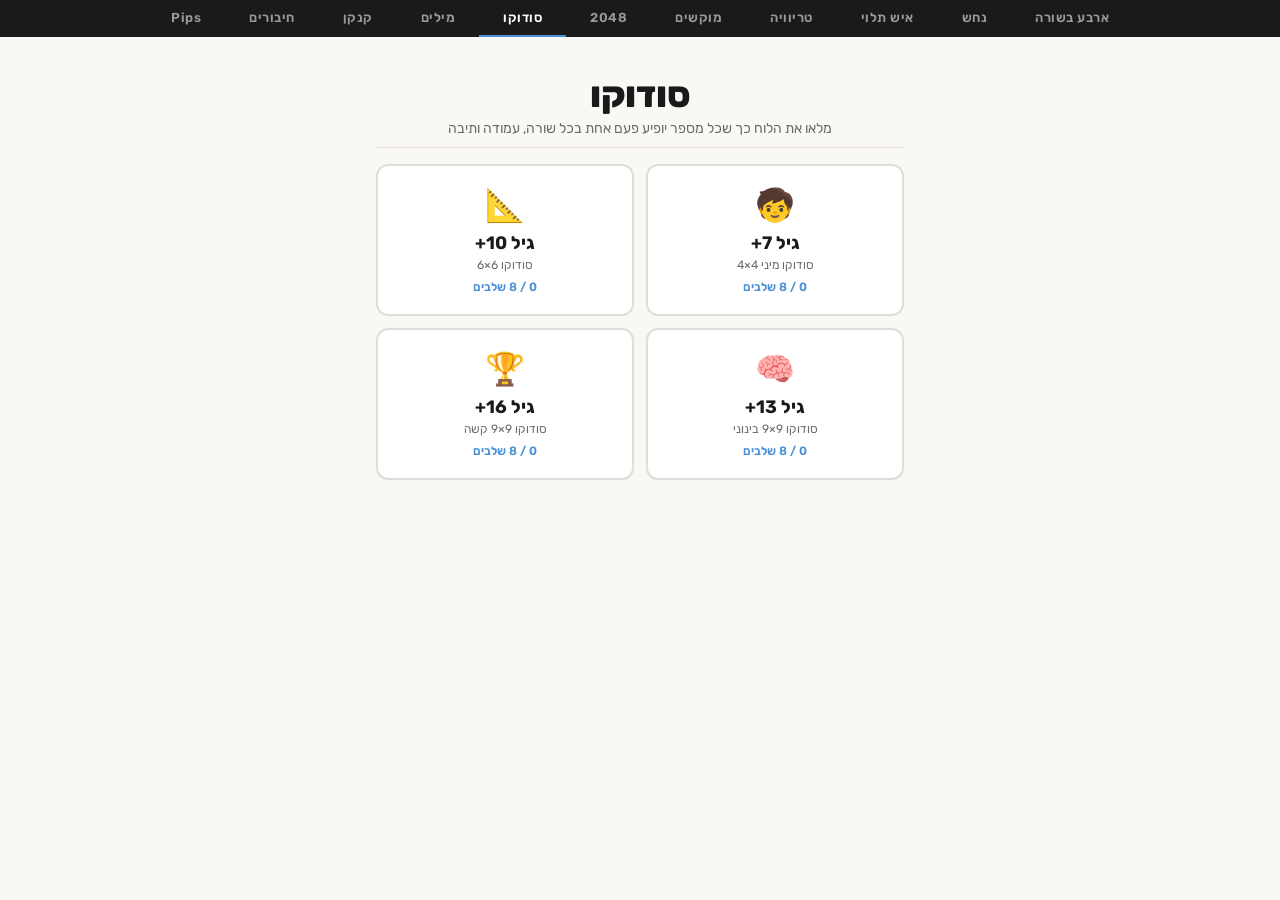
<file: sudoku.html>
<!DOCTYPE html>
<html lang="he" dir="rtl">
<head>
    <meta charset="UTF-8">
    <meta name="viewport" content="width=device-width, initial-scale=1.0">
    <title>סודוקו - פאזל לוגי</title>
    <link href="https://fonts.googleapis.com/css2?family=Rubik:wght@300;400;500;600;700;800&display=swap" rel="stylesheet">
    <style>
        *, *::before, *::after { box-sizing: border-box; margin: 0; padding: 0; }
        :root {
            --bg: #faf8f5; --surface: #ffffff; --text: #1a1a1a;
            --text-secondary: #6b6b6b; --accent: #4a90d9; --border: #e0ddd8;
            --error: #e74c3c; --success: #27ae60;
        }
        body { font-family: 'Rubik', sans-serif; background: var(--bg); color: var(--text); min-height: 100vh; }

        .game-nav { display: flex; justify-content: center; background: #1a1a1a; direction: ltr; }
        .game-nav-link { color: #999; text-decoration: none; font-size: 13px; font-weight: 600; padding: 10px 24px; letter-spacing: 0.5px; transition: all 0.2s; border-bottom: 2px solid transparent; font-family: 'Rubik', sans-serif; }
        .game-nav-link:hover { color: #fff; }
        .game-nav-link.active { color: #fff; border-bottom-color: #4a90d9; }

        .container { max-width: 560px; margin: 0 auto; padding: 16px; }
        header { text-align: center; padding: 20px 0 10px; border-bottom: 1px solid var(--border); margin-bottom: 16px; }
        header h1 { font-size: 36px; font-weight: 800; }
        header p { color: var(--text-secondary); font-size: 14px; margin-top: 4px; }

        .home-screen { text-align: center; }
        .home-screen.hidden { display: none; }
        .age-cards { display: grid; grid-template-columns: 1fr 1fr; gap: 12px; margin-top: 16px; }
        .age-card {
            background: var(--surface); border: 2px solid var(--border); border-radius: 12px;
            padding: 20px 12px; cursor: pointer; transition: all 0.2s; text-align: center;
        }
        .age-card:hover { border-color: var(--accent); transform: translateY(-2px); box-shadow: 0 4px 12px rgba(0,0,0,0.08); }
        .age-card .age-icon { font-size: 32px; margin-bottom: 8px; }
        .age-card h3 { font-size: 18px; margin-bottom: 4px; }
        .age-card p { color: var(--text-secondary); font-size: 12px; }
        .age-card .count { font-size: 12px; color: var(--accent); font-weight: 600; margin-top: 8px; }

        .stage-screen { display: none; }
        .stage-screen.active { display: block; }
        .stage-header { display: flex; align-items: center; gap: 12px; margin-bottom: 16px; }
        .back-btn { background: none; border: none; font-size: 16px; cursor: pointer; font-family: 'Rubik', sans-serif; font-weight: 600; color: var(--text); }
        .back-btn:hover { color: var(--accent); }
        .stages-grid { display: grid; grid-template-columns: repeat(4, 1fr); gap: 8px; }
        .stage-btn {
            aspect-ratio: 1; border-radius: 10px; border: 2px solid var(--border); background: var(--surface);
            font-size: 18px; font-weight: 700; cursor: pointer; transition: all 0.2s; font-family: 'Rubik', sans-serif;
        }
        .stage-btn:hover { border-color: var(--accent); }
        .stage-btn.solved { background: #e8f5e9; border-color: #4caf50; color: #2e7d32; }

        .game-screen { display: none; }
        .game-screen.active { display: block; }

        .toolbar { display: flex; justify-content: space-between; align-items: center; margin-bottom: 12px; flex-wrap: wrap; gap: 8px; }
        .toolbar-right { display: flex; align-items: center; gap: 12px; }
        .timer { font-variant-numeric: tabular-nums; color: var(--text-secondary); font-size: 14px; direction: ltr; }
        .puzzle-info { font-weight: 600; font-size: 14px; }

        .toggle-group { display: flex; gap: 4px; direction: ltr; }
        .toggle-btn {
            background: var(--surface); border: 1px solid var(--border); border-radius: 6px;
            padding: 6px 12px; font-size: 12px; font-weight: 600; cursor: pointer;
            font-family: 'Rubik', sans-serif; transition: all 0.15s;
        }
        .toggle-btn.active { background: var(--text); color: white; border-color: var(--text); }

        .grid-wrapper { display: flex; justify-content: center; margin: 16px 0; direction: ltr; }

        .sudoku-grid {
            display: inline-grid;
            background: var(--text);
            gap: 0;
        }
        .sudoku-grid.size-4 { grid-template-columns: repeat(4, 1fr); }
        .sudoku-grid.size-6 { grid-template-columns: repeat(6, 1fr); }
        .sudoku-grid.size-9 { grid-template-columns: repeat(9, 1fr); }

        .sd-cell {
            background: var(--surface); position: relative; cursor: pointer;
            display: flex; align-items: center; justify-content: center;
            font-size: 24px; font-weight: 500; transition: background 0.1s;
            border: 1px solid #ccc;
        }
        .sudoku-grid.size-4 .sd-cell { width: 64px; height: 64px; font-size: 28px; }
        .sudoku-grid.size-6 .sd-cell { width: 56px; height: 56px; font-size: 24px; }
        .sudoku-grid.size-9 .sd-cell { width: 48px; height: 48px; font-size: 22px; }

        @media (max-width: 500px) {
            .sudoku-grid.size-9 .sd-cell { width: 38px; height: 38px; font-size: 18px; }
            .sudoku-grid.size-6 .sd-cell { width: 48px; height: 48px; font-size: 22px; }
            .sudoku-grid.size-4 .sd-cell { width: 56px; height: 56px; font-size: 26px; }
        }

        .sd-cell.given { font-weight: 800; color: var(--text); }
        .sd-cell.selected { background: #d4e6f9; }
        .sd-cell.highlight { background: #eef3fa; }
        .sd-cell.same-num { background: #dce8f5; }
        .sd-cell.error { background: #fde8e8; color: var(--error); }
        .sd-cell.selected.error { background: #f5c6c6; }

        .sd-cell .pencil-marks {
            display: grid; position: absolute; inset: 2px; pointer-events: none;
        }
        .sudoku-grid.size-4 .sd-cell .pencil-marks { grid-template-columns: repeat(2, 1fr); grid-template-rows: repeat(2, 1fr); }
        .sudoku-grid.size-6 .sd-cell .pencil-marks { grid-template-columns: repeat(3, 1fr); grid-template-rows: repeat(2, 1fr); }
        .sudoku-grid.size-9 .sd-cell .pencil-marks { grid-template-columns: repeat(3, 1fr); grid-template-rows: repeat(3, 1fr); }
        .sd-cell .pencil-marks span {
            font-size: 9px; font-weight: 600; color: var(--accent);
            display: flex; align-items: center; justify-content: center;
        }

        .box-top { border-top: 3px solid var(--text) !important; }
        .box-right { border-right: 3px solid var(--text) !important; }
        .box-bottom { border-bottom: 3px solid var(--text) !important; }
        .box-left { border-left: 3px solid var(--text) !important; }

        .controls { display: flex; flex-direction: column; align-items: center; gap: 10px; margin-top: 12px; }
        .num-pad { display: flex; gap: 6px; flex-wrap: wrap; justify-content: center; direction: ltr; }
        .num-btn {
            width: 44px; height: 44px; border-radius: 8px; border: 2px solid var(--border);
            background: var(--surface); font-size: 18px; font-weight: 700; cursor: pointer;
            font-family: 'Rubik', sans-serif; transition: all 0.15s;
        }
        .num-btn:hover { border-color: var(--accent); background: #f0f4fa; }
        .num-btn.active-num { border-color: var(--accent); background: #d4e6f9; }

        .action-btns { display: flex; gap: 8px; flex-wrap: wrap; justify-content: center; }
        .act-btn {
            padding: 8px 16px; border-radius: 8px; border: 1px solid var(--border);
            background: var(--surface); font-size: 13px; font-weight: 600; cursor: pointer;
            font-family: 'Rubik', sans-serif; transition: all 0.15s;
        }
        .act-btn:hover { border-color: var(--accent); }
        .act-btn.primary { background: var(--text); color: white; border-color: var(--text); }

        .modal-overlay {
            display: none; position: fixed; inset: 0; background: rgba(0,0,0,0.5);
            z-index: 100; justify-content: center; align-items: center;
        }
        .modal-overlay.show { display: flex; }
        .modal {
            background: var(--surface); border-radius: 16px; padding: 32px; text-align: center;
            max-width: 340px; width: 90%; box-shadow: 0 20px 60px rgba(0,0,0,0.3);
        }
        .modal h2 { font-size: 24px; margin-bottom: 8px; }
        .modal p { color: var(--text-secondary); font-size: 14px; margin-bottom: 16px; }
        .modal .modal-time { font-size: 28px; font-weight: 700; color: var(--accent); direction: ltr; margin-bottom: 16px; }
        .modal-btns { display: flex; gap: 8px; justify-content: center; }
        .modal-btn {
            padding: 10px 20px; border-radius: 8px; border: none; font-size: 14px;
            font-weight: 600; cursor: pointer; font-family: 'Rubik', sans-serif;
        }
        .modal-btn.primary { background: var(--accent); color: white; }
        .modal-btn.secondary { background: var(--border); color: var(--text); }

        canvas#confetti { position: fixed; inset: 0; z-index: 200; pointer-events: none; }
    </style>
</head>
<body>

<nav class="game-nav">
    <a href="index.html" class="game-nav-link">Pips</a>
    <a href="connections.html" class="game-nav-link">חיבורים</a>
    <a href="kenken.html" class="game-nav-link">קנקן</a>
    <a href="wordle.html" class="game-nav-link">מילים</a>
    <a href="sudoku.html" class="game-nav-link active">סודוקו</a>
    <a href="2048.html" class="game-nav-link">2048</a>
    <a href="memory.html" class="game-nav-link">מוקשים</a>
    <a href="trivia.html" class="game-nav-link">טריוויה</a>
    <a href="hangman.html" class="game-nav-link">איש תלוי</a>
    <a href="snake.html" class="game-nav-link">נחש</a>
    <a href="connect4.html" class="game-nav-link">ארבע בשורה</a>
</nav>

<canvas id="confetti"></canvas>

<div class="container">
    <header>
        <h1>סודוקו</h1>
        <p>מלאו את הלוח כך שכל מספר יופיע פעם אחת בכל שורה, עמודה ותיבה</p>
    </header>

    <div class="home-screen" id="homeScreen">
        <div class="age-cards">
            <div class="age-card" onclick="showStages(0)">
                <div class="age-icon">🧒</div>
                <h3>גיל 7+</h3>
                <p>סודוקו מיני 4×4</p>
                <div class="count" id="progress0"></div>
            </div>
            <div class="age-card" onclick="showStages(1)">
                <div class="age-icon">📐</div>
                <h3>גיל 10+</h3>
                <p>סודוקו 6×6</p>
                <div class="count" id="progress1"></div>
            </div>
            <div class="age-card" onclick="showStages(2)">
                <div class="age-icon">🧠</div>
                <h3>גיל 13+</h3>
                <p>סודוקו 9×9 בינוני</p>
                <div class="count" id="progress2"></div>
            </div>
            <div class="age-card" onclick="showStages(3)">
                <div class="age-icon">🏆</div>
                <h3>גיל 16+</h3>
                <p>סודוקו 9×9 קשה</p>
                <div class="count" id="progress3"></div>
            </div>
        </div>
    </div>

    <div class="stage-screen" id="stageScreen">
        <div class="stage-header">
            <button class="back-btn" onclick="goHome()">→ חזרה</button>
            <span class="puzzle-info" id="stageTitle"></span>
        </div>
        <div class="stages-grid" id="stagesGrid"></div>
    </div>

    <div class="game-screen" id="gameScreen">
        <div class="toolbar">
            <div class="puzzle-info" id="gameTitle"></div>
            <div class="toolbar-right">
                <span class="timer" id="timer">00:00</span>
                <button class="back-btn" onclick="goStages()">→ חזרה</button>
            </div>
        </div>

        <div class="toggle-group" style="justify-content: center; margin-bottom: 8px;">
            <button class="toggle-btn" id="pencilBtn" onclick="togglePencil()">✏️ הערות</button>
            <button class="toggle-btn" id="errorBtn" onclick="toggleErrors()">👁️ שגיאות</button>
        </div>

        <div class="grid-wrapper">
            <div class="sudoku-grid" id="grid"></div>
        </div>

        <div class="controls">
            <div class="num-pad" id="numPad"></div>
            <div class="action-btns">
                <button class="act-btn" onclick="clearCell()">🗑️ מחק</button>
                <button class="act-btn" onclick="undoAction()">↩️ בטל</button>
            </div>
        </div>
    </div>
</div>

<div class="modal-overlay" id="winModal">
    <div class="modal">
        <h2>🎉 כל הכבוד!</h2>
        <p>פתרת את הסודוקו בהצלחה!</p>
        <div class="modal-time" id="winTime"></div>
        <div class="modal-btns">
            <button class="modal-btn primary" onclick="nextPuzzle()">שלב הבא</button>
            <button class="modal-btn secondary" onclick="goStages()">חזרה לשלבים</button>
        </div>
    </div>
</div>

<script>
// --- Seeded Random ---
class SeededRNG {
    constructor(seed) { this.state = seed % 2147483647; if (this.state <= 0) this.state += 2147483646; }
    next() { this.state = this.state * 16807 % 2147483647; return (this.state - 1) / 2147483646; }
    nextInt(max) { return Math.floor(this.next() * max); }
    shuffle(arr) { for (let i = arr.length - 1; i > 0; i--) { const j = this.nextInt(i + 1); [arr[i], arr[j]] = [arr[j], arr[i]]; } return arr; }
}

// --- Level Definitions ---
const LEVELS = [
    { name: 'גיל 7+', size: 4, boxR: 2, boxC: 2, givens: 8, count: 8, seedBase: 7000 },
    { name: 'גיל 10+', size: 6, boxR: 2, boxC: 3, givens: 16, count: 8, seedBase: 10000 },
    { name: 'גיל 13+', size: 9, boxR: 3, boxC: 3, givens: 36, count: 8, seedBase: 13000 },
    { name: 'גיל 16+', size: 9, boxR: 3, boxC: 3, givens: 27, count: 8, seedBase: 16000 },
];

let currentLevel = -1, currentStage = -1;
let solution = [], puzzle = [], userGrid = [], pencilGrid = [];
let selectedCell = -1, pencilMode = false, showErrors = false;
let timerInterval = null, seconds = 0, history = [];
let solved = false;

// --- Storage ---
function getKey(l, s) { return `sudoku_${l}_${s}`; }
function isSolved(l, s) { return localStorage.getItem(getKey(l, s)) === '1'; }
function markSolved(l, s) { localStorage.setItem(getKey(l, s), '1'); }
function countSolved(l) { let c = 0; for (let i = 0; i < LEVELS[l].count; i++) if (isSolved(l, i)) c++; return c; }

// --- Puzzle Generation ---
function generateSolution(size, boxR, boxC, rng) {
    const grid = Array.from({ length: size }, () => Array(size).fill(0));

    function isValid(grid, row, col, num) {
        for (let i = 0; i < size; i++) { if (grid[row][i] === num || grid[i][col] === num) return false; }
        const br = Math.floor(row / boxR) * boxR, bc = Math.floor(col / boxC) * boxC;
        for (let r = br; r < br + boxR; r++) for (let c = bc; c < bc + boxC; c++) if (grid[r][c] === num) return false;
        return true;
    }

    function fillGrid(grid) {
        for (let r = 0; r < size; r++) {
            for (let c = 0; c < size; c++) {
                if (grid[r][c] === 0) {
                    const nums = rng.shuffle([...Array(size)].map((_, i) => i + 1));
                    for (const n of nums) {
                        if (isValid(grid, r, c, n)) {
                            grid[r][c] = n;
                            if (fillGrid(grid)) return true;
                            grid[r][c] = 0;
                        }
                    }
                    return false;
                }
            }
        }
        return true;
    }

    fillGrid(grid);
    return grid;
}

function generatePuzzle(levelIdx, stageIdx) {
    const lev = LEVELS[levelIdx];
    const rng = new SeededRNG(lev.seedBase + stageIdx * 137 + 42);
    const sol = generateSolution(lev.size, lev.boxR, lev.boxC, rng);
    const puz = sol.map(r => [...r]);
    const total = lev.size * lev.size;
    const toRemove = total - lev.givens;
    const positions = rng.shuffle([...Array(total)].map((_, i) => i));
    for (let i = 0; i < toRemove && i < positions.length; i++) {
        const r = Math.floor(positions[i] / lev.size), c = positions[i] % lev.size;
        puz[r][c] = 0;
    }
    return { solution: sol, puzzle: puz };
}

// --- UI ---
function updateProgress() {
    for (let i = 0; i < LEVELS.length; i++) {
        const el = document.getElementById('progress' + i);
        const c = countSolved(i);
        el.textContent = c === 0 ? `0 / ${LEVELS[i].count} שלבים` : `${c} / ${LEVELS[i].count} שלבים ✓`;
    }
}

function goHome() {
    stopTimer();
    document.getElementById('homeScreen').classList.remove('hidden');
    document.getElementById('stageScreen').classList.remove('active');
    document.getElementById('gameScreen').classList.remove('active');
    document.getElementById('winModal').classList.remove('show');
    updateProgress();
}

function showStages(levelIdx) {
    currentLevel = levelIdx;
    document.getElementById('homeScreen').classList.add('hidden');
    document.getElementById('stageScreen').classList.add('active');
    document.getElementById('gameScreen').classList.remove('active');
    document.getElementById('stageTitle').textContent = LEVELS[levelIdx].name;
    const grid = document.getElementById('stagesGrid');
    grid.innerHTML = '';
    for (let i = 0; i < LEVELS[levelIdx].count; i++) {
        const btn = document.createElement('button');
        btn.className = 'stage-btn' + (isSolved(levelIdx, i) ? ' solved' : '');
        btn.textContent = i + 1;
        btn.onclick = () => startGame(levelIdx, i);
        grid.appendChild(btn);
    }
}

function goStages() {
    stopTimer();
    document.getElementById('winModal').classList.remove('show');
    showStages(currentLevel);
}

function startGame(levelIdx, stageIdx) {
    currentLevel = levelIdx;
    currentStage = stageIdx;
    solved = false;
    const lev = LEVELS[levelIdx];
    const { solution: sol, puzzle: puz } = generatePuzzle(levelIdx, stageIdx);
    solution = sol;
    puzzle = puz;
    userGrid = puz.map(r => [...r]);
    pencilGrid = Array.from({ length: lev.size }, () => Array.from({ length: lev.size }, () => new Set()));
    selectedCell = -1;
    pencilMode = false;
    showErrors = false;
    history = [];
    document.getElementById('pencilBtn').classList.remove('active');
    document.getElementById('errorBtn').classList.remove('active');

    document.getElementById('homeScreen').classList.add('hidden');
    document.getElementById('stageScreen').classList.remove('active');
    document.getElementById('gameScreen').classList.add('active');
    document.getElementById('gameTitle').textContent = `${lev.name} - שלב ${stageIdx + 1}`;

    buildGrid();
    buildNumPad();
    startTimer();
}

function buildGrid() {
    const lev = LEVELS[currentLevel];
    const gridEl = document.getElementById('grid');
    gridEl.className = 'sudoku-grid size-' + lev.size;
    gridEl.innerHTML = '';

    for (let r = 0; r < lev.size; r++) {
        for (let c = 0; c < lev.size; c++) {
            const cell = document.createElement('div');
            cell.className = 'sd-cell';
            cell.dataset.row = r;
            cell.dataset.col = c;

            // Box borders
            if (r % lev.boxR === 0) cell.classList.add('box-top');
            if ((r + 1) % lev.boxR === 0 || r === lev.size - 1) cell.classList.add('box-bottom');
            if (c % lev.boxC === 0) cell.classList.add('box-left');
            if ((c + 1) % lev.boxC === 0 || c === lev.size - 1) cell.classList.add('box-right');

            if (puzzle[r][c] !== 0) {
                cell.classList.add('given');
                cell.textContent = puzzle[r][c];
            }

            cell.onclick = () => selectCell(r, c);
            gridEl.appendChild(cell);
        }
    }
    renderGrid();
}

function buildNumPad() {
    const lev = LEVELS[currentLevel];
    const pad = document.getElementById('numPad');
    pad.innerHTML = '';
    for (let n = 1; n <= lev.size; n++) {
        const btn = document.createElement('button');
        btn.className = 'num-btn';
        btn.textContent = n;
        btn.onclick = () => enterNumber(n);
        pad.appendChild(btn);
    }
}

function selectCell(r, c) {
    const lev = LEVELS[currentLevel];
    selectedCell = r * lev.size + c;
    renderGrid();
}

function renderGrid() {
    const lev = LEVELS[currentLevel];
    const gridEl = document.getElementById('grid');
    const cells = gridEl.children;
    const selR = selectedCell >= 0 ? Math.floor(selectedCell / lev.size) : -1;
    const selC = selectedCell >= 0 ? selectedCell % lev.size : -1;
    const selVal = (selR >= 0 && userGrid[selR][selC] !== 0) ? userGrid[selR][selC] : 0;

    for (let r = 0; r < lev.size; r++) {
        for (let c = 0; c < lev.size; c++) {
            const idx = r * lev.size + c;
            const cell = cells[idx];
            cell.classList.remove('selected', 'highlight', 'same-num', 'error');

            // Highlight same row/col/box
            if (selR >= 0) {
                if (r === selR || c === selC) cell.classList.add('highlight');
                const boxR1 = Math.floor(selR / lev.boxR) * lev.boxR;
                const boxC1 = Math.floor(selC / lev.boxC) * lev.boxC;
                if (r >= boxR1 && r < boxR1 + lev.boxR && c >= boxC1 && c < boxC1 + lev.boxC) cell.classList.add('highlight');
                if (selVal > 0 && userGrid[r][c] === selVal && (r !== selR || c !== selC)) cell.classList.add('same-num');
            }
            if (idx === selectedCell) cell.classList.add('selected');

            // Error check
            if (showErrors && userGrid[r][c] !== 0 && puzzle[r][c] === 0 && userGrid[r][c] !== solution[r][c]) {
                cell.classList.add('error');
            }

            // Content
            if (puzzle[r][c] !== 0) {
                cell.textContent = puzzle[r][c];
            } else if (userGrid[r][c] !== 0) {
                cell.textContent = userGrid[r][c];
                cell.innerHTML = '<span>' + userGrid[r][c] + '</span>';
            } else {
                // Pencil marks
                const marks = pencilGrid[r][c];
                if (marks.size > 0) {
                    let html = '<div class="pencil-marks">';
                    for (let n = 1; n <= lev.size; n++) {
                        html += `<span>${marks.has(n) ? n : ''}</span>`;
                    }
                    html += '</div>';
                    cell.innerHTML = html;
                } else {
                    cell.textContent = '';
                }
            }
        }
    }

    // Highlight active number in pad
    const btns = document.getElementById('numPad').children;
    for (let i = 0; i < btns.length; i++) {
        btns[i].classList.toggle('active-num', selVal > 0 && (i + 1) === selVal);
    }
}

function enterNumber(n) {
    if (solved || selectedCell < 0) return;
    const lev = LEVELS[currentLevel];
    const r = Math.floor(selectedCell / lev.size), c = selectedCell % lev.size;
    if (puzzle[r][c] !== 0) return;

    if (pencilMode) {
        const prev = new Set(pencilGrid[r][c]);
        if (pencilGrid[r][c].has(n)) pencilGrid[r][c].delete(n);
        else pencilGrid[r][c].add(n);
        history.push({ type: 'pencil', r, c, prev, curr: new Set(pencilGrid[r][c]) });
    } else {
        const prev = userGrid[r][c];
        userGrid[r][c] = (userGrid[r][c] === n) ? 0 : n;
        pencilGrid[r][c].clear();
        history.push({ type: 'value', r, c, prev, curr: userGrid[r][c] });
    }
    renderGrid();
    checkWin();
}

function clearCell() {
    if (solved || selectedCell < 0) return;
    const lev = LEVELS[currentLevel];
    const r = Math.floor(selectedCell / lev.size), c = selectedCell % lev.size;
    if (puzzle[r][c] !== 0) return;
    const prevVal = userGrid[r][c];
    const prevPencil = new Set(pencilGrid[r][c]);
    userGrid[r][c] = 0;
    pencilGrid[r][c].clear();
    history.push({ type: 'clear', r, c, prevVal, prevPencil });
    renderGrid();
}

function undoAction() {
    if (solved || history.length === 0) return;
    const act = history.pop();
    if (act.type === 'value') {
        userGrid[act.r][act.c] = act.prev;
    } else if (act.type === 'pencil') {
        pencilGrid[act.r][act.c] = act.prev;
    } else if (act.type === 'clear') {
        userGrid[act.r][act.c] = act.prevVal;
        pencilGrid[act.r][act.c] = act.prevPencil;
    }
    renderGrid();
}

function togglePencil() {
    pencilMode = !pencilMode;
    document.getElementById('pencilBtn').classList.toggle('active', pencilMode);
}

function toggleErrors() {
    showErrors = !showErrors;
    document.getElementById('errorBtn').classList.toggle('active', showErrors);
    renderGrid();
}

function checkWin() {
    const lev = LEVELS[currentLevel];
    for (let r = 0; r < lev.size; r++)
        for (let c = 0; c < lev.size; c++)
            if (userGrid[r][c] !== solution[r][c]) return;
    solved = true;
    stopTimer();
    markSolved(currentLevel, currentStage);
    setTimeout(() => {
        document.getElementById('winTime').textContent = formatTime(seconds);
        document.getElementById('winModal').classList.add('show');
        fireConfetti();
    }, 300);
}

function nextPuzzle() {
    document.getElementById('winModal').classList.remove('show');
    if (currentStage + 1 < LEVELS[currentLevel].count) {
        startGame(currentLevel, currentStage + 1);
    } else {
        goStages();
    }
}

// --- Timer ---
function startTimer() {
    seconds = 0;
    stopTimer();
    timerInterval = setInterval(() => {
        seconds++;
        document.getElementById('timer').textContent = formatTime(seconds);
    }, 1000);
}
function stopTimer() { if (timerInterval) clearInterval(timerInterval); timerInterval = null; }
function formatTime(s) { return String(Math.floor(s / 60)).padStart(2, '0') + ':' + String(s % 60).padStart(2, '0'); }

// --- Keyboard ---
document.addEventListener('keydown', (e) => {
    if (!document.getElementById('gameScreen').classList.contains('active') || solved) return;
    const lev = LEVELS[currentLevel];

    if (e.key >= '1' && e.key <= String(lev.size)) {
        enterNumber(parseInt(e.key));
        e.preventDefault();
    } else if (e.key === 'Backspace' || e.key === 'Delete') {
        clearCell();
        e.preventDefault();
    } else if (e.key === 'z' && (e.ctrlKey || e.metaKey)) {
        undoAction();
        e.preventDefault();
    } else if (['ArrowUp', 'ArrowDown', 'ArrowLeft', 'ArrowRight'].includes(e.key)) {
        e.preventDefault();
        if (selectedCell < 0) { selectCell(0, 0); return; }
        let r = Math.floor(selectedCell / lev.size), c = selectedCell % lev.size;
        if (e.key === 'ArrowUp') r = (r - 1 + lev.size) % lev.size;
        else if (e.key === 'ArrowDown') r = (r + 1) % lev.size;
        else if (e.key === 'ArrowLeft') c = (c + 1) % lev.size; // RTL inverted
        else if (e.key === 'ArrowRight') c = (c - 1 + lev.size) % lev.size;
        selectCell(r, c);
    }
});

// --- Confetti ---
function fireConfetti() {
    const canvas = document.getElementById('confetti');
    const ctx = canvas.getContext('2d');
    canvas.width = window.innerWidth;
    canvas.height = window.innerHeight;
    const particles = [];
    const colors = ['#4a90d9', '#e74c3c', '#27ae60', '#f39c12', '#9b59b6', '#1abc9c'];
    for (let i = 0; i < 150; i++) {
        particles.push({
            x: Math.random() * canvas.width, y: Math.random() * canvas.height - canvas.height,
            w: Math.random() * 8 + 4, h: Math.random() * 6 + 3,
            color: colors[Math.floor(Math.random() * colors.length)],
            vx: (Math.random() - 0.5) * 4, vy: Math.random() * 3 + 2,
            rot: Math.random() * 360, vr: (Math.random() - 0.5) * 10,
            life: 1
        });
    }
    let frame = 0;
    function animate() {
        ctx.clearRect(0, 0, canvas.width, canvas.height);
        let alive = false;
        for (const p of particles) {
            if (p.life <= 0) continue;
            alive = true;
            p.x += p.vx; p.y += p.vy; p.vy += 0.05; p.rot += p.vr;
            if (frame > 60) p.life -= 0.015;
            ctx.save();
            ctx.translate(p.x, p.y);
            ctx.rotate(p.rot * Math.PI / 180);
            ctx.globalAlpha = Math.max(0, p.life);
            ctx.fillStyle = p.color;
            ctx.fillRect(-p.w / 2, -p.h / 2, p.w, p.h);
            ctx.restore();
        }
        frame++;
        if (alive) requestAnimationFrame(animate);
        else ctx.clearRect(0, 0, canvas.width, canvas.height);
    }
    animate();
}

// --- Init ---
updateProgress();
</script>
</body>
</html>
</file>
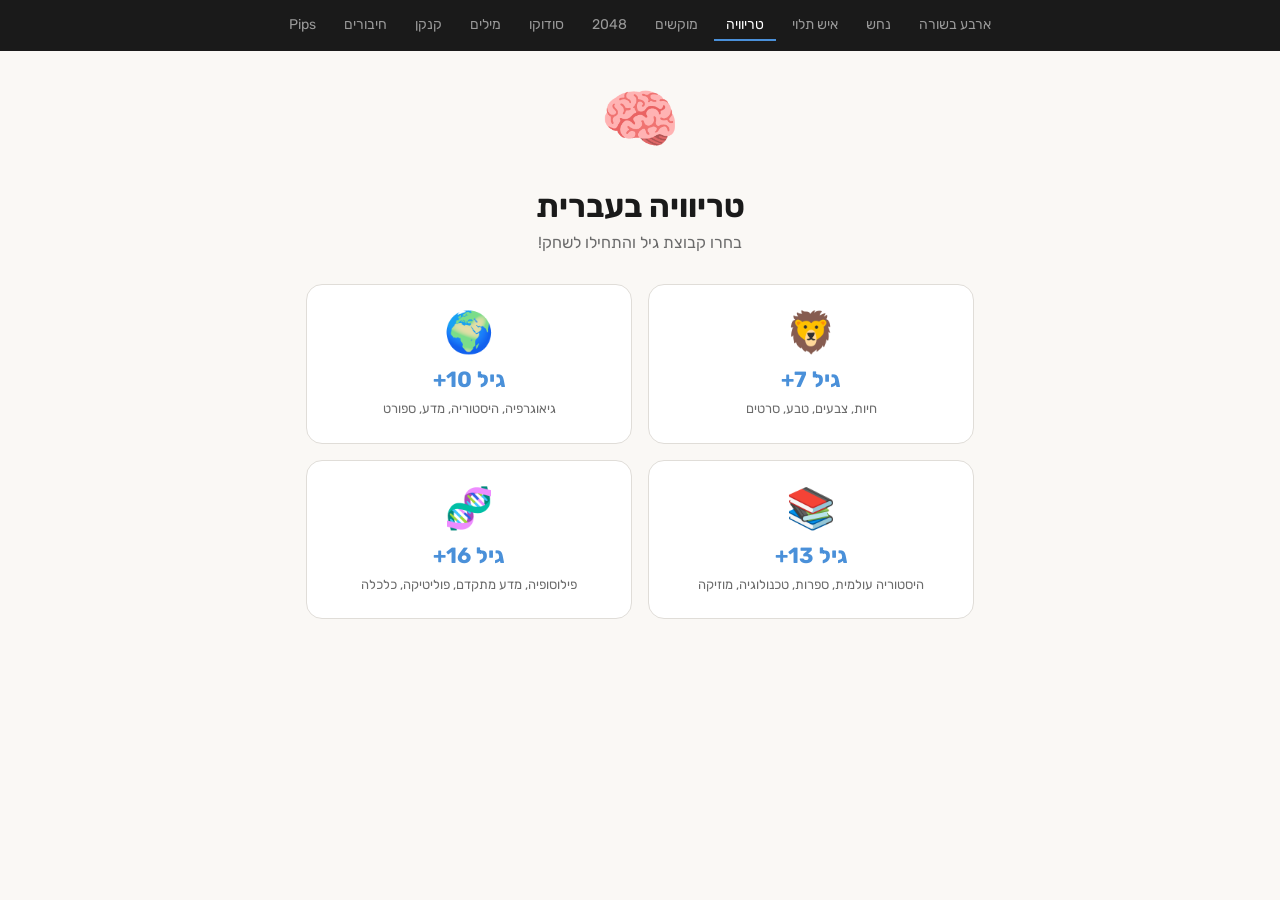
<file: trivia.html>
<!DOCTYPE html>
<html lang="he" dir="rtl">
<head>
    <meta charset="UTF-8">
    <meta name="viewport" content="width=device-width, initial-scale=1.0">
    <title>טריוויה - Pips</title>
    <link href="https://fonts.googleapis.com/css2?family=Rubik:wght@300;400;500;600;700&display=swap" rel="stylesheet">
    <style>
        :root {
            --bg: #faf8f5;
            --surface: #ffffff;
            --text: #1a1a1a;
            --text-secondary: #6b6b6b;
            --accent: #4a90d9;
            --border: #e0ddd8;
            --correct: #4caf50;
            --wrong: #e53935;
            --streak: #ff9800;
        }

        * { margin: 0; padding: 0; box-sizing: border-box; }

        body {
            font-family: 'Rubik', sans-serif;
            background: var(--bg);
            color: var(--text);
            min-height: 100vh;
        }

        /* Nav Bar */
        .game-nav {
            display: flex;
            justify-content: center;
            gap: 4px;
            padding: 10px 16px;
            background: #1a1a1a;
            direction: ltr;
            flex-wrap: wrap;
            font-family: 'Rubik', sans-serif;
        }
        .game-nav-link {
            color: #999;
            text-decoration: none;
            padding: 6px 12px;
            font-size: 14px;
            border-bottom: 2px solid transparent;
            transition: color 0.2s, border-color 0.2s;
            white-space: nowrap;
        }
        .game-nav-link:hover { color: #fff; }
        .game-nav-link.active {
            color: #fff;
            border-bottom-color: #4a90d9;
        }

        /* Container */
        .container {
            max-width: 700px;
            margin: 0 auto;
            padding: 20px 16px 40px;
        }

        /* Screens */
        .screen { display: none; }
        .screen.active { display: block; }

        /* Home Screen */
        .home-title {
            text-align: center;
            font-size: 32px;
            font-weight: 700;
            margin: 30px 0 8px;
        }
        .home-subtitle {
            text-align: center;
            color: var(--text-secondary);
            font-size: 16px;
            margin-bottom: 32px;
        }
        .home-icon {
            text-align: center;
            font-size: 64px;
            margin-top: 10px;
        }

        .age-grid {
            display: grid;
            grid-template-columns: 1fr 1fr;
            gap: 16px;
            margin-top: 20px;
        }
        .age-card {
            background: var(--surface);
            border: 1px solid var(--border);
            border-radius: 16px;
            padding: 24px 16px;
            text-align: center;
            cursor: pointer;
            transition: transform 0.2s, box-shadow 0.2s;
        }
        .age-card:hover {
            transform: translateY(-3px);
            box-shadow: 0 8px 24px rgba(0,0,0,0.08);
        }
        .age-card-emoji { font-size: 40px; margin-bottom: 10px; }
        .age-card-label {
            font-size: 22px;
            font-weight: 700;
            color: var(--accent);
            margin-bottom: 6px;
        }
        .age-card-desc {
            font-size: 13px;
            color: var(--text-secondary);
            line-height: 1.5;
        }
        .age-card-best {
            margin-top: 10px;
            font-size: 12px;
            color: var(--accent);
            font-weight: 500;
        }

        /* Round Select */
        .round-title {
            text-align: center;
            font-size: 24px;
            font-weight: 700;
            margin: 24px 0 8px;
        }
        .round-subtitle {
            text-align: center;
            color: var(--text-secondary);
            margin-bottom: 24px;
        }
        .round-grid {
            display: grid;
            grid-template-columns: repeat(5, 1fr);
            gap: 10px;
        }
        .round-btn {
            background: var(--surface);
            border: 1px solid var(--border);
            border-radius: 12px;
            padding: 16px 8px;
            text-align: center;
            cursor: pointer;
            font-family: 'Rubik', sans-serif;
            font-size: 18px;
            font-weight: 600;
            color: var(--text);
            transition: all 0.2s;
        }
        .round-btn:hover {
            border-color: var(--accent);
            color: var(--accent);
        }
        .round-btn .round-score {
            display: block;
            font-size: 11px;
            font-weight: 400;
            color: var(--text-secondary);
            margin-top: 4px;
        }
        .back-btn {
            display: inline-flex;
            align-items: center;
            gap: 6px;
            background: none;
            border: none;
            font-family: 'Rubik', sans-serif;
            font-size: 15px;
            color: var(--accent);
            cursor: pointer;
            margin-bottom: 10px;
            padding: 6px 0;
        }
        .back-btn:hover { text-decoration: underline; }

        /* Quiz Screen */
        .quiz-header {
            display: flex;
            justify-content: space-between;
            align-items: center;
            margin-bottom: 16px;
        }
        .quiz-info {
            display: flex;
            gap: 16px;
            align-items: center;
        }
        .quiz-badge {
            background: var(--surface);
            border: 1px solid var(--border);
            border-radius: 20px;
            padding: 6px 14px;
            font-size: 14px;
            font-weight: 500;
        }
        .streak-badge {
            background: var(--streak);
            color: #fff;
            border-color: var(--streak);
        }

        /* Progress Bar */
        .progress-bar-container {
            background: var(--border);
            border-radius: 6px;
            height: 8px;
            margin-bottom: 20px;
            overflow: hidden;
        }
        .progress-bar-fill {
            height: 100%;
            background: var(--accent);
            border-radius: 6px;
            transition: width 0.4s ease;
        }
        .progress-label {
            text-align: center;
            font-size: 13px;
            color: var(--text-secondary);
            margin-bottom: 8px;
        }

        /* Timer */
        .timer-container {
            display: flex;
            justify-content: center;
            margin-bottom: 20px;
        }
        .timer-circle {
            width: 64px;
            height: 64px;
            border-radius: 50%;
            display: flex;
            align-items: center;
            justify-content: center;
            font-size: 24px;
            font-weight: 700;
            position: relative;
        }
        .timer-circle svg {
            position: absolute;
            top: 0; left: 0;
            width: 64px; height: 64px;
            transform: rotate(-90deg);
        }
        .timer-circle svg circle {
            fill: none;
            stroke-width: 4;
            cx: 32; cy: 32; r: 28;
        }
        .timer-bg { stroke: var(--border); }
        .timer-fg {
            stroke: var(--accent);
            stroke-dasharray: 175.93;
            stroke-dashoffset: 0;
            transition: stroke-dashoffset 1s linear, stroke 0.3s;
            stroke-linecap: round;
        }
        .timer-fg.warning { stroke: var(--wrong); }

        /* Question */
        .question-card {
            background: var(--surface);
            border: 1px solid var(--border);
            border-radius: 16px;
            padding: 28px 24px;
            margin-bottom: 20px;
            text-align: center;
        }
        .question-category {
            font-size: 12px;
            color: var(--accent);
            font-weight: 500;
            margin-bottom: 10px;
            text-transform: uppercase;
            letter-spacing: 0.5px;
        }
        .question-text {
            font-size: 20px;
            font-weight: 600;
            line-height: 1.6;
        }

        /* Options */
        .options-grid {
            display: grid;
            grid-template-columns: 1fr 1fr;
            gap: 12px;
        }
        .option-btn {
            background: var(--surface);
            border: 2px solid var(--border);
            border-radius: 14px;
            padding: 16px;
            font-family: 'Rubik', sans-serif;
            font-size: 16px;
            cursor: pointer;
            transition: all 0.2s;
            text-align: center;
            line-height: 1.4;
            color: var(--text);
        }
        .option-btn:hover:not(.disabled) {
            border-color: var(--accent);
            background: rgba(74,144,217,0.05);
        }
        .option-btn.correct {
            background: rgba(76,175,80,0.12);
            border-color: var(--correct);
            color: var(--correct);
            font-weight: 600;
        }
        .option-btn.wrong {
            background: rgba(229,57,53,0.12);
            border-color: var(--wrong);
            color: var(--wrong);
        }
        .option-btn.disabled { cursor: default; opacity: 0.7; }

        .answer-feedback {
            text-align: center;
            margin-top: 16px;
            font-size: 16px;
            font-weight: 600;
            min-height: 24px;
        }
        .feedback-correct { color: var(--correct); }
        .feedback-wrong { color: var(--wrong); }

        /* Summary Screen */
        .summary-card {
            background: var(--surface);
            border: 1px solid var(--border);
            border-radius: 20px;
            padding: 36px 24px;
            text-align: center;
            margin-top: 24px;
        }
        .summary-emoji { font-size: 64px; margin-bottom: 12px; }
        .summary-score {
            font-size: 48px;
            font-weight: 700;
            color: var(--accent);
        }
        .summary-label {
            font-size: 16px;
            color: var(--text-secondary);
            margin-bottom: 20px;
        }
        .summary-stats {
            display: flex;
            justify-content: center;
            gap: 32px;
            margin: 20px 0;
        }
        .summary-stat {
            text-align: center;
        }
        .summary-stat-value {
            font-size: 24px;
            font-weight: 700;
        }
        .summary-stat-label {
            font-size: 12px;
            color: var(--text-secondary);
        }
        .summary-best {
            font-size: 14px;
            color: var(--correct);
            font-weight: 500;
            margin-bottom: 20px;
        }
        .summary-actions {
            display: flex;
            gap: 12px;
            justify-content: center;
            flex-wrap: wrap;
            margin-top: 24px;
        }
        .btn-primary {
            background: var(--accent);
            color: #fff;
            border: none;
            border-radius: 12px;
            padding: 14px 28px;
            font-family: 'Rubik', sans-serif;
            font-size: 16px;
            font-weight: 600;
            cursor: pointer;
            transition: background 0.2s;
        }
        .btn-primary:hover { background: #3a7bc8; }
        .btn-secondary {
            background: var(--bg);
            color: var(--text);
            border: 1px solid var(--border);
            border-radius: 12px;
            padding: 14px 28px;
            font-family: 'Rubik', sans-serif;
            font-size: 16px;
            font-weight: 500;
            cursor: pointer;
            transition: background 0.2s;
        }
        .btn-secondary:hover { background: var(--border); }

        /* Confetti */
        .confetti-container {
            position: fixed;
            top: 0; left: 0;
            width: 100%; height: 100%;
            pointer-events: none;
            z-index: 1000;
            overflow: hidden;
        }
        .confetti-piece {
            position: absolute;
            top: -20px;
            width: 10px;
            height: 10px;
            border-radius: 2px;
            animation: confetti-fall linear forwards;
        }
        @keyframes confetti-fall {
            0% { transform: translateY(0) rotate(0deg); opacity: 1; }
            100% { transform: translateY(110vh) rotate(720deg); opacity: 0; }
        }

        @media (max-width: 600px) {
            .age-grid { grid-template-columns: 1fr; }
            .options-grid { grid-template-columns: 1fr; }
            .round-grid { grid-template-columns: repeat(5, 1fr); }
            .home-title { font-size: 26px; }
            .question-text { font-size: 18px; }
        }
    </style>
</head>
<body>

<nav class="game-nav">
    <a href="index.html" class="game-nav-link">Pips</a>
    <a href="connections.html" class="game-nav-link">חיבורים</a>
    <a href="kenken.html" class="game-nav-link">קנקן</a>
    <a href="wordle.html" class="game-nav-link">מילים</a>
    <a href="sudoku.html" class="game-nav-link">סודוקו</a>
    <a href="2048.html" class="game-nav-link">2048</a>
    <a href="memory.html" class="game-nav-link">מוקשים</a>
    <a href="trivia.html" class="game-nav-link active">טריוויה</a>
    <a href="hangman.html" class="game-nav-link">איש תלוי</a>
    <a href="snake.html" class="game-nav-link">נחש</a>
    <a href="connect4.html" class="game-nav-link">ארבע בשורה</a>
</nav>

<div class="container">
    <!-- Home Screen -->
    <div id="homeScreen" class="screen active">
        <div class="home-icon">🧠</div>
        <h1 class="home-title">טריוויה בעברית</h1>
        <p class="home-subtitle">בחרו קבוצת גיל והתחילו לשחק!</p>
        <div class="age-grid" id="ageGrid"></div>
    </div>

    <!-- Round Select Screen -->
    <div id="roundScreen" class="screen">
        <button class="back-btn" onclick="showHome()">→ חזרה</button>
        <h2 class="round-title" id="roundTitle"></h2>
        <p class="round-subtitle">בחרו סיבוב</p>
        <div class="round-grid" id="roundGrid"></div>
    </div>

    <!-- Quiz Screen -->
    <div id="quizScreen" class="screen">
        <div class="quiz-header">
            <div class="quiz-info">
                <span class="quiz-badge" id="scoreBadge">ניקוד: 0</span>
                <span class="quiz-badge streak-badge" id="streakBadge" style="display:none">🔥 0</span>
            </div>
            <button class="back-btn" onclick="confirmQuit()" style="margin:0">יציאה</button>
        </div>
        <div class="progress-label" id="progressLabel">1 / 10</div>
        <div class="progress-bar-container">
            <div class="progress-bar-fill" id="progressBar"></div>
        </div>
        <div class="timer-container">
            <div class="timer-circle">
                <svg><circle class="timer-bg"/><circle class="timer-fg" id="timerCircle"/></svg>
                <span id="timerText">15</span>
            </div>
        </div>
        <div class="question-card">
            <div class="question-category" id="questionCategory"></div>
            <div class="question-text" id="questionText"></div>
        </div>
        <div class="options-grid" id="optionsGrid"></div>
        <div class="answer-feedback" id="answerFeedback"></div>
    </div>

    <!-- Summary Screen -->
    <div id="summaryScreen" class="screen">
        <button class="back-btn" onclick="showRounds()">→ חזרה לסיבובים</button>
        <div class="summary-card">
            <div class="summary-emoji" id="summaryEmoji"></div>
            <div class="summary-score" id="summaryScore"></div>
            <div class="summary-label">מתוך 10</div>
            <div class="summary-stats">
                <div class="summary-stat">
                    <div class="summary-stat-value" id="summaryStreak">0</div>
                    <div class="summary-stat-label">רצף מקסימלי</div>
                </div>
                <div class="summary-stat">
                    <div class="summary-stat-value" id="summaryTime">0</div>
                    <div class="summary-stat-label">זמן ממוצע (שניות)</div>
                </div>
            </div>
            <div class="summary-best" id="summaryBest" style="display:none">🏆 שיא חדש!</div>
            <div class="summary-actions">
                <button class="btn-primary" id="nextRoundBtn" onclick="nextRound()">סיבוב הבא</button>
                <button class="btn-secondary" onclick="showRounds()">חזרה לסיבובים</button>
                <button class="btn-secondary" onclick="showHome()">דף הבית</button>
            </div>
        </div>
    </div>
</div>

<script>
// ===================== QUESTION DATA =====================
const allQuestions = {
    "7": [
        {q:"מהו הצבע של שמיים בריאים ביום בהיר?", o:["כחול","ירוק","אדום","צהוב"], a:0, c:"טבע"},
        {q:"כמה רגליים יש לעכביש?", o:["6","8","10","4"], a:1, c:"חיות"},
        {q:"מה החיה הכי גדולה בעולם?", o:["פיל","ג'ירפה","לוויתן כחול","כריש"], a:2, c:"חיות"},
        {q:"מה הצבע שמתקבל מערבוב אדום וצהוב?", o:["ירוק","כתום","סגול","חום"], a:1, c:"צבעים"},
        {q:"באיזו עונה עלים נושרים מהעצים?", o:["אביב","קיץ","סתיו","חורף"], a:2, c:"טבע"},
        {q:"כמה ימים יש בשבוע?", o:["5","6","7","8"], a:2, c:"כללי"},
        {q:"מה השם של הכוכב הקרוב ביותר לכדור הארץ?", o:["הירח","השמש","מאדים","נוגה"], a:1, c:"טבע"},
        {q:"איזו חיה אומרת 'מיאו'?", o:["כלב","חתול","ציפור","עכבר"], a:1, c:"חיות"},
        {q:"מה הפרי שהוא אדום ויש לו זרעים בחוץ?", o:["תפוח","אבטיח","תות","דובדבן"], a:2, c:"טבע"},
        {q:"כמה חודשים יש בשנה?", o:["10","11","12","13"], a:2, c:"כללי"},
        {q:"מה החיה הכי מהירה בעולם?", o:["אריה","ברדלס","סוס","נשר"], a:1, c:"חיות"},
        {q:"איזה כוכב לכת הוא הקרוב ביותר לשמש?", o:["נוגה","כוכב חמה","כדור הארץ","מאדים"], a:1, c:"טבע"},
        {q:"מה הצבע של בננה בשלה?", o:["ירוק","צהוב","אדום","כחול"], a:1, c:"צבעים"},
        {q:"באיזה יבשת חיות ג'ירפות בטבע?", o:["אסיה","אירופה","אפריקה","אוסטרליה"], a:2, c:"חיות"},
        {q:"מה עושים דבורים?", o:["חלב","דבש","שמן","מיץ"], a:1, c:"טבע"},
        {q:"כמה אצבעות יש ביד אחת?", o:["4","5","6","3"], a:1, c:"כללי"},
        {q:"איזו חיה ידועה בזיכרון טוב?", o:["דג זהב","פיל","חתול","תוכי"], a:1, c:"חיות"},
        {q:"מה הצורה של כדור?", o:["ריבוע","עיגול","משולש","כוכב"], a:1, c:"כללי"},
        {q:"באיזו עונה יורד שלג?", o:["קיץ","סתיו","אביב","חורף"], a:3, c:"טבע"},
        {q:"מי כתב את 'הנסיך הקטן'?", o:["רואלד דאל","סנט-אקזופרי","אנדרסן","גרים"], a:1, c:"ספרים"},
        {q:"כמה צבעים יש בקשת?", o:["5","6","7","8"], a:2, c:"טבע"},
        {q:"מה המאכל העיקרי של פנדה?", o:["דגים","בשר","במבוק","פירות"], a:2, c:"חיות"},
        {q:"איזה חודש מגיע אחרי ינואר?", o:["מרץ","פברואר","אפריל","דצמבר"], a:1, c:"כללי"},
        {q:"מה הצבע שמתקבל מערבוב כחול וצהוב?", o:["סגול","כתום","ירוק","חום"], a:2, c:"צבעים"},
        {q:"איזו חיה חיה הכי הרבה שנים?", o:["כלב","צב","סוס","ארנב"], a:1, c:"חיות"},
        {q:"כמה עונות יש בשנה?", o:["2","3","4","5"], a:2, c:"כללי"},
        {q:"מאיפה מגיע שוקולד?", o:["פרח","עץ קקאו","חיטה","סלק"], a:1, c:"כללי"},
        {q:"מה השם של תינוק חתול?", o:["גור","חתלתול","עגל","סייח"], a:1, c:"חיות"},
        {q:"מה הירק הכתום הגדול?", o:["גזר","דלעת","תפוז","פפריקה"], a:1, c:"טבע"},
        {q:"איזה בעל חיים הוא סמל אוסטרליה?", o:["פנדה","קנגורו","אריה","דוב"], a:1, c:"חיות"}
    ],
    "10": [
        {q:"מהי בירת צרפת?", o:["לונדון","ברלין","פריז","מדריד"], a:2, c:"גיאוגרפיה"},
        {q:"כמה יבשות יש בעולם?", o:["5","6","7","8"], a:2, c:"גיאוגרפיה"},
        {q:"מהו כוכב הלכת הגדול ביותר במערכת השמש?", o:["שבתאי","צדק","אורנוס","נפטון"], a:1, c:"מדע"},
        {q:"באיזו שנה הוקמה מדינת ישראל?", o:["1945","1948","1950","1952"], a:1, c:"היסטוריה"},
        {q:"מה הנהר הארוך ביותר בעולם?", o:["נילוס","אמזונס","מיסיסיפי","ינגצה"], a:0, c:"גיאוגרפיה"},
        {q:"באיזה ספורט משתמשים במחבט ובכדור קטן ירוק?", o:["כדורגל","טניס","כדורסל","קריקט"], a:1, c:"ספורט"},
        {q:"מה הסימן הכימי של מים?", o:["CO2","H2O","O2","NaCl"], a:1, c:"מדע"},
        {q:"כמה שחקנים יש בקבוצת כדורגל?", o:["9","10","11","12"], a:2, c:"ספורט"},
        {q:"מי צייר את המונה ליזה?", o:["פיקאסו","לאונרדו דה וינצ'י","מיכלאנג'לו","ואן גוך"], a:1, c:"היסטוריה"},
        {q:"מהי היבשת הקרה ביותר?", o:["אירופה","אסיה","אנטארקטיקה","אפריקה"], a:2, c:"גיאוגרפיה"},
        {q:"כמה עצמות יש בגוף האדם הבוגר?", o:["106","206","306","406"], a:1, c:"מדע"},
        {q:"באיזו מדינה נמצא מגדל אייפל?", o:["אנגליה","ספרד","צרפת","איטליה"], a:2, c:"גיאוגרפיה"},
        {q:"מה הכוכב הקרוב ביותר לכדור הארץ מלבד השמש?", o:["סיריוס","פרוקסימה קנטאורי","וגה","אלפא קנטאורי"], a:1, c:"מדע"},
        {q:"מהו המדבר הגדול ביותר בעולם?", o:["סהרה","גובי","ערבה","קלהרי"], a:0, c:"גיאוגרפיה"},
        {q:"באיזו שנה נחת אדם על הירח לראשונה?", o:["1965","1967","1969","1971"], a:2, c:"היסטוריה"},
        {q:"מי המציא את הטלפון?", o:["אדיסון","בל","טסלה","מרקוני"], a:1, c:"היסטוריה"},
        {q:"כמה צלעות יש למשולש?", o:["2","3","4","5"], a:1, c:"מדע"},
        {q:"מהי בירת יפן?", o:["בייג'ינג","סיאול","טוקיו","בנגקוק"], a:2, c:"גיאוגרפיה"},
        {q:"באיזה ספורט יש סלאם דאנק?", o:["כדורגל","טניס","כדורסל","כדור עף"], a:2, c:"ספורט"},
        {q:"מהו האוקיינוס הגדול ביותר?", o:["האטלנטי","ההודי","השקט","הארקטי"], a:2, c:"גיאוגרפיה"},
        {q:"מי כתב את 'הארי פוטר'?", o:["ג'.ר.ר. טולקין","ג'.ק. רולינג","רואלד דאל","ס.ס. לואיס"], a:1, c:"כללי"},
        {q:"כמה שיניים יש לאדם בוגר?", o:["28","30","32","34"], a:2, c:"מדע"},
        {q:"מהי המדינה הגדולה ביותר בעולם לפי שטח?", o:["סין","קנדה","רוסיה","ארה\"ב"], a:2, c:"גיאוגרפיה"},
        {q:"מה הגז העיקרי שאנחנו נושמים?", o:["חמצן","חנקן","פחמן דו-חמצני","הליום"], a:1, c:"מדע"},
        {q:"באיזו עיר נערכו אולימפיאדת 2020?", o:["פריז","לונדון","טוקיו","ריו"], a:2, c:"ספורט"},
        {q:"מהו ההר הגבוה ביותר בעולם?", o:["קילימנג'רו","K2","אוורסט","מון בלאן"], a:2, c:"גיאוגרפיה"},
        {q:"מה לומדים בשיעור ביולוגיה?", o:["מספרים","חיים וטבע","כוכבים","שפות"], a:1, c:"מדע"},
        {q:"באיזו מדינה נמצאים הפירמידות?", o:["מקסיקו","מצרים","הודו","יוון"], a:1, c:"היסטוריה"},
        {q:"מה השם של כדור הארץ ביוונית?", o:["מארס","ונוס","טרה","גאיה"], a:3, c:"מדע"},
        {q:"כמה דקות יש בשעה?", o:["30","45","60","90"], a:2, c:"כללי"}
    ],
    "13": [
        {q:"מי היה הנשיא הראשון של ארה\"ב?", o:["תומס ג'פרסון","ג'ורג' וושינגטון","אברהם לינקולן","ג'ון אדמס"], a:1, c:"היסטוריה"},
        {q:"באיזו שנה החלה מלחמת העולם השנייה?", o:["1935","1937","1939","1941"], a:2, c:"היסטוריה"},
        {q:"מי כתב את 'רומיאו ויוליה'?", o:["צ'ארלס דיקנס","שייקספיר","מולייר","גתה"], a:1, c:"ספרות"},
        {q:"מהי שפת התכנות הפופולרית ביותר בעולם?", o:["Java","C++","Python","JavaScript"], a:3, c:"טכנולוגיה"},
        {q:"מי המציא את המנורה החשמלית?", o:["ניקולא טסלה","תומס אדיסון","אלכסנדר בל","מייקל פרדיי"], a:1, c:"טכנולוגיה"},
        {q:"מה הנוסחה של אנרגיה לפי איינשטיין?", o:["E=mc","E=mc²","E=m/c","E=2mc"], a:1, c:"מדע"},
        {q:"באיזו מדינה הומצאה הפיצה?", o:["צרפת","ספרד","יוון","איטליה"], a:3, c:"כללי"},
        {q:"מי ציירה את 'ליל הכוכבים'?", o:["מונה","פיקאסו","ואן גוך","דאלי"], a:2, c:"אמנות"},
        {q:"מהו האלמנט הנפוץ ביותר ביקום?", o:["חמצן","פחמן","הליום","מימן"], a:3, c:"מדע"},
        {q:"באיזו שנה הומצא האינטרנט?", o:["1969","1983","1989","1995"], a:2, c:"טכנולוגיה"},
        {q:"מי היה מנהיג תנועת זכויות האזרחים בארה\"ב?", o:["מלקולם אקס","מרטין לותר קינג","רוזה פארקס","ברק אובמה"], a:1, c:"היסטוריה"},
        {q:"מהו הספר הנמכר ביותר בהיסטוריה?", o:["הארי פוטר","התנ\"ך","שר הטבעות","דון קישוט"], a:1, c:"ספרות"},
        {q:"באיזו שנה נפלה חומת ברלין?", o:["1987","1989","1991","1993"], a:1, c:"היסטוריה"},
        {q:"מה השם של מייסד פייסבוק?", o:["סטיב ג'ובס","ביל גייטס","מארק צוקרברג","אילון מאסק"], a:2, c:"טכנולוגיה"},
        {q:"מהו כלי הנגינה הגדול ביותר בתזמורת?", o:["צ'לו","קונטרבס","פסנתר","נבל"], a:2, c:"מוזיקה"},
        {q:"מי כתב את 'אלף לילה ולילה'?", o:["סיפור עממי ערבי","שייקספיר","הומרוס","אנדרסן"], a:0, c:"ספרות"},
        {q:"מהו הגז שצמחים משחררים בפוטוסינתזה?", o:["חנקן","חמצן","פחמן דו-חמצני","מימן"], a:1, c:"מדע"},
        {q:"באיזו עיר נמצא הקולוסיאום?", o:["אתונה","רומא","קהיר","ירושלים"], a:1, c:"היסטוריה"},
        {q:"מה השם של מערכת ההפעלה של אפל למחשבים?", o:["Windows","Linux","macOS","ChromeOS"], a:2, c:"טכנולוגיה"},
        {q:"מי הלחין את הסימפוניה התשיעית?", o:["מוצרט","באך","בטהובן","שופן"], a:2, c:"מוזיקה"},
        {q:"מהי יחידת המידה לכוח?", o:["וואט","ג'אול","ניוטון","אמפר"], a:2, c:"מדע"},
        {q:"באיזו מדינה נולד מוצרט?", o:["גרמניה","אוסטריה","איטליה","צרפת"], a:1, c:"מוזיקה"},
        {q:"מה מייצג ה-DNA?", o:["חומצה דאוקסיריבונוקלאית","חומצה ריבונוקלאית","חלבון","שומן"], a:0, c:"מדע"},
        {q:"מי כתב את 'מלחמה ושלום'?", o:["דוסטויבסקי","טולסטוי","צ'כוב","פושקין"], a:1, c:"ספרות"},
        {q:"באיזו שנה הושקה האייפון הראשון?", o:["2005","2007","2009","2010"], a:1, c:"טכנולוגיה"},
        {q:"מהו המספר האטומי של פחמן?", o:["4","6","8","12"], a:1, c:"מדע"},
        {q:"מי צייר את 'הצעקה'?", o:["מונה","ואן גוך","מונק","פיקאסו"], a:2, c:"אמנות"},
        {q:"מהי בירת אוסטרליה?", o:["סידני","מלבורן","קנברה","בריסביין"], a:2, c:"גיאוגרפיה"},
        {q:"מי המציא את מכונת הדפוס?", o:["גוטנברג","דה וינצ'י","גלילאו","ניוטון"], a:0, c:"היסטוריה"},
        {q:"מהו סוג המוזיקה שנולד בניו אורלינס?", o:["רוק","ג'אז","בלוז","קאנטרי"], a:1, c:"מוזיקה"}
    ],
    "16": [
        {q:"מיהו הפילוסוף שאמר 'אני חושב, משמע אני קיים'?", o:["אריסטו","קאנט","דקארט","סוקרטס"], a:2, c:"פילוסופיה"},
        {q:"מהו עקרון אי-הוודאות של הייזנברג?", o:["אי אפשר למדוד מהירות ומיקום בו-זמנית","אנרגיה שווה למסה","הכל יחסי","אור הוא גל"], a:0, c:"מדע"},
        {q:"מי כתב את 'הון' (Das Kapital)?", o:["אדם סמית'","קארל מרקס","פרידריך ניטשה","מקס ובר"], a:1, c:"כלכלה"},
        {q:"מהו תמ\"ג (GDP)?", o:["סכום כל החובות","תוצר מקומי גולמי","סכום היצוא","שער המטבע"], a:1, c:"כלכלה"},
        {q:"מי היה הפילוסוף היווני שנידון למוות בשתיית רעל?", o:["אפלטון","אריסטו","סוקרטס","דמוקריטוס"], a:2, c:"פילוסופיה"},
        {q:"מהי תורת היחסות הפרטית?", o:["עוסקת בכוח המשיכה","חוקי מהירות האור קבועים","עוסקת בחלקיקים קטנים","עוסקת באנטרופיה"], a:1, c:"מדע"},
        {q:"מי ניסח את 'יד נעלמה' בכלכלה?", o:["קרל מרקס","ג'ון קיינס","אדם סמית'","מילטון פרידמן"], a:2, c:"כלכלה"},
        {q:"מהו הקוגיטו של דקארט?", o:["הכל אשליה","אני חושב משמע אני קיים","אלוהים מת","האדם חופשי"], a:1, c:"פילוסופיה"},
        {q:"מהו מספר אבוגדרו?", o:["3.14","6.022×10²³","9.8","2.998×10⁸"], a:1, c:"מדע"},
        {q:"באיזו שנה התפרקה ברית המועצות?", o:["1989","1991","1993","1995"], a:1, c:"פוליטיקה"},
        {q:"מי כתב 'מעבר לטוב ורע'?", o:["קאנט","הגל","ניטשה","שופנהאואר"], a:2, c:"פילוסופיה"},
        {q:"מהו אינפלציה?", o:["ירידת מחירים","עליית מחירים לאורך זמן","עליית שכר","ירידת אבטלה"], a:1, c:"כלכלה"},
        {q:"מהו החלקיק הבסיסי ביותר בגרעין האטום?", o:["אלקטרון","פרוטון ונויטרון","פוטון","קווארק"], a:3, c:"מדע"},
        {q:"מי היה מנהיג המהפכה הצרפתית?", o:["נפוליאון","רובספייר","וולטר","רוסו"], a:1, c:"היסטוריה"},
        {q:"מהו עיקרון הפרדת הרשויות?", o:["הפרדת דת ומדינה","חלוקה למחוקקת, מבצעת ושופטת","הפרדת צבא ומשטרה","חלוקת תקציב"], a:1, c:"פוליטיקה"},
        {q:"מהי אנטרופיה?", o:["סדר מוחלט","מידת האי-סדר במערכת","סוג אנרגיה","כוח משיכה"], a:1, c:"מדע"},
        {q:"מי כתב את 'לוויתן'?", o:["לוק","רוסו","הובס","מונטסקייה"], a:2, c:"פילוסופיה"},
        {q:"מהו שער החליפין הצף?", o:["שער שנקבע ע\"י הממשלה","שער הנקבע ע\"י שוק חופשי","שער קבוע","שער שנקבע ע\"י הבנק"], a:1, c:"כלכלה"},
        {q:"מהי תאוריית המיתרים?", o:["תאוריה מוזיקלית","חלקיקים הם מיתרים זעירים רוטטים","תאוריה כלכלית","תאוריה פסיכולוגית"], a:1, c:"מדע"},
        {q:"מי היה אבי הדמוקרטיה?", o:["אריסטו","פריקלס","סוקרטס","קליסתנס"], a:3, c:"פוליטיקה"},
        {q:"מהו האימפרטיב הקטגורי?", o:["חוק פיזיקלי","עיקרון מוסרי של קאנט","חוק כלכלי","תאוריה מתמטית"], a:1, c:"פילוסופיה"},
        {q:"מהי מדינת הרווחה?", o:["מדינה עשירה","מדינה שמספקת שירותים סוציאליים","מדינה ללא מסים","מדינה קומוניסטית"], a:1, c:"פוליטיקה"},
        {q:"מהו חור שחור?", o:["כוכב קטן","אזור שממנו אור לא יכול לברוח","חלל ריק","כוכב שבת"], a:1, c:"מדע"},
        {q:"מי פיתח את תורת האבולוציה?", o:["ניוטון","דרווין","מנדל","פסטר"], a:1, c:"מדע"},
        {q:"מהו ריבית דריבית?", o:["ריבית על הקרן בלבד","ריבית על קרן וריבית שנצברה","ריבית שלילית","ריבית של בנק מרכזי"], a:1, c:"כלכלה"},
        {q:"מי כתב 'האמנה החברתית'?", o:["לוק","הובס","רוסו","וולטר"], a:2, c:"פילוסופיה"},
        {q:"מהו הביג באנג?", o:["כוכב ענק","תאוריית התהוות היקום","סוג סופרנובה","כוח כבידה"], a:1, c:"מדע"},
        {q:"מהי הזרם הכלכלי של קיינס?", o:["שוק חופשי מוחלט","התערבות ממשלתית בכלכלה","ביטול כסף","סחר חופשי בלבד"], a:1, c:"כלכלה"},
        {q:"באיזו שנה הוכרז על מדינת ישראל?", o:["1947","1948","1949","1950"], a:1, c:"פוליטיקה"},
        {q:"מהו הפרדוקס של זנון?", o:["הזמן עומד","תנועה בלתי אפשרית","החלל אינסופי","האור קבוע"], a:1, c:"פילוסופיה"}
    ]
};

const ageConfig = {
    "7": {label:"גיל 7+", emoji:"🦁", desc:"חיות, צבעים, טבע, סרטים", timer:15},
    "10": {label:"גיל 10+", emoji:"🌍", desc:"גיאוגרפיה, היסטוריה, מדע, ספורט", timer:12},
    "13": {label:"גיל 13+", emoji:"📚", desc:"היסטוריה עולמית, ספרות, טכנולוגיה, מוזיקה", timer:12},
    "16": {label:"גיל 16+", emoji:"🧬", desc:"פילוסופיה, מדע מתקדם, פוליטיקה, כלכלה", timer:12}
};

// ===================== STATE =====================
let currentAge = null;
let currentRound = 0;
let currentQuestionIndex = 0;
let score = 0;
let streak = 0;
let maxStreak = 0;
let totalTime = 0;
let roundQuestions = [];
let timerInterval = null;
let timeLeft = 0;
let answered = false;

// ===================== SCREENS =====================
function showScreen(id) {
    document.querySelectorAll('.screen').forEach(s => s.classList.remove('active'));
    document.getElementById(id).classList.add('active');
}

function showHome() {
    clearTimer();
    currentAge = null;
    showScreen('homeScreen');
    renderAgeCards();
}

function showRounds() {
    clearTimer();
    showScreen('roundScreen');
    renderRounds();
}

function showQuiz() {
    showScreen('quizScreen');
    loadQuestion();
}

function showSummary() {
    clearTimer();
    showScreen('summaryScreen');
    renderSummary();
}

// ===================== HOME =====================
function renderAgeCards() {
    const grid = document.getElementById('ageGrid');
    grid.innerHTML = '';
    for (const [age, cfg] of Object.entries(ageConfig)) {
        const best = getBestScore(age);
        const card = document.createElement('div');
        card.className = 'age-card';
        card.onclick = () => { currentAge = age; showRounds(); };
        card.innerHTML = `
            <div class="age-card-emoji">${cfg.emoji}</div>
            <div class="age-card-label">${cfg.label}</div>
            <div class="age-card-desc">${cfg.desc}</div>
            ${best !== null ? `<div class="age-card-best">שיא: ${best}/10</div>` : ''}
        `;
        grid.appendChild(card);
    }
}

// ===================== ROUNDS =====================
function renderRounds() {
    document.getElementById('roundTitle').textContent = ageConfig[currentAge].label;
    const grid = document.getElementById('roundGrid');
    grid.innerHTML = '';
    for (let i = 1; i <= 10; i++) {
        const btn = document.createElement('button');
        btn.className = 'round-btn';
        const saved = getRoundScore(currentAge, i);
        btn.innerHTML = `${i}<span class="round-score">${saved !== null ? saved + '/10' : '-'}</span>`;
        btn.onclick = () => startRound(i);
        grid.appendChild(btn);
    }
}

// ===================== QUIZ =====================
function startRound(round) {
    currentRound = round;
    currentQuestionIndex = 0;
    score = 0;
    streak = 0;
    maxStreak = 0;
    totalTime = 0;
    answered = false;

    const questions = allQuestions[currentAge];
    const startIdx = ((round - 1) * 10) % questions.length;
    roundQuestions = [];
    for (let i = 0; i < 10; i++) {
        roundQuestions.push(questions[(startIdx + i) % questions.length]);
    }
    // Shuffle options display order per question (keep track of correct)
    roundQuestions = roundQuestions.map(q => {
        const indices = [0,1,2,3];
        shuffleArray(indices);
        return {
            q: q.q,
            o: indices.map(i => q.o[i]),
            a: indices.indexOf(q.a),
            c: q.c
        };
    });

    showQuiz();
}

function loadQuestion() {
    answered = false;
    const q = roundQuestions[currentQuestionIndex];
    document.getElementById('scoreBadge').textContent = `ניקוד: ${score}`;
    updateStreak();
    document.getElementById('progressLabel').textContent = `${currentQuestionIndex + 1} / 10`;
    document.getElementById('progressBar').style.width = `${((currentQuestionIndex) / 10) * 100}%`;
    document.getElementById('questionCategory').textContent = q.c;
    document.getElementById('questionText').textContent = q.q;
    document.getElementById('answerFeedback').textContent = '';
    document.getElementById('answerFeedback').className = 'answer-feedback';

    const grid = document.getElementById('optionsGrid');
    grid.innerHTML = '';
    q.o.forEach((opt, idx) => {
        const btn = document.createElement('button');
        btn.className = 'option-btn';
        btn.textContent = opt;
        btn.onclick = () => selectAnswer(idx);
        grid.appendChild(btn);
    });

    startTimer();
}

function selectAnswer(idx) {
    if (answered) return;
    answered = true;
    clearTimer();

    const q = roundQuestions[currentQuestionIndex];
    const timeUsed = ageConfig[currentAge].timer - timeLeft;
    totalTime += timeUsed;

    const buttons = document.querySelectorAll('.option-btn');
    buttons.forEach((btn, i) => {
        btn.classList.add('disabled');
        if (i === q.a) btn.classList.add('correct');
    });

    const feedback = document.getElementById('answerFeedback');
    if (idx === q.a) {
        score++;
        streak++;
        if (streak > maxStreak) maxStreak = streak;
        feedback.textContent = '✓ תשובה נכונה!';
        feedback.className = 'answer-feedback feedback-correct';
    } else {
        streak = 0;
        buttons[idx].classList.add('wrong');
        feedback.textContent = `✗ התשובה הנכונה: ${q.o[q.a]}`;
        feedback.className = 'answer-feedback feedback-wrong';
    }

    document.getElementById('scoreBadge').textContent = `ניקוד: ${score}`;
    updateStreak();

    setTimeout(() => {
        currentQuestionIndex++;
        if (currentQuestionIndex >= 10) {
            showSummary();
        } else {
            loadQuestion();
        }
    }, 1800);
}

function timeUp() {
    if (answered) return;
    answered = true;
    clearTimer();
    streak = 0;

    const q = roundQuestions[currentQuestionIndex];
    totalTime += ageConfig[currentAge].timer;

    const buttons = document.querySelectorAll('.option-btn');
    buttons.forEach((btn, i) => {
        btn.classList.add('disabled');
        if (i === q.a) btn.classList.add('correct');
    });

    const feedback = document.getElementById('answerFeedback');
    feedback.textContent = `⏰ נגמר הזמן! התשובה: ${q.o[q.a]}`;
    feedback.className = 'answer-feedback feedback-wrong';
    updateStreak();

    setTimeout(() => {
        currentQuestionIndex++;
        if (currentQuestionIndex >= 10) {
            showSummary();
        } else {
            loadQuestion();
        }
    }, 1800);
}

// ===================== TIMER =====================
function startTimer() {
    timeLeft = ageConfig[currentAge].timer;
    const maxTime = timeLeft;
    const circumference = 2 * Math.PI * 28; // r=28
    const circle = document.getElementById('timerCircle');
    const text = document.getElementById('timerText');

    circle.style.strokeDasharray = circumference;
    circle.style.strokeDashoffset = '0';
    circle.classList.remove('warning');
    text.textContent = timeLeft;

    timerInterval = setInterval(() => {
        timeLeft--;
        text.textContent = timeLeft;
        const offset = circumference * (1 - timeLeft / maxTime);
        circle.style.strokeDashoffset = offset;

        if (timeLeft <= 5) circle.classList.add('warning');

        if (timeLeft <= 0) {
            clearTimer();
            timeUp();
        }
    }, 1000);
}

function clearTimer() {
    if (timerInterval) {
        clearInterval(timerInterval);
        timerInterval = null;
    }
}

// ===================== STREAK =====================
function updateStreak() {
    const badge = document.getElementById('streakBadge');
    if (streak >= 2) {
        badge.style.display = '';
        badge.textContent = `🔥 ${streak}`;
    } else {
        badge.style.display = 'none';
    }
}

// ===================== SUMMARY =====================
function renderSummary() {
    const emoji = score === 10 ? '🏆' : score >= 7 ? '🌟' : score >= 4 ? '👍' : '💪';
    document.getElementById('summaryEmoji').textContent = emoji;
    document.getElementById('summaryScore').textContent = score;
    document.getElementById('summaryStreak').textContent = maxStreak;
    document.getElementById('summaryTime').textContent = (totalTime / 10).toFixed(1);

    // Save score
    const isNewBest = saveRoundScore(currentAge, currentRound, score);
    const bestEl = document.getElementById('summaryBest');
    bestEl.style.display = isNewBest ? '' : 'none';

    // Next round button
    const nextBtn = document.getElementById('nextRoundBtn');
    if (currentRound < 10) {
        nextBtn.style.display = '';
        nextBtn.textContent = `סיבוב ${currentRound + 1}`;
    } else {
        nextBtn.style.display = 'none';
    }

    // Confetti on perfect score
    if (score === 10) launchConfetti();
}

function nextRound() {
    startRound(currentRound + 1);
}

function confirmQuit() {
    if (confirm('בטוח שאתה רוצה לצאת? ההתקדמות בסיבוב הזה תאבד.')) {
        clearTimer();
        showRounds();
    }
}

// ===================== LOCALSTORAGE =====================
function getStorageKey(age, round) {
    return `trivia_${age}_r${round}`;
}

function getRoundScore(age, round) {
    const val = localStorage.getItem(getStorageKey(age, round));
    return val !== null ? parseInt(val) : null;
}

function saveRoundScore(age, round, sc) {
    const prev = getRoundScore(age, round);
    const isNew = prev === null || sc > prev;
    if (isNew) localStorage.setItem(getStorageKey(age, round), sc);
    return isNew;
}

function getBestScore(age) {
    let best = null;
    for (let r = 1; r <= 10; r++) {
        const s = getRoundScore(age, r);
        if (s !== null && (best === null || s > best)) best = s;
    }
    return best;
}

// ===================== CONFETTI =====================
function launchConfetti() {
    const container = document.createElement('div');
    container.className = 'confetti-container';
    document.body.appendChild(container);

    const colors = ['#4a90d9','#4caf50','#ff9800','#e53935','#9c27b0','#ffeb3b','#00bcd4'];
    for (let i = 0; i < 80; i++) {
        const piece = document.createElement('div');
        piece.className = 'confetti-piece';
        piece.style.left = Math.random() * 100 + '%';
        piece.style.background = colors[Math.floor(Math.random() * colors.length)];
        piece.style.width = (Math.random() * 8 + 6) + 'px';
        piece.style.height = (Math.random() * 8 + 6) + 'px';
        piece.style.animationDuration = (Math.random() * 2 + 2) + 's';
        piece.style.animationDelay = (Math.random() * 1.5) + 's';
        container.appendChild(piece);
    }
    setTimeout(() => container.remove(), 5000);
}

// ===================== UTILS =====================
function shuffleArray(arr) {
    for (let i = arr.length - 1; i > 0; i--) {
        const j = Math.floor(Math.random() * (i + 1));
        [arr[i], arr[j]] = [arr[j], arr[i]];
    }
}

// ===================== INIT =====================
renderAgeCards();
</script>
</body>
</html>
</file>
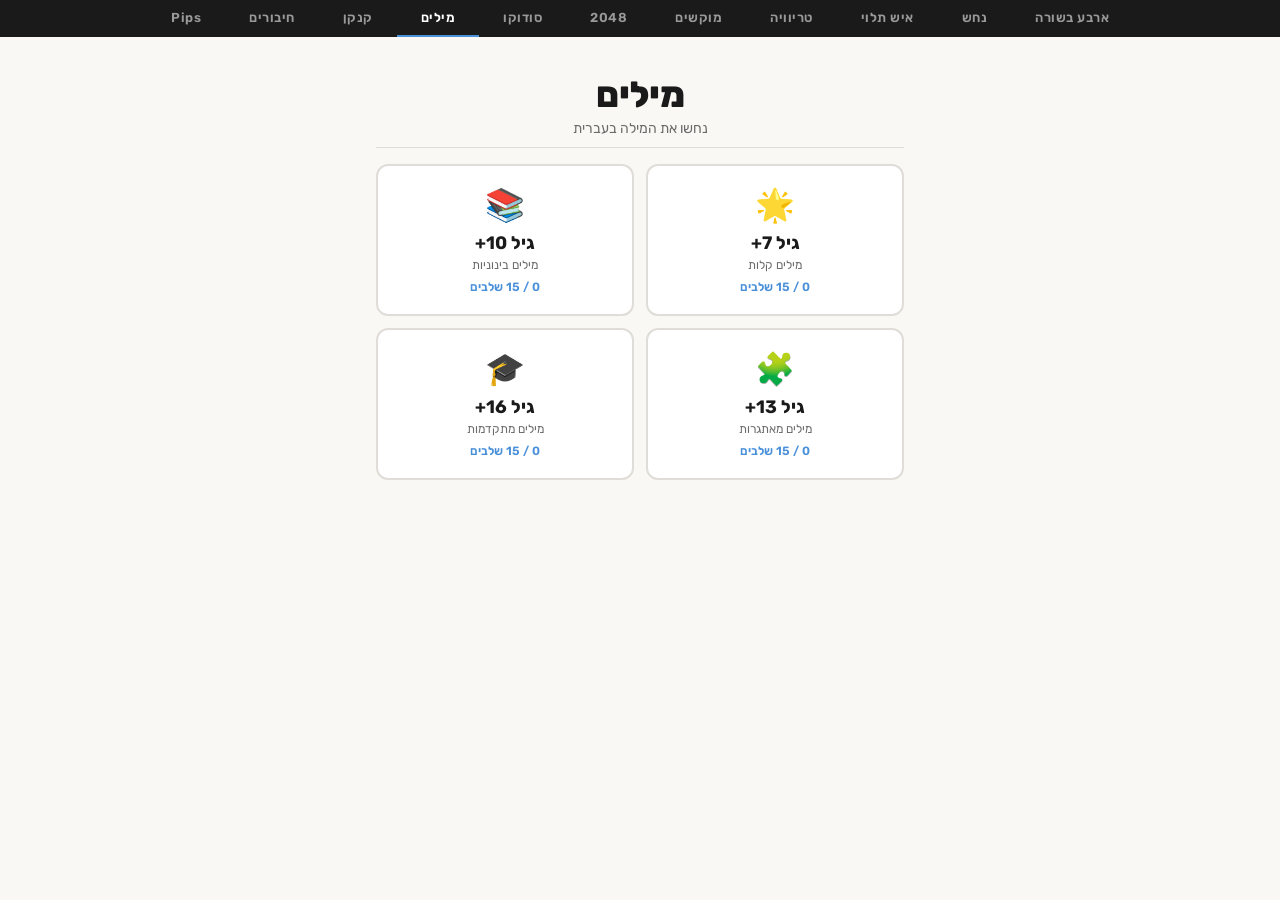
<file: wordle.html>
<!DOCTYPE html>
<html lang="he" dir="rtl">
<head>
    <meta charset="UTF-8">
    <meta name="viewport" content="width=device-width, initial-scale=1.0">
    <title>מילים - ניחוש מילים בעברית</title>
    <link href="https://fonts.googleapis.com/css2?family=Rubik:wght@300;400;500;600;700;800&display=swap" rel="stylesheet">
    <style>
        *, *::before, *::after { box-sizing: border-box; margin: 0; padding: 0; }
        :root {
            --bg: #faf8f5; --surface: #ffffff; --text: #1a1a1a;
            --text-secondary: #6b6b6b; --accent: #4a90d9; --border: #e0ddd8;
            --green: #6aaa64; --yellow: #c9b458; --gray: #787c7e;
            --key-bg: #d3d6da; --error: #e74c3c; --success: #27ae60;
        }
        body { font-family: 'Rubik', sans-serif; background: var(--bg); color: var(--text); min-height: 100vh; overflow-x: hidden; }

        .game-nav { display: flex; justify-content: center; background: #1a1a1a; direction: ltr; }
        .game-nav-link { color: #999; text-decoration: none; font-size: 13px; font-weight: 600; padding: 10px 24px; letter-spacing: 0.5px; transition: all 0.2s; border-bottom: 2px solid transparent; font-family: 'Rubik', sans-serif; }
        .game-nav-link:hover { color: #fff; }
        .game-nav-link.active { color: #fff; border-bottom-color: #4a90d9; }

        .container { max-width: 560px; margin: 0 auto; padding: 16px; }
        header { text-align: center; padding: 20px 0 10px; border-bottom: 1px solid var(--border); margin-bottom: 16px; }
        header h1 { font-size: 36px; font-weight: 800; }
        header p { color: var(--text-secondary); font-size: 14px; margin-top: 4px; }

        .hidden { display: none !important; }

        /* Home Screen */
        .home-screen { text-align: center; }
        .age-cards { display: grid; grid-template-columns: 1fr 1fr; gap: 12px; margin-top: 16px; }
        .age-card {
            background: var(--surface); border: 2px solid var(--border); border-radius: 12px;
            padding: 20px 12px; cursor: pointer; transition: all 0.2s; text-align: center;
        }
        .age-card:hover { border-color: var(--accent); transform: translateY(-2px); box-shadow: 0 4px 12px rgba(0,0,0,0.08); }
        .age-card .age-icon { font-size: 32px; margin-bottom: 8px; }
        .age-card h3 { font-size: 18px; margin-bottom: 4px; }
        .age-card p { color: var(--text-secondary); font-size: 12px; }
        .age-card .count { font-size: 12px; color: var(--accent); font-weight: 600; margin-top: 8px; }

        /* Stage Screen */
        .stage-screen { display: none; }
        .stage-screen.active { display: block; }
        .stage-header { display: flex; align-items: center; gap: 12px; margin-bottom: 16px; }
        .back-btn { background: none; border: none; font-size: 16px; cursor: pointer; font-family: 'Rubik', sans-serif; font-weight: 600; color: var(--text); }
        .back-btn:hover { color: var(--accent); }
        .stages-grid { display: grid; grid-template-columns: repeat(5, 1fr); gap: 8px; }
        .stage-btn {
            aspect-ratio: 1; border-radius: 10px; border: 2px solid var(--border); background: var(--surface);
            font-size: 18px; font-weight: 700; cursor: pointer; transition: all 0.2s; font-family: 'Rubik', sans-serif;
        }
        .stage-btn:hover { border-color: var(--accent); }
        .stage-btn.solved { background: #e8f5e9; border-color: #4caf50; color: #2e7d32; }

        /* Game Screen */
        .game-screen { display: none; }
        .game-screen.active { display: block; }

        .toolbar { display: flex; justify-content: space-between; align-items: center; margin-bottom: 12px; flex-wrap: wrap; gap: 8px; }
        .toolbar-right { display: flex; align-items: center; gap: 12px; }
        .timer { font-variant-numeric: tabular-nums; color: var(--text-secondary); font-size: 14px; direction: ltr; }
        .puzzle-info { font-weight: 600; font-size: 14px; }

        /* Board */
        .board-wrapper { display: flex; justify-content: center; margin: 12px 0; }
        .board { display: grid; gap: 5px; direction: ltr; }
        .tile {
            width: 56px; height: 56px; border: 2px solid var(--border);
            display: flex; align-items: center; justify-content: center;
            font-size: 28px; font-weight: 700; text-transform: uppercase;
            transition: transform 0.1s; background: var(--surface); border-radius: 4px;
            user-select: none;
        }
        .tile.filled { border-color: #878a8c; animation: pop 0.1s; }
        .tile.reveal { animation: flipIn 0.3s ease forwards; }
        .tile.correct { background: var(--green); color: #fff; border-color: var(--green); }
        .tile.present { background: var(--yellow); color: #fff; border-color: var(--yellow); }
        .tile.absent { background: var(--gray); color: #fff; border-color: var(--gray); }

        @keyframes pop {
            0% { transform: scale(1); }
            50% { transform: scale(1.12); }
            100% { transform: scale(1); }
        }
        @keyframes flipIn {
            0% { transform: rotateX(0); }
            50% { transform: rotateX(90deg); }
            100% { transform: rotateX(0); }
        }
        @keyframes shake {
            0%, 100% { transform: translateX(0); }
            20% { transform: translateX(-8px); }
            40% { transform: translateX(8px); }
            60% { transform: translateX(-4px); }
            80% { transform: translateX(4px); }
        }
        .shake-row { animation: shake 0.4s ease; }

        @keyframes bounce {
            0%, 100% { transform: translateY(0); }
            30% { transform: translateY(-20px); }
            60% { transform: translateY(-10px); }
        }
        .bounce { animation: bounce 0.6s ease; }

        /* Keyboard */
        .keyboard { margin-top: 12px; direction: rtl; }
        .kb-row { display: flex; justify-content: center; gap: 4px; margin-bottom: 4px; }
        .kb-key {
            height: 52px; min-width: 32px; border-radius: 6px; border: none;
            background: var(--key-bg); color: var(--text); font-size: 16px; font-weight: 600;
            cursor: pointer; font-family: 'Rubik', sans-serif; transition: all 0.15s;
            display: flex; align-items: center; justify-content: center; padding: 0 6px;
            user-select: none;
        }
        .kb-key:active { transform: scale(0.95); }
        .kb-key.wide { min-width: 56px; font-size: 13px; }
        .kb-key.correct { background: var(--green); color: #fff; }
        .kb-key.present { background: var(--yellow); color: #fff; }
        .kb-key.absent { background: var(--gray); color: #fff; }

        /* Toast */
        .toast-container {
            position: fixed; top: 80px; left: 50%; transform: translateX(-50%);
            z-index: 1000; display: flex; flex-direction: column; align-items: center; gap: 8px;
        }
        .toast {
            background: var(--text); color: #fff; padding: 10px 20px; border-radius: 8px;
            font-size: 14px; font-weight: 600; animation: toastIn 0.3s ease;
            white-space: nowrap;
        }
        @keyframes toastIn {
            from { opacity: 0; transform: translateY(-10px); }
            to { opacity: 1; transform: translateY(0); }
        }

        /* Modal */
        .modal-overlay {
            position: fixed; inset: 0; background: rgba(0,0,0,0.5); z-index: 2000;
            display: flex; align-items: center; justify-content: center;
            animation: fadeIn 0.3s;
        }
        .modal {
            background: var(--surface); border-radius: 16px; padding: 28px; max-width: 380px;
            width: 90%; text-align: center; animation: modalIn 0.3s ease;
        }
        .modal h2 { font-size: 24px; margin-bottom: 8px; }
        .modal p { color: var(--text-secondary); font-size: 14px; margin-bottom: 16px; }
        .modal .emoji-grid { font-size: 20px; line-height: 1.6; direction: ltr; margin: 12px 0; letter-spacing: 2px; }
        .modal .stats { display: grid; grid-template-columns: 1fr 1fr 1fr; gap: 12px; margin: 16px 0; }
        .modal .stat-item .stat-val { font-size: 28px; font-weight: 700; }
        .modal .stat-item .stat-label { font-size: 11px; color: var(--text-secondary); }
        .modal-btn {
            background: var(--accent); color: #fff; border: none; border-radius: 8px;
            padding: 12px 28px; font-size: 15px; font-weight: 600; cursor: pointer;
            font-family: 'Rubik', sans-serif; margin: 4px;
        }
        .modal-btn.secondary { background: var(--border); color: var(--text); }
        @keyframes fadeIn { from { opacity: 0; } to { opacity: 1; } }
        @keyframes modalIn { from { opacity: 0; transform: scale(0.9); } to { opacity: 1; transform: scale(1); } }

        /* Confetti */
        .confetti-piece {
            position: fixed; width: 10px; height: 10px; z-index: 3000;
            animation: confettiFall linear forwards; pointer-events: none;
        }
        @keyframes confettiFall {
            0% { opacity: 1; transform: translateY(0) rotate(0deg); }
            100% { opacity: 0; transform: translateY(100vh) rotate(720deg); }
        }

        @media (max-width: 420px) {
            .tile { width: 48px; height: 48px; font-size: 24px; }
            .kb-key { height: 46px; min-width: 26px; font-size: 14px; }
            .kb-key.wide { min-width: 48px; font-size: 11px; }
            .game-nav-link { padding: 10px 12px; font-size: 11px; }
        }
    </style>
</head>
<body>

<nav class="game-nav">
    <a href="index.html" class="game-nav-link">Pips</a>
    <a href="connections.html" class="game-nav-link">חיבורים</a>
    <a href="kenken.html" class="game-nav-link">קנקן</a>
    <a href="wordle.html" class="game-nav-link active">מילים</a>
    <a href="sudoku.html" class="game-nav-link">סודוקו</a>
    <a href="2048.html" class="game-nav-link">2048</a>
    <a href="memory.html" class="game-nav-link">מוקשים</a>
    <a href="trivia.html" class="game-nav-link">טריוויה</a>
    <a href="hangman.html" class="game-nav-link">איש תלוי</a>
    <a href="snake.html" class="game-nav-link">נחש</a>
    <a href="connect4.html" class="game-nav-link">ארבע בשורה</a>
</nav>

<div class="container">
    <header>
        <h1>מילים</h1>
        <p>נחשו את המילה בעברית</p>
    </header>

    <!-- Home Screen -->
    <div id="homeScreen" class="home-screen">
        <div class="age-cards" id="ageCards"></div>
    </div>

    <!-- Stage Screen -->
    <div id="stageScreen" class="stage-screen">
        <div class="stage-header">
            <button class="back-btn" onclick="showHome()">→ חזרה</button>
            <span id="stageTitle" class="puzzle-info"></span>
        </div>
        <div class="stages-grid" id="stagesGrid"></div>
    </div>

    <!-- Game Screen -->
    <div id="gameScreen" class="game-screen">
        <div class="toolbar">
            <div class="puzzle-info">
                <button class="back-btn" onclick="showStages(currentGroup)">→ חזרה</button>
                <span id="gameTitle"></span>
            </div>
            <div class="toolbar-right">
                <div class="timer" id="timer">00:00</div>
            </div>
        </div>
        <div class="board-wrapper">
            <div class="board" id="board"></div>
        </div>
        <div class="keyboard" id="keyboard"></div>
    </div>
</div>

<div class="toast-container" id="toastContainer"></div>

<script>
// ============ WORD BANKS ============
const WORDS = {
    age7: [
        "שלום","ילדה","ילדים","בית","ספר","כלבי","חתול","שמשה","מים","דגים",
        "פרחי","עציץ","שולח","כיסא","מטבח","חדרי","גינה","שמיי","ירוק","אדום",
        "לבנה","שחור","צהוב","כחול","סגול","ארנב","ציפו","עכבר","דובון","סוסי",
        "תפוח","בננה","ענבי","אבטח","לחמי","חלבי","גבינ","ביצה","עוגה","סוכר",
        "מלחי","שמנה","אורז","שעון","טלפן","מחשב","עפרו","מחקה","דפתר","תיקי",
        "נעלי","כובע","חולצ","מכנס","שמלה","גרבי","מעיל","צעיף","כפפה","משקפ",
        "שניי","רגלי","ידיי","ראשי","עיני","אוזן","פהיי","אצבע","ברכי","כתפי",
        "אימא","אבאי","סבתא","סבאי","אחות","דודה","חברה","מורה","רופא","שוטר",
        "ליצן","גיבו","מלכה","נסיך","פיות","דרקו","קסמי","כוכב","ירחי","שמשי",
        "חורף","קייץ","אביב","סתיו","גשמי","שלגי","רוחי","עננה","ברקי","קשתי",
        "אחדי","שתיי","שלוש","ארבע","חמשה","ששהי","שבעה","שמנה","תשעה","עשרה"
    ],
    age10: [
        "מדינ","ישרא","ירוש","תלאב","חיפה","נהרי","הריי","מדבר","אילת","עכוי",
        "מחשב","טלפן","מסכי","צילם","הקלט","שמיר","מקלד","עכבר","תוכנ","קובץ",
        "כדור","קבוצ","שחקן","מגרש","אימן","ניצח","הפסד","תחרו","שופט","גביע",
        "מספר","חיבר","חיסר","כפלי","חילק","שברי","אחוז","גרפי","טבלה","נוסח",
        "סיפר","שירה","מכתב","עיתן","חדשו","כתבה","סופר","דמות","עלילה","פרקי",
        "חייל","צבאי","מגני","גבור","קרבי","מלחמ","שלומ","חירו","דגלי","המנו",
        "מזגן","תנור","מקרר","כיור","מיטה","ארון","מדפי","שטיח","וילנ","מנורה",
        "רכבת","אוטו","מטוס","אניה","כביש","מנהר","גשרי","תחנה","נמלי","טיסה",
        "צמחי","זרעי","שורש","עלהי","גזעי","ענפי","פריח","יערי","חורש","דשאי",
        "עננה","סופה","ברדי","טיפה","קרחי","חומי","לחות","טמפר","רוחי","לחצי",
        "תרבו","מוזה","תיאט","סרטי","במאי","שחקן","הצגה","קולנ","זמרי","ריקוד"
    ],
    age13: [
        "דמוקר","חוקה","ממשל","כנסת","בחירו","מפלג","חקיק","אזרח","זכויו","חובו",
        "אטומ","מולק","אנרג","חומצ","בסיסי","תגוב","מסהי","נוזלי","גזיי","מוצק",
        "משוא","תאוצ","מהיר","כוחי","חיכו","מסהי","לחצי","צפיפ","נפחי","מסהי",
        "השער","תיאו","נתוח","סטטי","הסתב","ממוצ","חציו","גרפי","טבלה","מדגם",
        "רומן","נובל","שירה","מסהי","דרמה","סאטי","אירו","מטאפ","סמלי","עלילה",
        "חרדה","דיכא","מוטיב","רגשי","אמפת","תודע","זהות","ערכי","מוסר","אתיק",
        "גלקס","כוכב","כדור","מסלו","לווי","שביט","ערפי","חורי","גלים","קרינ",
        "גנטי","תאיי","דנאי","חלבו","אנזי","רקמה","איבר","מערכ","חיסנ","נוגד",
        "קפיט","שוקי","היצע","ביקו","מחיר","רווח","הפסד","מיסי","תקצי","ייצו",
        "מנהי","אסטר","ניהל","צוותי","משימ","יעדי","תכנו","ביצו","בקרה","משוב",
        "תקשר","מדיה","רשתי","שידר","עורכ","כתבי","פרסם","קהלי","מותג","נראו"
    ],
    age16: [
        "פילוס","אונטו","אפיסט","מטאפי","לוגיק","דיאלק","הרמנ","פנומנ","אתיקה","דטרמ",
        "אלגור","רקורס","מערכי","תחבי","סיבוכ","אופטי","הצפנ","פרוטו","מסדנת","שאילת",
        "אינפל","דפלצי","תמגא","מאקרו","מיקרו","פיסקל","מונטר","ליקוי","ריביו","אגחי",
        "קוגני","נוירו","סינפס","אקסון","דנדר","קורטק","לימבי","תלמס","היפוק","אמיגד",
        "סוציו","דמוגר","סטרטי","היררכ","אידאו","הגמונ","פלורל","לגיטי","נורמט","סנקצי",
        "ביואט","אקולו","סימבי","מוטצי","פנוטי","גנוטי","אלליי","דומינ","רצסיב","הומוז",
        "קוואנ","פוטונ","אלקטר","פרוטו","נויטר","קוורק","גלואו","בוזונ","פרמיו","לפטונ",
        "רטוריק","סמיוט","סמנטי","פרגמט","מורפו","פונטי","תחבי","דיסקר","נרטיב","אינטר",
        "גאופו","טקטונ","מגמהי","סיסמו","ליטוס","אסתנו","מנטלי","סובדק","הידרו","קריוס",
        "אפיגנ","טרנסק","מתילצ","היסטו","פרוטא","ציטוק","אפופט","מיטוז","מיוזה","כרומט",
        "קריפט","בלוקצ","האשיי","טוקני","מיינר","קונסנ","ביזנט","נודיי","פורקי","סמארט"
    ]
};

const AGE_GROUPS = [
    { id: 'age7', label: 'גיל 7+', icon: '🌟', desc: 'מילים קלות', maxAttempts: 7, stages: 15 },
    { id: 'age10', label: 'גיל 10+', icon: '📚', desc: 'מילים בינוניות', maxAttempts: 6, stages: 15 },
    { id: 'age13', label: 'גיל 13+', icon: '🧩', desc: 'מילים מאתגרות', maxAttempts: 6, stages: 15 },
    { id: 'age16', label: 'גיל 16+', icon: '🎓', desc: 'מילים מתקדמות', maxAttempts: 5, stages: 15 }
];

const HEBREW_KEYBOARD = [
    ['ק','ר','א','ט','ו','ן','ם','פ'],
    ['ש','ד','ג','כ','ע','י','ח','ל','ך','ף'],
    ['ENTER','ז','ס','ב','ה','נ','מ','צ','ת','ץ','BACK']
];

const ALL_HEBREW_LETTERS = 'אבגדהוזחטיכלמנסעפצקרשת'.split('');

// ============ STATE ============
let currentGroup = null;
let currentStage = null;
let targetWord = '';
let maxAttempts = 6;
let currentRow = 0;
let currentCol = 0;
let guesses = [];
let currentGuess = [];
let gameOver = false;
let timerInterval = null;
let seconds = 0;
let letterStates = {};

// ============ STORAGE ============
function getProgress() {
    try { return JSON.parse(localStorage.getItem('wordle_progress') || '{}'); } catch { return {}; }
}
function saveProgress(groupId, stageIdx, won, attempts, time) {
    const p = getProgress();
    if (!p[groupId]) p[groupId] = {};
    p[groupId][stageIdx] = { won, attempts, time, date: Date.now() };
    localStorage.setItem('wordle_progress', JSON.stringify(p));
}
function getSolvedCount(groupId) {
    const p = getProgress();
    return p[groupId] ? Object.keys(p[groupId]).length : 0;
}
function isStageSolved(groupId, stageIdx) {
    const p = getProgress();
    return p[groupId] && p[groupId][stageIdx] && p[groupId][stageIdx].won;
}

// ============ SCREENS ============
function showHome() {
    document.getElementById('homeScreen').classList.remove('hidden');
    document.getElementById('stageScreen').className = 'stage-screen';
    document.getElementById('gameScreen').className = 'game-screen';
    stopTimer();
    renderAgeCards();
}

function renderAgeCards() {
    const c = document.getElementById('ageCards');
    c.innerHTML = AGE_GROUPS.map(g => `
        <div class="age-card" onclick="showStages('${g.id}')">
            <div class="age-icon">${g.icon}</div>
            <h3>${g.label}</h3>
            <p>${g.desc}</p>
            <div class="count">${getSolvedCount(g.id)} / ${g.stages} שלבים</div>
        </div>
    `).join('');
}

function showStages(groupId) {
    currentGroup = groupId;
    const group = AGE_GROUPS.find(g => g.id === groupId);
    document.getElementById('homeScreen').classList.add('hidden');
    document.getElementById('stageScreen').className = 'stage-screen active';
    document.getElementById('gameScreen').className = 'game-screen';
    document.getElementById('stageTitle').textContent = group.label + ' - בחרו שלב';
    stopTimer();

    const grid = document.getElementById('stagesGrid');
    grid.innerHTML = '';
    for (let i = 0; i < group.stages; i++) {
        const btn = document.createElement('button');
        btn.className = 'stage-btn' + (isStageSolved(groupId, i) ? ' solved' : '');
        btn.textContent = i + 1;
        btn.onclick = () => startGame(groupId, i);
        grid.appendChild(btn);
    }
}

// ============ GAME ============
function startGame(groupId, stageIdx) {
    currentGroup = groupId;
    currentStage = stageIdx;
    const group = AGE_GROUPS.find(g => g.id === groupId);
    maxAttempts = group.maxAttempts;

    // Pick word deterministically by stage index
    const wordList = WORDS[groupId];
    targetWord = wordList[stageIdx % wordList.length];

    currentRow = 0;
    currentCol = 0;
    guesses = [];
    currentGuess = [];
    gameOver = false;
    letterStates = {};
    seconds = 0;

    document.getElementById('homeScreen').classList.add('hidden');
    document.getElementById('stageScreen').className = 'stage-screen';
    document.getElementById('gameScreen').className = 'game-screen active';
    document.getElementById('gameTitle').textContent = group.label + ' - שלב ' + (stageIdx + 1);

    buildBoard();
    buildKeyboard();
    startTimer();
}

function buildBoard() {
    const board = document.getElementById('board');
    const wordLen = targetWord.length;
    board.style.gridTemplateColumns = `repeat(${wordLen}, 56px)`;
    board.innerHTML = '';
    for (let r = 0; r < maxAttempts; r++) {
        for (let c = 0; c < wordLen; c++) {
            const tile = document.createElement('div');
            tile.className = 'tile';
            tile.id = `tile-${r}-${c}`;
            board.appendChild(tile);
        }
    }
}

function buildKeyboard() {
    const kb = document.getElementById('keyboard');
    kb.innerHTML = '';
    HEBREW_KEYBOARD.forEach(row => {
        const rowDiv = document.createElement('div');
        rowDiv.className = 'kb-row';
        row.forEach(key => {
            const btn = document.createElement('button');
            if (key === 'ENTER') {
                btn.className = 'kb-key wide';
                btn.textContent = 'אישור';
                btn.onclick = () => submitGuess();
            } else if (key === 'BACK') {
                btn.className = 'kb-key wide';
                btn.textContent = '⌫';
                btn.onclick = () => deleteLetter();
            } else {
                btn.className = 'kb-key';
                btn.textContent = key;
                btn.id = 'key-' + key;
                btn.onclick = () => addLetter(key);
            }
            rowDiv.appendChild(btn);
        });
        kb.appendChild(rowDiv);
    });
}

function rtlCol(col) {
    return targetWord.length - 1 - col;
}

function addLetter(letter) {
    if (gameOver || currentCol >= targetWord.length) return;
    currentGuess.push(letter);
    const tile = document.getElementById(`tile-${currentRow}-${rtlCol(currentCol)}`);
    tile.textContent = letter;
    tile.classList.add('filled');
    currentCol++;
}

function deleteLetter() {
    if (gameOver || currentCol <= 0) return;
    currentCol--;
    currentGuess.pop();
    const tile = document.getElementById(`tile-${currentRow}-${rtlCol(currentCol)}`);
    tile.textContent = '';
    tile.classList.remove('filled');
}

function submitGuess() {
    if (gameOver) return;
    const wordLen = targetWord.length;
    if (currentCol < wordLen) {
        shakeRow(currentRow);
        showToast('המילה קצרה מדי');
        return;
    }

    const guess = currentGuess.join('');
    guesses.push(guess);
    revealRow(currentRow, guess);
}

function revealRow(row, guess) {
    const wordLen = targetWord.length;
    const targetArr = targetWord.split('');
    const guessArr = guess.split('');
    const result = new Array(wordLen).fill('absent');

    // First pass: correct positions
    const targetCount = {};
    for (let i = 0; i < wordLen; i++) {
        if (guessArr[i] === targetArr[i]) {
            result[i] = 'correct';
        } else {
            targetCount[targetArr[i]] = (targetCount[targetArr[i]] || 0) + 1;
        }
    }

    // Second pass: present but wrong position
    for (let i = 0; i < wordLen; i++) {
        if (result[i] === 'correct') continue;
        if (targetCount[guessArr[i]] && targetCount[guessArr[i]] > 0) {
            result[i] = 'present';
            targetCount[guessArr[i]]--;
        }
    }

    // Animate tiles (RTL: first letter on right)
    for (let i = 0; i < wordLen; i++) {
        const tile = document.getElementById(`tile-${row}-${wordLen - 1 - i}`);
        setTimeout(() => {
            tile.classList.add('reveal');
            setTimeout(() => {
                tile.classList.add(result[i]);
            }, 150);
        }, i * 200);
    }

    // Update keyboard colors
    setTimeout(() => {
        for (let i = 0; i < wordLen; i++) {
            const letter = guessArr[i];
            const state = result[i];
            const priority = { correct: 3, present: 2, absent: 1 };
            if (!letterStates[letter] || priority[state] > priority[letterStates[letter]]) {
                letterStates[letter] = state;
            }
            const keyEl = document.getElementById('key-' + letter);
            if (keyEl) {
                keyEl.className = 'kb-key ' + letterStates[letter];
            }
        }

        const won = guess === targetWord;
        if (won) {
            gameOver = true;
            stopTimer();
            // Bounce winning row
            for (let i = 0; i < wordLen; i++) {
                const tile = document.getElementById(`tile-${row}-${wordLen - 1 - i}`);
                setTimeout(() => tile.classList.add('bounce'), 300 + i * 100);
            }
            launchConfetti();
            saveProgress(currentGroup, currentStage, true, row + 1, seconds);
            setTimeout(() => showResultModal(true, row + 1), 1500);
        } else if (row + 1 >= maxAttempts) {
            gameOver = true;
            stopTimer();
            saveProgress(currentGroup, currentStage, false, maxAttempts, seconds);
            setTimeout(() => showResultModal(false, maxAttempts), 1200);
        } else {
            currentRow++;
            currentCol = 0;
            currentGuess = [];
        }
    }, wordLen * 200 + 300);
}

function shakeRow(row) {
    const wordLen = targetWord.length;
    for (let i = 0; i < wordLen; i++) {
        const tile = document.getElementById(`tile-${row}-${i}`);
        tile.parentElement.classList.add('shake-row');
        setTimeout(() => tile.parentElement.classList.remove('shake-row'), 500);
    }
    // Shake just the tiles in the row by wrapping logic
    const firstTile = document.getElementById(`tile-${row}-0`);
    if (firstTile) {
        const board = document.getElementById('board');
        board.style.animation = 'shake 0.4s ease';
        setTimeout(() => board.style.animation = '', 500);
    }
}

// ============ TIMER ============
function startTimer() {
    stopTimer();
    seconds = 0;
    updateTimerDisplay();
    timerInterval = setInterval(() => {
        seconds++;
        updateTimerDisplay();
    }, 1000);
}
function stopTimer() {
    if (timerInterval) { clearInterval(timerInterval); timerInterval = null; }
}
function updateTimerDisplay() {
    const m = String(Math.floor(seconds / 60)).padStart(2, '0');
    const s = String(seconds % 60).padStart(2, '0');
    document.getElementById('timer').textContent = m + ':' + s;
}

// ============ TOAST ============
function showToast(msg, duration) {
    duration = duration || 1500;
    const c = document.getElementById('toastContainer');
    const t = document.createElement('div');
    t.className = 'toast';
    t.textContent = msg;
    c.appendChild(t);
    setTimeout(() => { t.remove(); }, duration);
}

// ============ RESULT MODAL ============
function showResultModal(won, attempts) {
    const emojiGrid = buildEmojiGrid();
    const group = AGE_GROUPS.find(g => g.id === currentGroup);

    const overlay = document.createElement('div');
    overlay.className = 'modal-overlay';
    overlay.innerHTML = `
        <div class="modal">
            <h2>${won ? '🎉 כל הכבוד!' : '😔 לא הצלחת'}</h2>
            <p>${won ? 'ניחשת את המילה ב-' + attempts + ' ניסיונות!' : 'המילה הייתה: ' + targetWord}</p>
            <div class="stats">
                <div class="stat-item">
                    <div class="stat-val">${attempts}</div>
                    <div class="stat-label">ניסיונות</div>
                </div>
                <div class="stat-item">
                    <div class="stat-val">${formatTime(seconds)}</div>
                    <div class="stat-label">זמן</div>
                </div>
                <div class="stat-item">
                    <div class="stat-val">${getSolvedCount(currentGroup)}/${group.stages}</div>
                    <div class="stat-label">שלבים</div>
                </div>
            </div>
            <div class="emoji-grid">${emojiGrid}</div>
            <div>
                <button class="modal-btn" onclick="shareResult()">📋 שיתוף</button>
                <button class="modal-btn secondary" onclick="closeModal()">סגירה</button>
            </div>
        </div>
    `;
    overlay.onclick = (e) => { if (e.target === overlay) closeModal(); };
    document.body.appendChild(overlay);
}

function closeModal() {
    const m = document.querySelector('.modal-overlay');
    if (m) m.remove();
}

function buildEmojiGrid() {
    const wordLen = targetWord.length;
    const targetArr = targetWord.split('');
    let lines = [];

    for (const guess of guesses) {
        const guessArr = guess.split('');
        const result = new Array(wordLen).fill('absent');
        const targetCount = {};

        for (let i = 0; i < wordLen; i++) {
            if (guessArr[i] === targetArr[i]) {
                result[i] = 'correct';
            } else {
                targetCount[targetArr[i]] = (targetCount[targetArr[i]] || 0) + 1;
            }
        }
        for (let i = 0; i < wordLen; i++) {
            if (result[i] === 'correct') continue;
            if (targetCount[guessArr[i]] && targetCount[guessArr[i]] > 0) {
                result[i] = 'present';
                targetCount[guessArr[i]]--;
            }
        }

        const emojiMap = { correct: '🟩', present: '🟨', absent: '⬛' };
        lines.push(result.map(r => emojiMap[r]).join(''));
    }
    return lines.join('<br>');
}

function shareResult() {
    const group = AGE_GROUPS.find(g => g.id === currentGroup);
    const won = guesses[guesses.length - 1] === targetWord;
    const score = won ? guesses.length + '/' + maxAttempts : 'X/' + maxAttempts;
    const emojiText = buildEmojiGrid().replace(/<br>/g, '\n');
    const text = `מילים - ${group.label} שלב ${currentStage + 1}\n${score}\n\n${emojiText}`;

    if (navigator.clipboard && navigator.clipboard.writeText) {
        navigator.clipboard.writeText(text).then(() => {
            showToast('הועתק ללוח!');
        }).catch(() => {
            showToast('לא הצלחתי להעתיק');
        });
    } else {
        showToast('לא זמין בדפדפן זה');
    }
}

function formatTime(s) {
    const m = Math.floor(s / 60);
    const sec = s % 60;
    return String(m).padStart(2, '0') + ':' + String(sec).padStart(2, '0');
}

// ============ CONFETTI ============
function launchConfetti() {
    const colors = ['#6aaa64', '#c9b458', '#4a90d9', '#e74c3c', '#9b59b6', '#f39c12'];
    for (let i = 0; i < 80; i++) {
        const piece = document.createElement('div');
        piece.className = 'confetti-piece';
        piece.style.left = Math.random() * 100 + 'vw';
        piece.style.top = -10 + 'px';
        piece.style.background = colors[Math.floor(Math.random() * colors.length)];
        piece.style.width = (Math.random() * 8 + 6) + 'px';
        piece.style.height = (Math.random() * 8 + 6) + 'px';
        piece.style.borderRadius = Math.random() > 0.5 ? '50%' : '2px';
        piece.style.animationDuration = (Math.random() * 2 + 1.5) + 's';
        piece.style.animationDelay = (Math.random() * 0.8) + 's';
        document.body.appendChild(piece);
        setTimeout(() => piece.remove(), 4000);
    }
}

// ============ KEYBOARD INPUT ============
document.addEventListener('keydown', (e) => {
    if (gameOver) return;
    if (document.querySelector('.modal-overlay')) return;
    if (document.getElementById('gameScreen').className.indexOf('active') === -1) return;

    if (e.key === 'Enter') {
        submitGuess();
    } else if (e.key === 'Backspace') {
        deleteLetter();
    } else {
        // Check if it's a Hebrew letter
        const hebrewLetters = 'אבגדהוזחטיכךלמםנןסעפףצץקרשת';
        if (hebrewLetters.includes(e.key)) {
            // Normalize final forms to regular forms
            const finalToRegular = { 'ך': 'כ', 'ם': 'מ', 'ן': 'נ', 'ף': 'פ', 'ץ': 'צ' };
            const letter = finalToRegular[e.key] || e.key;
            addLetter(letter);
        }
    }
});

// ============ INIT ============
showHome();
</script>
</body>
</html>
</file>
<file: css/style.css>
/* === Reset & Base === */
*, *::before, *::after { box-sizing: border-box; margin: 0; padding: 0; }

/* === Game Navigation === */
.game-nav {
    display: flex;
    justify-content: center;
    gap: 0;
    background: #1a1a1a;
    padding: 0;
}

.game-nav-link {
    color: #999;
    text-decoration: none;
    font-family: 'Inter', sans-serif;
    font-size: 13px;
    font-weight: 600;
    padding: 10px 24px;
    letter-spacing: 0.5px;
    transition: all 0.2s;
    border-bottom: 2px solid transparent;
}

.game-nav-link:hover { color: #fff; }
.game-nav-link.active { color: #fff; border-bottom-color: #4a90d9; }

:root {
    --bg: #faf8f5;
    --surface: #ffffff;
    --text: #1a1a1a;
    --text-muted: #6b6b6b;
    --border: #e0ddd8;
    --accent: #4a90d9;
    --accent-hover: #3a7bc8;
    --success: #4caf50;
    --error: #e74c3c;
    --gold: #f0c040;

    --region-blue: #d4e6f9;
    --region-green: #d4f0d4;
    --region-yellow: #fdf3d0;
    --region-pink: #f9d4e6;
    --region-purple: #e4d4f9;
    --region-orange: #f9e0d4;
    --region-teal: #d4f0ef;

    --shadow-sm: 0 1px 3px rgba(0,0,0,0.08);
    --shadow-md: 0 4px 12px rgba(0,0,0,0.1);
    --shadow-lg: 0 8px 30px rgba(0,0,0,0.12);
    --radius: 12px;
    --radius-sm: 8px;
}

body {
    font-family: 'Inter', -apple-system, BlinkMacSystemFont, sans-serif;
    background: var(--bg);
    color: var(--text);
    min-height: 100vh;
    overflow-x: hidden;
}

/* === Header === */
.header {
    display: flex;
    align-items: center;
    justify-content: space-between;
    padding: 12px 20px;
    border-bottom: 1px solid var(--border);
    background: var(--surface);
    position: sticky;
    top: 0;
    z-index: 100;
}

.header-center { text-align: center; }

.logo {
    font-family: 'Playfair Display', serif;
    font-size: 28px;
    font-weight: 700;
    letter-spacing: 2px;
}

.tagline {
    font-size: 11px;
    color: var(--text-muted);
    text-transform: uppercase;
    letter-spacing: 1.5px;
    margin-top: -2px;
}

.header-left, .header-right { display: flex; gap: 8px; }

.btn-icon {
    background: none;
    border: none;
    cursor: pointer;
    padding: 8px;
    border-radius: var(--radius-sm);
    color: var(--text);
    transition: background 0.2s;
}
.btn-icon:hover { background: #f0ede8; }

/* === Screens === */
.screen { display: none; }
.screen.active { display: block; }

/* === Home Screen === */
.home-hero {
    text-align: center;
    padding: 50px 20px 40px;
}

.hero-domino {
    display: inline-flex;
    background: var(--surface);
    border: 2px solid var(--text);
    border-radius: 10px;
    overflow: hidden;
    margin-bottom: 30px;
    box-shadow: var(--shadow-md);
}

.hero-pip-half {
    width: 60px;
    height: 80px;
    display: grid;
    grid-template-columns: repeat(2, 1fr);
    grid-template-rows: repeat(3, 1fr);
    place-items: center;
    padding: 8px;
}

.hero-pip-half:first-child { border-right: 2px solid var(--text); }

.hero-pip-half .pip {
    width: 10px;
    height: 10px;
    background: var(--text);
    border-radius: 50%;
}

.home-title {
    font-family: 'Playfair Display', serif;
    font-size: 32px;
    line-height: 1.3;
    margin-bottom: 12px;
}

.home-subtitle {
    color: var(--text-muted);
    font-size: 16px;
    max-width: 400px;
    margin: 0 auto;
}

/* === Difficulty Selector === */
.difficulty-selector {
    max-width: 600px;
    margin: 0 auto;
    padding: 0 20px 40px;
}

.section-title {
    font-size: 14px;
    text-transform: uppercase;
    letter-spacing: 1.5px;
    color: var(--text-muted);
    margin-bottom: 16px;
    font-weight: 600;
}

.difficulty-cards {
    display: flex;
    flex-direction: column;
    gap: 10px;
}

.difficulty-card {
    display: grid;
    grid-template-columns: 80px 1fr auto;
    grid-template-rows: auto auto;
    align-items: center;
    gap: 2px 16px;
    background: var(--surface);
    border: 1px solid var(--border);
    border-radius: var(--radius);
    padding: 16px 20px;
    cursor: pointer;
    transition: all 0.2s;
    text-align: left;
}

.difficulty-card:hover {
    border-color: var(--accent);
    box-shadow: var(--shadow-sm);
    transform: translateY(-1px);
}

.diff-icon {
    grid-row: span 2;
    font-size: 10px;
    letter-spacing: 4px;
    color: var(--accent);
}

.diff-name {
    font-weight: 600;
    font-size: 16px;
}

.diff-desc {
    font-size: 13px;
    color: var(--text-muted);
}

.diff-progress {
    grid-row: span 2;
    width: 60px;
    height: 6px;
    background: #eee;
    border-radius: 3px;
    overflow: hidden;
}

.progress-fill {
    display: block;
    height: 100%;
    background: var(--accent);
    border-radius: 3px;
    transition: width 0.3s;
    width: 0%;
}

.diff-count {
    display: none;
}

/* === Stages Panel === */
.stages-panel {
    display: none;
    max-width: 600px;
    margin: 0 auto;
    padding: 30px 20px 40px;
}

.stages-panel.active { display: block; }

.stages-grid {
    display: grid;
    grid-template-columns: repeat(auto-fill, minmax(100px, 1fr));
    gap: 12px;
    margin-bottom: 24px;
}

.stage-card {
    background: var(--surface);
    border: 2px solid var(--border);
    border-radius: var(--radius);
    padding: 20px 12px;
    text-align: center;
    cursor: pointer;
    transition: all 0.2s;
    position: relative;
}

.stage-card:hover {
    border-color: var(--accent);
    transform: translateY(-2px);
    box-shadow: var(--shadow-sm);
}

.stage-card.locked {
    opacity: 0.5;
    cursor: not-allowed;
}

.stage-card.completed {
    border-color: var(--success);
    background: #f0faf0;
}

.stage-card.completed::after {
    content: '✓';
    position: absolute;
    top: 6px;
    right: 8px;
    color: var(--success);
    font-weight: 700;
    font-size: 14px;
}

.stage-num {
    font-size: 24px;
    font-weight: 700;
    color: var(--accent);
}

.stage-stars {
    font-size: 12px;
    color: #ddd;
    margin-top: 6px;
    letter-spacing: 2px;
}

.stage-stars .earned { color: var(--gold); }

.btn-back {
    background: none;
    border: none;
    cursor: pointer;
    font-size: 14px;
    color: var(--text-muted);
    padding: 8px 0;
    font-weight: 500;
    transition: color 0.2s;
}
.btn-back:hover { color: var(--text); }

/* === Game Screen === */
.game-toolbar {
    display: flex;
    align-items: center;
    justify-content: space-between;
    padding: 12px 20px;
    border-bottom: 1px solid var(--border);
    background: var(--surface);
}

.game-info {
    display: flex;
    align-items: center;
    gap: 10px;
}

.level-badge {
    background: var(--accent);
    color: white;
    padding: 3px 10px;
    border-radius: 20px;
    font-size: 12px;
    font-weight: 600;
    text-transform: uppercase;
}

.stage-label {
    font-weight: 600;
    font-size: 15px;
}

.game-controls {
    display: flex;
    align-items: center;
    gap: 10px;
}

.timer {
    font-variant-numeric: tabular-nums;
    font-weight: 600;
    font-size: 16px;
    min-width: 50px;
    text-align: center;
}

.btn-small {
    background: none;
    border: 1px solid var(--border);
    cursor: pointer;
    padding: 6px 10px;
    border-radius: var(--radius-sm);
    display: flex;
    align-items: center;
    gap: 4px;
    font-size: 13px;
    font-weight: 500;
    color: var(--text);
    transition: all 0.2s;
}
.btn-small:hover { background: #f0ede8; }

/* === Game Area === */
.game-area {
    display: flex;
    flex-direction: column;
    align-items: center;
    padding: 24px 20px;
    gap: 24px;
}

/* === Conditions Panel === */
.conditions-panel {
    display: flex;
    flex-wrap: wrap;
    gap: 8px;
    justify-content: center;
    max-width: 500px;
}

.condition-tag {
    display: flex;
    align-items: center;
    gap: 8px;
    padding: 8px 14px;
    border-radius: 10px;
    font-size: 13px;
    font-weight: 500;
    border: 2px solid var(--border);
    background: var(--surface);
    transition: all 0.3s;
}

.condition-tag .color-dot {
    width: 16px;
    height: 16px;
    border-radius: 4px;
    border: 1px solid rgba(0,0,0,0.15);
    flex-shrink: 0;
}

.condition-tag .cond-label {
    font-weight: 800;
    font-size: 15px;
    min-width: 28px;
    text-align: center;
}

.condition-tag .cond-desc {
    font-size: 12px;
    color: var(--text-muted);
    font-weight: 400;
}

.condition-tag.satisfied {
    border-color: var(--success);
    background: #f0faf0;
}

.condition-tag.violated {
    border-color: var(--error);
    background: #fdf0ef;
}

/* === Grid === */
.grid-container {
    position: relative;
}

.grid {
    display: grid;
    gap: 0;
    border-radius: 6px;
    overflow: hidden;
}

.grid-cell {
    width: 70px;
    height: 70px;
    display: flex;
    align-items: center;
    justify-content: center;
    position: relative;
    border: 1px solid rgba(0,0,0,0.12);
    transition: all 0.2s;
}

.grid-cell.drop-target {
    outline: 3px dashed var(--accent);
    outline-offset: -3px;
}

/* Region label on grid */
.region-label {
    position: absolute;
    top: 3px;
    left: 4px;
    font-size: 11px;
    font-weight: 700;
    color: rgba(0,0,0,0.55);
    pointer-events: none;
    z-index: 2;
    line-height: 1;
    letter-spacing: 0.3px;
    text-shadow: 0 0 3px rgba(255,255,255,0.6);
}

.grid-cell .cell-pip-display {
    width: 54px;
    height: 54px;
    display: flex;
    align-items: center;
    justify-content: center;
    pointer-events: none;
}

.grid-cell .cell-pip-display .pip-container {
    display: grid;
    width: 50px;
    height: 50px;
    place-items: center;
}

.grid-cell .cell-pip-display .pip-dot {
    width: 11px;
    height: 11px;
    background: var(--text);
    border-radius: 50%;
    box-shadow: 0 1px 2px rgba(0,0,0,0.2);
}

.grid-cell.has-domino {
    cursor: grab;
}

/* Blocked / inactive cells */
.grid-cell.blocked {
    background: #2a2a2a !important;
    cursor: default;
    border-color: #2a2a2a;
}

.grid-cell.hint-cell {
    animation: hintPulse 1.5s ease-in-out 3;
}

@keyframes hintPulse {
    0%, 100% { outline: none; }
    50% { outline: 3px solid var(--gold); outline-offset: -3px; }
}

/* Region borders */
.grid-cell.border-top { border-top: 2px solid var(--text); }
.grid-cell.border-bottom { border-bottom: 2px solid var(--text); }
.grid-cell.border-left { border-left: 2px solid var(--text); }
.grid-cell.border-right { border-right: 2px solid var(--text); }

/* === Dominoes Tray === */
.dominoes-tray {
    width: 100%;
    max-width: 500px;
}

.tray-title {
    font-size: 13px;
    text-transform: uppercase;
    letter-spacing: 1px;
    color: var(--text-muted);
    margin-bottom: 12px;
    text-align: center;
}

.tray-items {
    display: flex;
    flex-wrap: wrap;
    gap: 10px;
    justify-content: center;
}

.domino {
    display: flex;
    background: var(--surface);
    border: 2px solid var(--text);
    border-radius: 8px;
    cursor: grab;
    transition: all 0.2s;
    box-shadow: var(--shadow-sm);
    user-select: none;
}

.domino:hover {
    box-shadow: var(--shadow-md);
    transform: translateY(-2px);
}

.domino.selected {
    outline: 3px solid var(--accent);
    outline-offset: 2px;
    box-shadow: 0 0 0 6px rgba(74, 144, 217, 0.2), var(--shadow-md);
    transform: translateY(-3px);
}

/* === Drag Ghost === */
.domino-ghost {
    position: fixed;
    z-index: 9999;
    pointer-events: none;
    display: flex;
    background: var(--surface);
    border: 2px solid var(--text);
    border-radius: 8px;
    box-shadow: 0 8px 24px rgba(0,0,0,0.25);
    opacity: 0.9;
    transform: scale(1.05);
}

.domino-ghost.vertical { flex-direction: column; }

.domino-ghost .ghost-half {
    width: 50px;
    height: 50px;
    display: flex;
    align-items: center;
    justify-content: center;
}

.domino-ghost .pip-container {
    display: grid;
    width: 40px;
    height: 40px;
    place-items: center;
}

.domino-ghost .pip-dot {
    width: 8px;
    height: 8px;
    background: var(--text);
    border-radius: 50%;
}

.domino-ghost.horizontal .ghost-half:first-child { border-right: 2px solid var(--text); }
.domino-ghost.vertical .ghost-half:first-child { border-bottom: 2px solid var(--text); }

/* === Placed Domino Visuals === */
.grid-cell.has-domino {
    cursor: grab;
}

.grid-cell.domino-left {
    box-shadow: inset 0 3px 0 0 #333, inset 0 -3px 0 0 #333, inset 3px 0 0 0 #333;
    border-top-left-radius: 6px;
    border-bottom-left-radius: 6px;
}

.grid-cell.domino-right {
    box-shadow: inset 0 3px 0 0 #333, inset 0 -3px 0 0 #333, inset -3px 0 0 0 #333;
    border-top-right-radius: 6px;
    border-bottom-right-radius: 6px;
}

.grid-cell.domino-top {
    box-shadow: inset 3px 0 0 0 #333, inset -3px 0 0 0 #333, inset 0 3px 0 0 #333;
    border-top-left-radius: 6px;
    border-top-right-radius: 6px;
}

.grid-cell.domino-bottom {
    box-shadow: inset 3px 0 0 0 #333, inset -3px 0 0 0 #333, inset 0 -3px 0 0 #333;
    border-bottom-left-radius: 6px;
    border-bottom-right-radius: 6px;
}

.grid-cell.domino-single {
    box-shadow: inset 0 0 0 3px #333;
    border-radius: 6px;
}

.domino.single-tile .domino-half {
    border: none !important;
}

.domino-ghost.single-tile .ghost-half {
    border: none !important;
}

/* Drop highlight */
.grid-cell.drop-highlight {
    outline: 3px solid var(--accent);
    outline-offset: -3px;
    background-color: rgba(74, 144, 217, 0.15) !important;
}

.domino.vertical {
    flex-direction: column;
}

.domino.placed {
    display: none;
}

.domino-half {
    width: 50px;
    height: 50px;
    display: flex;
    align-items: center;
    justify-content: center;
    position: relative;
}

.domino.horizontal .domino-half:first-child {
    border-right: 2px solid var(--text);
}

.domino.vertical .domino-half:first-child {
    border-bottom: 2px solid var(--text);
}

.domino-half .pip-container {
    display: grid;
    width: 40px;
    height: 40px;
    place-items: center;
}

.domino-half .pip-dot {
    width: 8px;
    height: 8px;
    background: var(--text);
    border-radius: 50%;
}

/* Pip layouts */
.pip-container.pips-0 { grid-template: 1fr / 1fr; }
.pip-container.pips-1 { grid-template: 1fr / 1fr; }
.pip-container.pips-2 { grid-template: 1fr 1fr / 1fr; }
.pip-container.pips-3 { grid-template: 1fr 1fr 1fr / 1fr; }
.pip-container.pips-4 { grid-template: 1fr 1fr / 1fr 1fr; }
.pip-container.pips-5 { grid-template: 1fr 1fr 1fr / 1fr 1fr; }
.pip-container.pips-6 { grid-template: 1fr 1fr 1fr / 1fr 1fr; }

/* === Game Actions === */
.game-actions {
    display: flex;
    gap: 12px;
    justify-content: center;
    padding: 0 20px 30px;
}

.btn-primary {
    background: var(--accent);
    color: white;
    border: none;
    padding: 12px 32px;
    border-radius: var(--radius-sm);
    font-size: 15px;
    font-weight: 600;
    cursor: pointer;
    transition: all 0.2s;
}
.btn-primary:hover { background: var(--accent-hover); }

.btn-secondary {
    background: var(--surface);
    color: var(--text);
    border: 1px solid var(--border);
    padding: 12px 24px;
    border-radius: var(--radius-sm);
    font-size: 15px;
    font-weight: 500;
    cursor: pointer;
    transition: all 0.2s;
}
.btn-secondary:hover { background: #f0ede8; }

/* === Modals === */
.modal-overlay {
    display: none;
    position: fixed;
    inset: 0;
    background: rgba(0,0,0,0.4);
    z-index: 1000;
    align-items: center;
    justify-content: center;
    padding: 20px;
    backdrop-filter: blur(4px);
}
.modal-overlay.active {
    display: flex;
}

.modal {
    background: var(--surface);
    border-radius: var(--radius);
    box-shadow: var(--shadow-lg);
    max-width: 460px;
    width: 100%;
    max-height: 80vh;
    overflow-y: auto;
    padding: 32px;
    position: relative;
    animation: modalIn 0.3s ease;
}

@keyframes modalIn {
    from { transform: translateY(20px); opacity: 0; }
    to { transform: translateY(0); opacity: 1; }
}

.modal h2 {
    font-family: 'Playfair Display', serif;
    font-size: 24px;
    margin-bottom: 20px;
    text-align: center;
}

.modal-close {
    position: absolute;
    top: 16px;
    right: 16px;
    background: none;
    border: none;
    font-size: 24px;
    cursor: pointer;
    color: var(--text-muted);
    padding: 4px;
}

/* === Win Modal === */
.win-modal { text-align: center; }

.win-stars {
    font-size: 40px;
    margin-bottom: 16px;
}

.star { color: #ddd; transition: color 0.3s, transform 0.3s; }
.star.active { color: var(--gold); transform: scale(1.2); }

.win-title {
    font-family: 'Playfair Display', serif;
    font-size: 28px;
    margin-bottom: 12px;
}

.win-time, .win-hints {
    color: var(--text-muted);
    font-size: 14px;
    margin-bottom: 4px;
}

.win-actions {
    display: flex;
    flex-direction: column;
    gap: 10px;
    margin-top: 24px;
}

/* === Help Modal === */
.help-step {
    display: flex;
    gap: 16px;
    margin-bottom: 20px;
}

.help-num {
    width: 32px;
    height: 32px;
    background: var(--accent);
    color: white;
    border-radius: 50%;
    display: flex;
    align-items: center;
    justify-content: center;
    font-weight: 700;
    font-size: 14px;
    flex-shrink: 0;
}

.help-step h4 { margin-bottom: 4px; font-size: 15px; }
.help-step p { color: var(--text-muted); font-size: 14px; line-height: 1.5; }

.help-section { margin-top: 24px; }
.help-section h3 { font-size: 16px; margin-bottom: 12px; }

.condition-list { display: flex; flex-direction: column; gap: 8px; }

.cond-item {
    display: flex;
    align-items: center;
    gap: 12px;
    font-size: 14px;
}

.cond-symbol {
    background: #f0ede8;
    padding: 4px 10px;
    border-radius: 6px;
    font-weight: 700;
    font-size: 15px;
    min-width: 50px;
    text-align: center;
}

/* === Stats === */
.stats-grid {
    display: grid;
    grid-template-columns: 1fr 1fr;
    gap: 12px;
    margin-bottom: 24px;
}

.stat-box {
    background: #f8f6f2;
    padding: 16px;
    border-radius: var(--radius-sm);
    text-align: center;
}

.stat-num {
    font-size: 28px;
    font-weight: 700;
    color: var(--accent);
}

.stat-label {
    font-size: 12px;
    color: var(--text-muted);
    margin-top: 4px;
    text-transform: uppercase;
    letter-spacing: 0.5px;
}

/* === Responsive === */
@media (max-width: 500px) {
    .grid-cell {
        width: 56px;
        height: 56px;
    }
    .domino-half {
        width: 44px;
        height: 44px;
    }
    .home-title { font-size: 26px; }
    .difficulty-card { grid-template-columns: 60px 1fr auto; padding: 12px 16px; }
}

/* === Shake Animation === */
@keyframes shake {
    0%, 100% { transform: translateX(0); }
    25% { transform: translateX(-4px); }
    75% { transform: translateX(4px); }
}
.shake { animation: shake 0.3s ease-in-out 2; }

/* === Confetti === */
.confetti-container {
    position: fixed;
    inset: 0;
    pointer-events: none;
    z-index: 2000;
    overflow: hidden;
}

.confetti-piece {
    position: absolute;
    width: 10px;
    height: 10px;
    top: -10px;
    animation: confettiFall 3s ease-in forwards;
}

@keyframes confettiFall {
    0% { transform: translateY(0) rotate(0deg); opacity: 1; }
    100% { transform: translateY(100vh) rotate(720deg); opacity: 0; }
}
</file>
